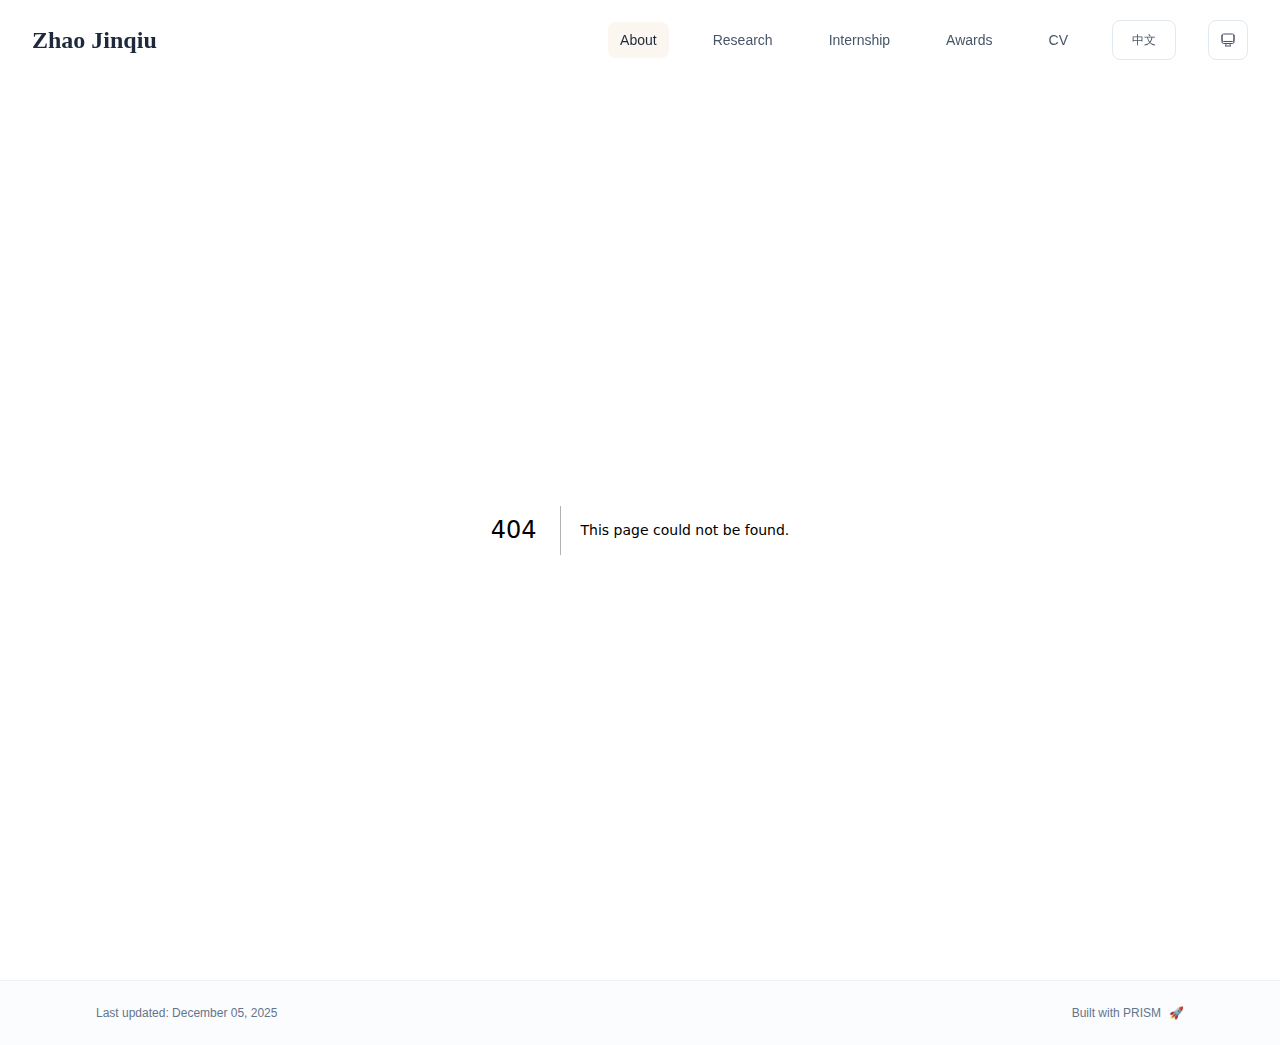
<file: 404/index.html>
<!DOCTYPE html><html lang="en" class="scroll-smooth"><head><meta charSet="utf-8"/><meta name="viewport" content="width=device-width, initial-scale=1"/><link rel="stylesheet" href="/_next/static/css/98bbb1cee2c82b15.css" data-precedence="next"/><link rel="preload" as="script" fetchPriority="low" href="/_next/static/chunks/webpack-679b75d1c4c2027c.js"/><script src="/_next/static/chunks/4bd1b696-70b6d399998de86a.js" async=""></script><script src="/_next/static/chunks/684-5aaa8290a129f299.js" async=""></script><script src="/_next/static/chunks/main-app-9e353c689062154a.js" async=""></script><script src="/_next/static/chunks/17-9c04c9413a9f9f1f.js" async=""></script><script src="/_next/static/chunks/244-4d871f3be16e85f2.js" async=""></script><script src="/_next/static/chunks/380-48dd181d62896b27.js" async=""></script><script src="/_next/static/chunks/app/layout-5d71245a5e1b1731.js" async=""></script><meta name="robots" content="noindex"/><title>404: This page could not be found.</title><link rel="icon" href="/favicon.svg" type="image/svg+xml"/><script>
              try {
                const theme = localStorage.getItem('theme-storage');
                const parsed = theme ? JSON.parse(theme) : null;
                const setting = parsed?.state?.theme || 'system';
                const prefersDark = typeof window !== 'undefined' && window.matchMedia && window.matchMedia('(prefers-color-scheme: dark)').matches;
                const effective = setting === 'dark' ? 'dark' : (setting === 'light' ? 'light' : (prefersDark ? 'dark' : 'light'));
                var root = document.documentElement;
                root.classList.add(effective);
                root.setAttribute('data-theme', effective);
              } catch (e) {
                var root = document.documentElement;
                root.classList.add('light');
                root.setAttribute('data-theme', 'light');
              }
            </script><title>Zhao Jinqiu - 个人主页</title><meta name="description" content="Zhao Jinqiu&#x27;s personal website"/><meta name="author" content="Zhao Jinqiu"/><meta name="keywords" content="zhaojinqiu,Zhao Jinqiu,赵锦秋,个人主页"/><meta name="creator" content="Zhao Jinqiu"/><meta name="publisher" content="Zhao Jinqiu"/><meta property="og:title" content="Zhao Jinqiu"/><meta property="og:description" content="Master student at National University of Singapore."/><meta property="og:site_name" content="Zhao Jinqiu&#x27;s Academic Website"/><meta property="og:locale" content="en_US"/><meta property="og:type" content="website"/><meta name="twitter:card" content="summary"/><meta name="twitter:title" content="Zhao Jinqiu"/><meta name="twitter:description" content="Master student at National University of Singapore."/><link rel="icon" href="/favicon.svg"/><script>document.querySelectorAll('body link[rel="icon"], body link[rel="apple-touch-icon"]').forEach(el => document.head.appendChild(el))</script><script src="/_next/static/chunks/polyfills-42372ed130431b0a.js" noModule=""></script></head><body class="font-sans antialiased"><div style="visibility:hidden"><nav class="fixed top-0 left-0 right-0 z-50" data-headlessui-state=""><div class="transition-all duration-300 ease-out bg-transparent" style="transform:translateY(-100px)"><div class="max-w-7xl mx-auto px-4 sm:px-6 lg:px-8"><div class="flex justify-between items-center h-16 lg:h-20"><div class="flex-shrink-0" tabindex="0"><a class="text-xl lg:text-2xl font-serif font-semibold text-primary hover:text-accent transition-colors duration-200" href="/">Zhao Jinqiu</a></div><div class="hidden lg:block"><div class="ml-10 flex items-center space-x-8"><div class="flex items-baseline space-x-8"><a class="relative px-3 py-2 text-sm font-medium transition-all duration-200 rounded hover:bg-accent/10 hover:shadow-sm text-primary" href="/"><span class="relative z-10">About</span><div class="absolute inset-0 bg-accent/10 rounded-lg"></div></a><a class="relative px-3 py-2 text-sm font-medium transition-all duration-200 rounded hover:bg-accent/10 hover:shadow-sm text-neutral-600 hover:text-primary" href="/publications/"><span class="relative z-10">Research</span></a><a class="relative px-3 py-2 text-sm font-medium transition-all duration-200 rounded hover:bg-accent/10 hover:shadow-sm text-neutral-600 hover:text-primary" href="/teaching/"><span class="relative z-10">Internship</span></a><a class="relative px-3 py-2 text-sm font-medium transition-all duration-200 rounded hover:bg-accent/10 hover:shadow-sm text-neutral-600 hover:text-primary" href="/awards/"><span class="relative z-10">Awards</span></a><a class="relative px-3 py-2 text-sm font-medium transition-all duration-200 rounded hover:bg-accent/10 hover:shadow-sm text-neutral-600 hover:text-primary" href="/cv/"><span class="relative z-10">CV</span></a></div><div class="flex items-center justify-center w-10 h-10 rounded-lg border border-neutral-200 dark:border-[rgba(148,163,184,0.24)] bg-background dark:bg-neutral-800"><div class="w-4 h-4 rounded-full bg-neutral-300 animate-pulse"></div></div><div class="flex items-center justify-center w-10 h-10 rounded-lg border border-neutral-200 dark:border-[rgba(148,163,184,0.24)] bg-background dark:bg-neutral-800"><div class="w-4 h-4 rounded-full bg-neutral-300 animate-pulse"></div></div></div></div><div class="lg:hidden flex items-center space-x-2"><div class="flex items-center justify-center w-10 h-10 rounded-lg border border-neutral-200 dark:border-[rgba(148,163,184,0.24)] bg-background dark:bg-neutral-800"><div class="w-4 h-4 rounded-full bg-neutral-300 animate-pulse"></div></div><div class="flex items-center justify-center w-10 h-10 rounded-lg border border-neutral-200 dark:border-[rgba(148,163,184,0.24)] bg-background dark:bg-neutral-800"><div class="w-4 h-4 rounded-full bg-neutral-300 animate-pulse"></div></div><button class="inline-flex items-center justify-center p-2 rounded-md text-neutral-600 hover:text-primary hover:bg-neutral-100 dark:hover:bg-neutral-800 focus:outline-none focus:ring-2 focus:ring-inset focus:ring-accent transition-colors duration-200" id="headlessui-disclosure-button-«R7pdb»" type="button" aria-expanded="false" data-headlessui-state=""><span class="sr-only">Open main menu</span><div><svg xmlns="http://www.w3.org/2000/svg" fill="none" viewBox="0 0 24 24" stroke-width="1.5" stroke="currentColor" aria-hidden="true" data-slot="icon" class="block h-6 w-6"><path stroke-linecap="round" stroke-linejoin="round" d="M3.75 6.75h16.5M3.75 12h16.5m-16.5 5.25h16.5"></path></svg></div></button></div></div></div></div></nav><main class="min-h-screen pt-16 lg:pt-20"><div style="font-family:system-ui,&quot;Segoe UI&quot;,Roboto,Helvetica,Arial,sans-serif,&quot;Apple Color Emoji&quot;,&quot;Segoe UI Emoji&quot;;height:100vh;text-align:center;display:flex;flex-direction:column;align-items:center;justify-content:center"><div><style>body{color:#000;background:#fff;margin:0}.next-error-h1{border-right:1px solid rgba(0,0,0,.3)}@media (prefers-color-scheme:dark){body{color:#fff;background:#000}.next-error-h1{border-right:1px solid rgba(255,255,255,.3)}}</style><h1 class="next-error-h1" style="display:inline-block;margin:0 20px 0 0;padding:0 23px 0 0;font-size:24px;font-weight:500;vertical-align:top;line-height:49px">404</h1><div style="display:inline-block"><h2 style="font-size:14px;font-weight:400;line-height:49px;margin:0">This page could not be found.</h2></div></div></div><!--$--><!--/$--><!--$--><!--/$--></main><footer class="border-t border-neutral-200/50 bg-neutral-50/50 dark:bg-neutral-900/50 dark:border-neutral-700/50"><div class="max-w-6xl mx-auto px-4 sm:px-6 lg:px-8 py-6"><div class="flex flex-col sm:flex-row justify-between items-center gap-2"><p class="text-xs text-neutral-500">Last updated: <!-- -->December 05, 2025</p><p class="text-xs text-neutral-500 flex items-center"><a href="https://github.com/xyjoey/PRISM" target="_blank" rel="noopener noreferrer">Built with PRISM</a><span class="ml-2">🚀</span></p></div></div></footer></div><script src="/_next/static/chunks/webpack-679b75d1c4c2027c.js" async=""></script><script>(self.__next_f=self.__next_f||[]).push([0])</script><script>self.__next_f.push([1,"1:\"$Sreact.fragment\"\n2:I[3719,[\"17\",\"static/chunks/17-9c04c9413a9f9f1f.js\",\"244\",\"static/chunks/244-4d871f3be16e85f2.js\",\"380\",\"static/chunks/380-48dd181d62896b27.js\",\"177\",\"static/chunks/app/layout-5d71245a5e1b1731.js\"],\"ThemeProvider\"]\n3:I[4574,[\"17\",\"static/chunks/17-9c04c9413a9f9f1f.js\",\"244\",\"static/chunks/244-4d871f3be16e85f2.js\",\"380\",\"static/chunks/380-48dd181d62896b27.js\",\"177\",\"static/chunks/app/layout-5d71245a5e1b1731.js\"],\"default\"]\n4:I[7555,[],\"\"]\n5:I[1295,[],\"\"]\n6:I[2548,[\"17\",\"static/chunks/17-9c04c9413a9f9f1f.js\",\"244\",\"static/chunks/244-4d871f3be16e85f2.js\",\"380\",\"static/chunks/380-48dd181d62896b27.js\",\"177\",\"static/chunks/app/layout-5d71245a5e1b1731.js\"],\"default\"]\n7:I[9665,[],\"MetadataBoundary\"]\n9:I[9665,[],\"OutletBoundary\"]\nc:I[4911,[],\"AsyncMetadataOutlet\"]\ne:I[9665,[],\"ViewportBoundary\"]\n10:I[6614,[],\"\"]\n:HL[\"/_next/static/css/98bbb1cee2c82b15.css\",\"style\"]\n"])</script><script>self.__next_f.push([1,"0:{\"P\":null,\"b\":\"mYPCqkgKJKBP6d5zm3p8T\",\"p\":\"\",\"c\":[\"\",\"_not-found\",\"\"],\"i\":false,\"f\":[[[\"\",{\"children\":[\"/_not-found\",{\"children\":[\"__PAGE__\",{}]}]},\"$undefined\",\"$undefined\",true],[\"\",[\"$\",\"$1\",\"c\",{\"children\":[[[\"$\",\"link\",\"0\",{\"rel\":\"stylesheet\",\"href\":\"/_next/static/css/98bbb1cee2c82b15.css\",\"precedence\":\"next\",\"crossOrigin\":\"$undefined\",\"nonce\":\"$undefined\"}]],[\"$\",\"html\",null,{\"lang\":\"en\",\"className\":\"scroll-smooth\",\"suppressHydrationWarning\":true,\"children\":[[\"$\",\"head\",null,{\"children\":[[\"$\",\"link\",null,{\"rel\":\"icon\",\"href\":\"/favicon.svg\",\"type\":\"image/svg+xml\"}],[\"$\",\"script\",null,{\"dangerouslySetInnerHTML\":{\"__html\":\"\\n              try {\\n                const theme = localStorage.getItem('theme-storage');\\n                const parsed = theme ? JSON.parse(theme) : null;\\n                const setting = parsed?.state?.theme || 'system';\\n                const prefersDark = typeof window !== 'undefined' \u0026\u0026 window.matchMedia \u0026\u0026 window.matchMedia('(prefers-color-scheme: dark)').matches;\\n                const effective = setting === 'dark' ? 'dark' : (setting === 'light' ? 'light' : (prefersDark ? 'dark' : 'light'));\\n                var root = document.documentElement;\\n                root.classList.add(effective);\\n                root.setAttribute('data-theme', effective);\\n              } catch (e) {\\n                var root = document.documentElement;\\n                root.classList.add('light');\\n                root.setAttribute('data-theme', 'light');\\n              }\\n            \"}}]]}],[\"$\",\"body\",null,{\"className\":\"font-sans antialiased\",\"children\":[\"$\",\"$L2\",null,{\"children\":[[\"$\",\"$L3\",null,{\"itemsEn\":[{\"title\":\"About\",\"type\":\"page\",\"target\":\"about\",\"href\":\"/\"},{\"title\":\"Research\",\"type\":\"page\",\"target\":\"publications\",\"href\":\"/publications\"},{\"title\":\"Internship\",\"type\":\"page\",\"target\":\"teaching\",\"href\":\"/teaching\"},{\"title\":\"Awards\",\"type\":\"page\",\"target\":\"awards\",\"href\":\"/awards\"},{\"title\":\"CV\",\"type\":\"page\",\"target\":\"cv\",\"href\":\"/cv\"}],\"itemsZh\":[{\"title\":\"关于\",\"type\":\"page\",\"target\":\"about\",\"href\":\"/\"},{\"title\":\"研究\",\"type\":\"page\",\"target\":\"publications\",\"href\":\"/publications\"},{\"title\":\"实习\",\"type\":\"page\",\"target\":\"teaching\",\"href\":\"/teaching\"},{\"title\":\"荣誉\",\"type\":\"page\",\"target\":\"awards\",\"href\":\"/awards\"},{\"title\":\"简历\",\"type\":\"page\",\"target\":\"cv\",\"href\":\"/cv\"}],\"siteTitleEn\":\"Zhao Jinqiu\",\"siteTitleZh\":\"赵锦秋\",\"enableOnePageModeEn\":false,\"enableOnePageModeZh\":true}],[\"$\",\"main\",null,{\"className\":\"min-h-screen pt-16 lg:pt-20\",\"children\":[\"$\",\"$L4\",null,{\"parallelRouterKey\":\"children\",\"error\":\"$undefined\",\"errorStyles\":\"$undefined\",\"errorScripts\":\"$undefined\",\"template\":[\"$\",\"$L5\",null,{}],\"templateStyles\":\"$undefined\",\"templateScripts\":\"$undefined\",\"notFound\":[[[\"$\",\"title\",null,{\"children\":\"404: This page could not be found.\"}],[\"$\",\"div\",null,{\"style\":{\"fontFamily\":\"system-ui,\\\"Segoe UI\\\",Roboto,Helvetica,Arial,sans-serif,\\\"Apple Color Emoji\\\",\\\"Segoe UI Emoji\\\"\",\"height\":\"100vh\",\"textAlign\":\"center\",\"display\":\"flex\",\"flexDirection\":\"column\",\"alignItems\":\"center\",\"justifyContent\":\"center\"},\"children\":[\"$\",\"div\",null,{\"children\":[[\"$\",\"style\",null,{\"dangerouslySetInnerHTML\":{\"__html\":\"body{color:#000;background:#fff;margin:0}.next-error-h1{border-right:1px solid rgba(0,0,0,.3)}@media (prefers-color-scheme:dark){body{color:#fff;background:#000}.next-error-h1{border-right:1px solid rgba(255,255,255,.3)}}\"}}],[\"$\",\"h1\",null,{\"className\":\"next-error-h1\",\"style\":{\"display\":\"inline-block\",\"margin\":\"0 20px 0 0\",\"padding\":\"0 23px 0 0\",\"fontSize\":24,\"fontWeight\":500,\"verticalAlign\":\"top\",\"lineHeight\":\"49px\"},\"children\":404}],[\"$\",\"div\",null,{\"style\":{\"display\":\"inline-block\"},\"children\":[\"$\",\"h2\",null,{\"style\":{\"fontSize\":14,\"fontWeight\":400,\"lineHeight\":\"49px\",\"margin\":0},\"children\":\"This page could not be found.\"}]}]]}]}]],[]],\"forbidden\":\"$undefined\",\"unauthorized\":\"$undefined\"}]}],[\"$\",\"$L6\",null,{\"lastUpdated\":\"December 05, 2025\"}]]}]}]]}]]}],{\"children\":[\"/_not-found\",[\"$\",\"$1\",\"c\",{\"children\":[null,[\"$\",\"$L4\",null,{\"parallelRouterKey\":\"children\",\"error\":\"$undefined\",\"errorStyles\":\"$undefined\",\"errorScripts\":\"$undefined\",\"template\":[\"$\",\"$L5\",null,{}],\"templateStyles\":\"$undefined\",\"templateScripts\":\"$undefined\",\"notFound\":\"$undefined\",\"forbidden\":\"$undefined\",\"unauthorized\":\"$undefined\"}]]}],{\"children\":[\"__PAGE__\",[\"$\",\"$1\",\"c\",{\"children\":[[[\"$\",\"title\",null,{\"children\":\"404: This page could not be found.\"}],[\"$\",\"div\",null,{\"style\":\"$0:f:0:1:1:props:children:1:props:children:1:props:children:props:children:1:props:children:props:notFound:0:1:props:style\",\"children\":[\"$\",\"div\",null,{\"children\":[[\"$\",\"style\",null,{\"dangerouslySetInnerHTML\":{\"__html\":\"body{color:#000;background:#fff;margin:0}.next-error-h1{border-right:1px solid rgba(0,0,0,.3)}@media (prefers-color-scheme:dark){body{color:#fff;background:#000}.next-error-h1{border-right:1px solid rgba(255,255,255,.3)}}\"}}],[\"$\",\"h1\",null,{\"className\":\"next-error-h1\",\"style\":\"$0:f:0:1:1:props:children:1:props:children:1:props:children:props:children:1:props:children:props:notFound:0:1:props:children:props:children:1:props:style\",\"children\":404}],[\"$\",\"div\",null,{\"style\":\"$0:f:0:1:1:props:children:1:props:children:1:props:children:props:children:1:props:children:props:notFound:0:1:props:children:props:children:2:props:style\",\"children\":[\"$\",\"h2\",null,{\"style\":\"$0:f:0:1:1:props:children:1:props:children:1:props:children:props:children:1:props:children:props:notFound:0:1:props:children:props:children:2:props:children:props:style\",\"children\":\"This page could not be found.\"}]}]]}]}]],[\"$\",\"$L7\",null,{\"children\":\"$L8\"}],null,[\"$\",\"$L9\",null,{\"children\":[\"$La\",\"$Lb\",[\"$\",\"$Lc\",null,{\"promise\":\"$@d\"}]]}]]}],{},null,false]},null,false]},null,false],[\"$\",\"$1\",\"h\",{\"children\":[[\"$\",\"meta\",null,{\"name\":\"robots\",\"content\":\"noindex\"}],[\"$\",\"$1\",\"rbH6xXrbtu7_T2_kxwAEF\",{\"children\":[[\"$\",\"$Le\",null,{\"children\":\"$Lf\"}],null]}],null]}],false]],\"m\":\"$undefined\",\"G\":[\"$10\",\"$undefined\"],\"s\":false,\"S\":true}\n"])</script><script>self.__next_f.push([1,"11:\"$Sreact.suspense\"\n12:I[4911,[],\"AsyncMetadata\"]\n8:[\"$\",\"$11\",null,{\"fallback\":null,\"children\":[\"$\",\"$L12\",null,{\"promise\":\"$@13\"}]}]\n"])</script><script>self.__next_f.push([1,"b:null\n"])</script><script>self.__next_f.push([1,"f:[[\"$\",\"meta\",\"0\",{\"charSet\":\"utf-8\"}],[\"$\",\"meta\",\"1\",{\"name\":\"viewport\",\"content\":\"width=device-width, initial-scale=1\"}]]\na:null\n"])</script><script>self.__next_f.push([1,"13:{\"metadata\":[[\"$\",\"title\",\"0\",{\"children\":\"Zhao Jinqiu - 个人主页\"}],[\"$\",\"meta\",\"1\",{\"name\":\"description\",\"content\":\"Zhao Jinqiu's personal website\"}],[\"$\",\"meta\",\"2\",{\"name\":\"author\",\"content\":\"Zhao Jinqiu\"}],[\"$\",\"meta\",\"3\",{\"name\":\"keywords\",\"content\":\"zhaojinqiu,Zhao Jinqiu,赵锦秋,个人主页\"}],[\"$\",\"meta\",\"4\",{\"name\":\"creator\",\"content\":\"Zhao Jinqiu\"}],[\"$\",\"meta\",\"5\",{\"name\":\"publisher\",\"content\":\"Zhao Jinqiu\"}],[\"$\",\"meta\",\"6\",{\"property\":\"og:title\",\"content\":\"Zhao Jinqiu\"}],[\"$\",\"meta\",\"7\",{\"property\":\"og:description\",\"content\":\"Master student at National University of Singapore.\"}],[\"$\",\"meta\",\"8\",{\"property\":\"og:site_name\",\"content\":\"Zhao Jinqiu's Academic Website\"}],[\"$\",\"meta\",\"9\",{\"property\":\"og:locale\",\"content\":\"en_US\"}],[\"$\",\"meta\",\"10\",{\"property\":\"og:type\",\"content\":\"website\"}],[\"$\",\"meta\",\"11\",{\"name\":\"twitter:card\",\"content\":\"summary\"}],[\"$\",\"meta\",\"12\",{\"name\":\"twitter:title\",\"content\":\"Zhao Jinqiu\"}],[\"$\",\"meta\",\"13\",{\"name\":\"twitter:description\",\"content\":\"Master student at National University of Singapore.\"}],[\"$\",\"link\",\"14\",{\"rel\":\"icon\",\"href\":\"/favicon.svg\"}]],\"error\":null,\"digest\":\"$undefined\"}\nd:{\"metadata\":\"$13:metadata\",\"error\":null,\"digest\":\"$undefined\"}\n"])</script></body></html>
</file>
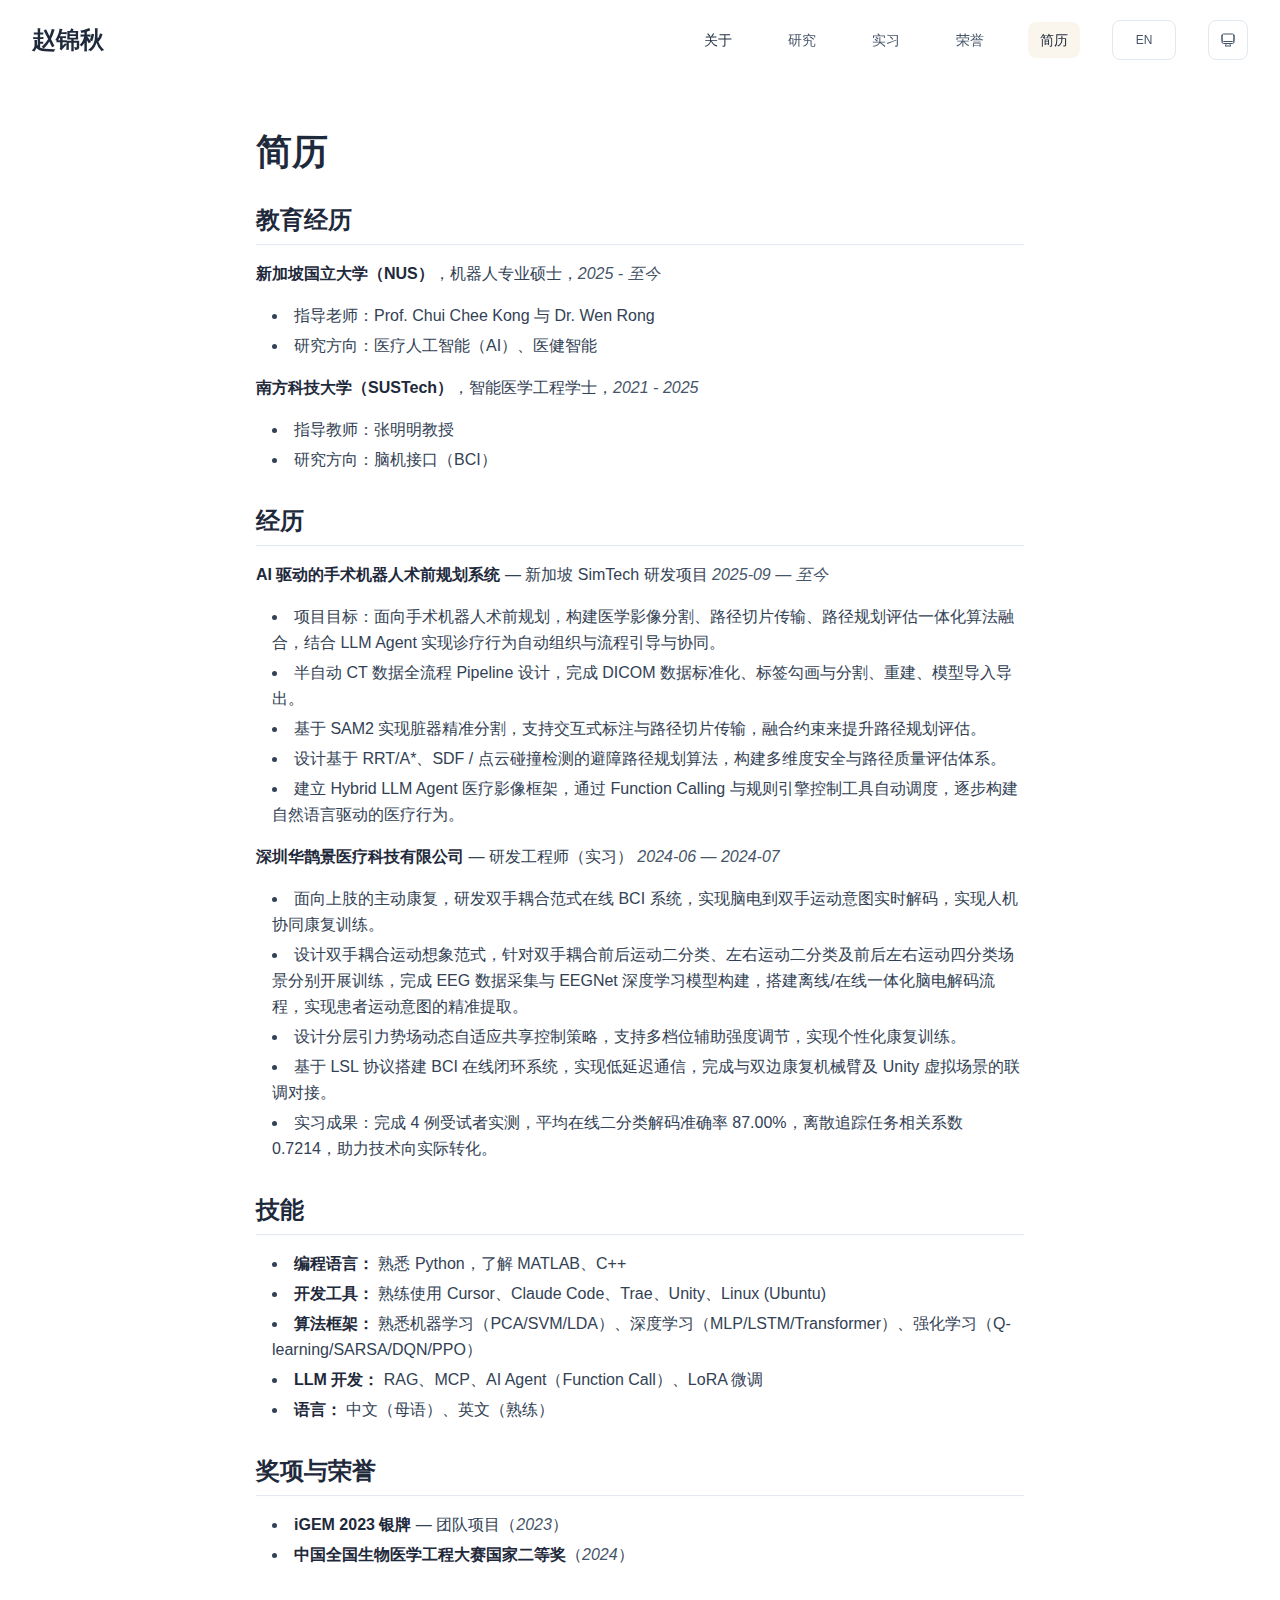
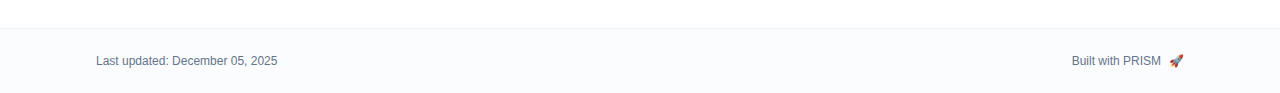
<file: cv/index.html>
<!DOCTYPE html><html lang="zh" class="scroll-smooth"><head><meta charSet="utf-8"/><meta name="viewport" content="width=device-width, initial-scale=1"/><link rel="stylesheet" href="/_next/static/css/98bbb1cee2c82b15.css" data-precedence="next"/><link rel="preload" as="script" fetchPriority="low" href="/_next/static/chunks/webpack-679b75d1c4c2027c.js"/><script src="/_next/static/chunks/4bd1b696-70b6d399998de86a.js" async=""></script><script src="/_next/static/chunks/684-5aaa8290a129f299.js" async=""></script><script src="/_next/static/chunks/main-app-9e353c689062154a.js" async=""></script><script src="/_next/static/chunks/17-9c04c9413a9f9f1f.js" async=""></script><script src="/_next/static/chunks/244-4d871f3be16e85f2.js" async=""></script><script src="/_next/static/chunks/380-48dd181d62896b27.js" async=""></script><script src="/_next/static/chunks/app/layout-36f69df2048063d4.js" async=""></script><script src="/_next/static/chunks/178-595a94b9af1e67b5.js" async=""></script><script src="/_next/static/chunks/748-8e56bba821f73763.js" async=""></script><script src="/_next/static/chunks/app/%5Bslug%5D/page-f7bc8144f8b53cbe.js" async=""></script><link rel="icon" href="/favicon.svg" type="image/svg+xml"/><script>
              try {
                const theme = localStorage.getItem('theme-storage');
                const parsed = theme ? JSON.parse(theme) : null;
                const setting = parsed?.state?.theme || 'system';
                const prefersDark = typeof window !== 'undefined' && window.matchMedia && window.matchMedia('(prefers-color-scheme: dark)').matches;
                const effective = setting === 'dark' ? 'dark' : (setting === 'light' ? 'light' : (prefersDark ? 'dark' : 'light'));
                var root = document.documentElement;
                root.classList.add(effective);
                root.setAttribute('data-theme', effective);
              } catch (e) {
                var root = document.documentElement;
                root.classList.add('light');
                root.setAttribute('data-theme', 'light');
              }
            </script><title>简历 | 赵锦秋</title><meta name="author" content="赵锦秋"/><meta name="keywords" content="zhaojinqiu,Zhao Jinqiu,赵锦秋,个人主页"/><meta name="creator" content="赵锦秋"/><meta name="publisher" content="赵锦秋"/><meta property="og:title" content="赵锦秋"/><meta property="og:description" content="新加坡国立大学机器人方向硕士生。"/><meta property="og:site_name" content="赵锦秋的学术主页"/><meta property="og:locale" content="zh_CN"/><meta property="og:type" content="website"/><meta name="twitter:card" content="summary"/><meta name="twitter:title" content="赵锦秋"/><meta name="twitter:description" content="新加坡国立大学机器人方向硕士生。"/><link rel="icon" href="/favicon.svg"/><script>document.querySelectorAll('body link[rel="icon"], body link[rel="apple-touch-icon"]').forEach(el => document.head.appendChild(el))</script><script src="/_next/static/chunks/polyfills-42372ed130431b0a.js" noModule=""></script></head><body class="font-sans antialiased"><div style="visibility:hidden"><nav class="fixed top-0 left-0 right-0 z-50" data-headlessui-state=""><div class="transition-all duration-300 ease-out bg-transparent" style="transform:translateY(-100px)"><div class="max-w-7xl mx-auto px-4 sm:px-6 lg:px-8"><div class="flex justify-between items-center h-16 lg:h-20"><div class="flex-shrink-0" tabindex="0"><a class="text-xl lg:text-2xl font-serif font-semibold text-primary hover:text-accent transition-colors duration-200" href="/">赵锦秋</a></div><div class="hidden lg:block"><div class="ml-10 flex items-center space-x-8"><div class="flex items-baseline space-x-8"><a class="relative px-3 py-2 text-sm font-medium transition-all duration-200 rounded hover:bg-accent/10 hover:shadow-sm text-primary" href="/"><span class="relative z-10">关于</span><div class="absolute inset-0 bg-accent/10 rounded-lg"></div></a><a class="relative px-3 py-2 text-sm font-medium transition-all duration-200 rounded hover:bg-accent/10 hover:shadow-sm text-neutral-600 hover:text-primary" href="/publications/"><span class="relative z-10">研究</span></a><a class="relative px-3 py-2 text-sm font-medium transition-all duration-200 rounded hover:bg-accent/10 hover:shadow-sm text-neutral-600 hover:text-primary" href="/teaching/"><span class="relative z-10">实习</span></a><a class="relative px-3 py-2 text-sm font-medium transition-all duration-200 rounded hover:bg-accent/10 hover:shadow-sm text-neutral-600 hover:text-primary" href="/awards/"><span class="relative z-10">荣誉</span></a><a class="relative px-3 py-2 text-sm font-medium transition-all duration-200 rounded hover:bg-accent/10 hover:shadow-sm text-primary" href="/cv/"><span class="relative z-10">简历</span><div class="absolute inset-0 bg-accent/10 rounded-lg"></div></a></div><div class="flex items-center justify-center w-10 h-10 rounded-lg border border-neutral-200 dark:border-[rgba(148,163,184,0.24)] bg-background dark:bg-neutral-800"><div class="w-4 h-4 rounded-full bg-neutral-300 animate-pulse"></div></div><div class="flex items-center justify-center w-10 h-10 rounded-lg border border-neutral-200 dark:border-[rgba(148,163,184,0.24)] bg-background dark:bg-neutral-800"><div class="w-4 h-4 rounded-full bg-neutral-300 animate-pulse"></div></div></div></div><div class="lg:hidden flex items-center space-x-2"><div class="flex items-center justify-center w-10 h-10 rounded-lg border border-neutral-200 dark:border-[rgba(148,163,184,0.24)] bg-background dark:bg-neutral-800"><div class="w-4 h-4 rounded-full bg-neutral-300 animate-pulse"></div></div><div class="flex items-center justify-center w-10 h-10 rounded-lg border border-neutral-200 dark:border-[rgba(148,163,184,0.24)] bg-background dark:bg-neutral-800"><div class="w-4 h-4 rounded-full bg-neutral-300 animate-pulse"></div></div><button class="inline-flex items-center justify-center p-2 rounded-md text-neutral-600 hover:text-primary hover:bg-neutral-100 dark:hover:bg-neutral-800 focus:outline-none focus:ring-2 focus:ring-inset focus:ring-accent transition-colors duration-200" id="headlessui-disclosure-button-«R7pdb»" type="button" aria-expanded="false" data-headlessui-state=""><span class="sr-only">Open main menu</span><div><svg xmlns="http://www.w3.org/2000/svg" fill="none" viewBox="0 0 24 24" stroke-width="1.5" stroke="currentColor" aria-hidden="true" data-slot="icon" class="block h-6 w-6"><path stroke-linecap="round" stroke-linejoin="round" d="M3.75 6.75h16.5M3.75 12h16.5m-16.5 5.25h16.5"></path></svg></div></button></div></div></div></div></nav><main class="min-h-screen pt-16 lg:pt-20"><div class="max-w-4xl mx-auto px-4 sm:px-6 lg:px-8 py-12"><div class="max-w-3xl mx-auto" style="opacity:0;transform:translateY(20px)"><h1 class="text-4xl font-serif font-bold text-primary mb-4">简历</h1><div class="text-neutral-700 dark:text-neutral-600 leading-relaxed"><h2 class="text-2xl font-serif font-bold text-primary mt-8 mb-4 border-b border-neutral-200 dark:border-neutral-800 pb-2">教育经历</h2>
<p class="mb-4 last:mb-0"><strong class="font-semibold text-primary">新加坡国立大学（NUS）</strong>，机器人专业硕士，<em class="italic text-neutral-600 dark:text-neutral-500">2025 - 至今</em></p>
<ul class="list-disc list-inside mb-4 space-y-1 ml-4">
<li class="mb-1">指导老师：Prof. Chui Chee Kong 与 Dr. Wen Rong</li>
<li class="mb-1">研究方向：医疗人工智能（AI）、医健智能</li>
</ul>
<p class="mb-4 last:mb-0"><strong class="font-semibold text-primary">南方科技大学（SUSTech）</strong>，智能医学工程学士，<em class="italic text-neutral-600 dark:text-neutral-500">2021 - 2025</em></p>
<ul class="list-disc list-inside mb-4 space-y-1 ml-4">
<li class="mb-1">指导教师：张明明教授</li>
<li class="mb-1">研究方向：脑机接口（BCI）</li>
</ul>
<h2 class="text-2xl font-serif font-bold text-primary mt-8 mb-4 border-b border-neutral-200 dark:border-neutral-800 pb-2">经历</h2>
<p class="mb-4 last:mb-0"><strong class="font-semibold text-primary">AI 驱动的手术机器人术前规划系统</strong> — 新加坡 SimTech 研发项目
<em class="italic text-neutral-600 dark:text-neutral-500">2025-09 — 至今</em></p>
<ul class="list-disc list-inside mb-4 space-y-1 ml-4">
<li class="mb-1">项目目标：面向手术机器人术前规划，构建医学影像分割、路径切片传输、路径规划评估一体化算法融合，结合 LLM Agent 实现诊疗行为自动组织与流程引导与协同。</li>
<li class="mb-1">半自动 CT 数据全流程 Pipeline 设计，完成 DICOM 数据标准化、标签勾画与分割、重建、模型导入导出。</li>
<li class="mb-1">基于 SAM2 实现脏器精准分割，支持交互式标注与路径切片传输，融合约束来提升路径规划评估。</li>
<li class="mb-1">设计基于 RRT/A*、SDF / 点云碰撞检测的避障路径规划算法，构建多维度安全与路径质量评估体系。</li>
<li class="mb-1">建立 Hybrid LLM Agent 医疗影像框架，通过 Function Calling 与规则引擎控制工具自动调度，逐步构建自然语言驱动的医疗行为。</li>
</ul>
<p class="mb-4 last:mb-0"><strong class="font-semibold text-primary">深圳华鹊景医疗科技有限公司</strong> — 研发工程师（实习）
<em class="italic text-neutral-600 dark:text-neutral-500">2024-06 — 2024-07</em></p>
<ul class="list-disc list-inside mb-4 space-y-1 ml-4">
<li class="mb-1">面向上肢的主动康复，研发双手耦合范式在线 BCI 系统，实现脑电到双手运动意图实时解码，实现人机协同康复训练。</li>
<li class="mb-1">设计双手耦合运动想象范式，针对双手耦合前后运动二分类、左右运动二分类及前后左右运动四分类场景分别开展训练，完成 EEG 数据采集与 EEGNet 深度学习模型构建，搭建离线/在线一体化脑电解码流程，实现患者运动意图的精准提取。</li>
<li class="mb-1">设计分层引力势场动态自适应共享控制策略，支持多档位辅助强度调节，实现个性化康复训练。</li>
<li class="mb-1">基于 LSL 协议搭建 BCI 在线闭环系统，实现低延迟通信，完成与双边康复机械臂及 Unity 虚拟场景的联调对接。</li>
<li class="mb-1">实习成果：完成 4 例受试者实测，平均在线二分类解码准确率 87.00%，离散追踪任务相关系数 0.7214，助力技术向实际转化。</li>
</ul>
<h2 class="text-2xl font-serif font-bold text-primary mt-8 mb-4 border-b border-neutral-200 dark:border-neutral-800 pb-2">技能</h2>
<ul class="list-disc list-inside mb-4 space-y-1 ml-4">
<li class="mb-1"><strong class="font-semibold text-primary">编程语言：</strong> 熟悉 Python，了解 MATLAB、C++</li>
<li class="mb-1"><strong class="font-semibold text-primary">开发工具：</strong> 熟练使用 Cursor、Claude Code、Trae、Unity、Linux (Ubuntu)</li>
<li class="mb-1"><strong class="font-semibold text-primary">算法框架：</strong> 熟悉机器学习（PCA/SVM/LDA）、深度学习（MLP/LSTM/Transformer）、强化学习（Q-learning/SARSA/DQN/PPO）</li>
<li class="mb-1"><strong class="font-semibold text-primary">LLM 开发：</strong> RAG、MCP、AI Agent（Function Call）、LoRA 微调</li>
<li class="mb-1"><strong class="font-semibold text-primary">语言：</strong> 中文（母语）、英文（熟练）</li>
</ul>
<h2 class="text-2xl font-serif font-bold text-primary mt-8 mb-4 border-b border-neutral-200 dark:border-neutral-800 pb-2">奖项与荣誉</h2>
<ul class="list-disc list-inside mb-4 space-y-1 ml-4">
<li class="mb-1"><strong class="font-semibold text-primary">iGEM 2023 银牌</strong> — 团队项目（<em class="italic text-neutral-600 dark:text-neutral-500">2023</em>）</li>
<li class="mb-1"><strong class="font-semibold text-primary">中国全国生物医学工程大赛国家二等奖</strong>（<em class="italic text-neutral-600 dark:text-neutral-500">2024</em>）</li>
</ul></div></div></div><!--$--><!--/$--><!--$--><!--/$--></main><footer class="border-t border-neutral-200/50 bg-neutral-50/50 dark:bg-neutral-900/50 dark:border-neutral-700/50"><div class="max-w-6xl mx-auto px-4 sm:px-6 lg:px-8 py-6"><div class="flex flex-col sm:flex-row justify-between items-center gap-2"><p class="text-xs text-neutral-500">Last updated: <!-- -->December 05, 2025</p><p class="text-xs text-neutral-500 flex items-center"><a href="https://github.com/xyjoey/PRISM" target="_blank" rel="noopener noreferrer">Built with PRISM</a><span class="ml-2">🚀</span></p></div></div></footer></div><script src="/_next/static/chunks/webpack-679b75d1c4c2027c.js" async=""></script><script>(self.__next_f=self.__next_f||[]).push([0])</script><script>self.__next_f.push([1,"1:\"$Sreact.fragment\"\n2:I[3719,[\"17\",\"static/chunks/17-9c04c9413a9f9f1f.js\",\"244\",\"static/chunks/244-4d871f3be16e85f2.js\",\"380\",\"static/chunks/380-48dd181d62896b27.js\",\"177\",\"static/chunks/app/layout-36f69df2048063d4.js\"],\"ThemeProvider\"]\n3:I[4574,[\"17\",\"static/chunks/17-9c04c9413a9f9f1f.js\",\"244\",\"static/chunks/244-4d871f3be16e85f2.js\",\"380\",\"static/chunks/380-48dd181d62896b27.js\",\"177\",\"static/chunks/app/layout-36f69df2048063d4.js\"],\"default\"]\n4:I[7555,[],\"\"]\n5:I[1295,[],\"\"]\n6:I[2548,[\"17\",\"static/chunks/17-9c04c9413a9f9f1f.js\",\"244\",\"static/chunks/244-4d871f3be16e85f2.js\",\"380\",\"static/chunks/380-48dd181d62896b27.js\",\"177\",\"static/chunks/app/layout-36f69df2048063d4.js\"],\"default\"]\n8:I[9665,[],\"MetadataBoundary\"]\na:I[9665,[],\"OutletBoundary\"]\nd:I[4911,[],\"AsyncMetadataOutlet\"]\nf:I[9665,[],\"ViewportBoundary\"]\n11:I[6614,[],\"\"]\n:HL[\"/_next/static/css/98bbb1cee2c82b15.css\",\"style\"]\n"])</script><script>self.__next_f.push([1,"0:{\"P\":null,\"b\":\"44ipbIOhKoJX58-fyf2kY\",\"p\":\"\",\"c\":[\"\",\"cv\",\"\"],\"i\":false,\"f\":[[[\"\",{\"children\":[[\"slug\",\"cv\",\"d\"],{\"children\":[\"__PAGE__\",{}]}]},\"$undefined\",\"$undefined\",true],[\"\",[\"$\",\"$1\",\"c\",{\"children\":[[[\"$\",\"link\",\"0\",{\"rel\":\"stylesheet\",\"href\":\"/_next/static/css/98bbb1cee2c82b15.css\",\"precedence\":\"next\",\"crossOrigin\":\"$undefined\",\"nonce\":\"$undefined\"}]],[\"$\",\"html\",null,{\"lang\":\"zh\",\"className\":\"scroll-smooth\",\"suppressHydrationWarning\":true,\"children\":[[\"$\",\"head\",null,{\"children\":[[\"$\",\"link\",null,{\"rel\":\"icon\",\"href\":\"/favicon.svg\",\"type\":\"image/svg+xml\"}],[\"$\",\"script\",null,{\"dangerouslySetInnerHTML\":{\"__html\":\"\\n              try {\\n                const theme = localStorage.getItem('theme-storage');\\n                const parsed = theme ? JSON.parse(theme) : null;\\n                const setting = parsed?.state?.theme || 'system';\\n                const prefersDark = typeof window !== 'undefined' \u0026\u0026 window.matchMedia \u0026\u0026 window.matchMedia('(prefers-color-scheme: dark)').matches;\\n                const effective = setting === 'dark' ? 'dark' : (setting === 'light' ? 'light' : (prefersDark ? 'dark' : 'light'));\\n                var root = document.documentElement;\\n                root.classList.add(effective);\\n                root.setAttribute('data-theme', effective);\\n              } catch (e) {\\n                var root = document.documentElement;\\n                root.classList.add('light');\\n                root.setAttribute('data-theme', 'light');\\n              }\\n            \"}}]]}],[\"$\",\"body\",null,{\"className\":\"font-sans antialiased\",\"children\":[\"$\",\"$L2\",null,{\"children\":[[\"$\",\"$L3\",null,{\"itemsEn\":[{\"title\":\"About\",\"type\":\"page\",\"target\":\"about\",\"href\":\"/\"},{\"title\":\"Research\",\"type\":\"page\",\"target\":\"publications\",\"href\":\"/publications\"},{\"title\":\"Internship\",\"type\":\"page\",\"target\":\"teaching\",\"href\":\"/teaching\"},{\"title\":\"Awards\",\"type\":\"page\",\"target\":\"awards\",\"href\":\"/awards\"},{\"title\":\"CV\",\"type\":\"page\",\"target\":\"cv\",\"href\":\"/cv\"}],\"itemsZh\":[{\"title\":\"关于\",\"type\":\"page\",\"target\":\"about\",\"href\":\"/\"},{\"title\":\"研究\",\"type\":\"page\",\"target\":\"publications\",\"href\":\"/publications\"},{\"title\":\"实习\",\"type\":\"page\",\"target\":\"teaching\",\"href\":\"/teaching\"},{\"title\":\"荣誉\",\"type\":\"page\",\"target\":\"awards\",\"href\":\"/awards\"},{\"title\":\"简历\",\"type\":\"page\",\"target\":\"cv\",\"href\":\"/cv\"}],\"siteTitleEn\":\"Zhao Jinqiu\",\"siteTitleZh\":\"赵锦秋\",\"enableOnePageModeEn\":false,\"enableOnePageModeZh\":false}],[\"$\",\"main\",null,{\"className\":\"min-h-screen pt-16 lg:pt-20\",\"children\":[\"$\",\"$L4\",null,{\"parallelRouterKey\":\"children\",\"error\":\"$undefined\",\"errorStyles\":\"$undefined\",\"errorScripts\":\"$undefined\",\"template\":[\"$\",\"$L5\",null,{}],\"templateStyles\":\"$undefined\",\"templateScripts\":\"$undefined\",\"notFound\":[[[\"$\",\"title\",null,{\"children\":\"404: This page could not be found.\"}],[\"$\",\"div\",null,{\"style\":{\"fontFamily\":\"system-ui,\\\"Segoe UI\\\",Roboto,Helvetica,Arial,sans-serif,\\\"Apple Color Emoji\\\",\\\"Segoe UI Emoji\\\"\",\"height\":\"100vh\",\"textAlign\":\"center\",\"display\":\"flex\",\"flexDirection\":\"column\",\"alignItems\":\"center\",\"justifyContent\":\"center\"},\"children\":[\"$\",\"div\",null,{\"children\":[[\"$\",\"style\",null,{\"dangerouslySetInnerHTML\":{\"__html\":\"body{color:#000;background:#fff;margin:0}.next-error-h1{border-right:1px solid rgba(0,0,0,.3)}@media (prefers-color-scheme:dark){body{color:#fff;background:#000}.next-error-h1{border-right:1px solid rgba(255,255,255,.3)}}\"}}],[\"$\",\"h1\",null,{\"className\":\"next-error-h1\",\"style\":{\"display\":\"inline-block\",\"margin\":\"0 20px 0 0\",\"padding\":\"0 23px 0 0\",\"fontSize\":24,\"fontWeight\":500,\"verticalAlign\":\"top\",\"lineHeight\":\"49px\"},\"children\":404}],[\"$\",\"div\",null,{\"style\":{\"display\":\"inline-block\"},\"children\":[\"$\",\"h2\",null,{\"style\":{\"fontSize\":14,\"fontWeight\":400,\"lineHeight\":\"49px\",\"margin\":0},\"children\":\"This page could not be found.\"}]}]]}]}]],[]],\"forbidden\":\"$undefined\",\"unauthorized\":\"$undefined\"}]}],[\"$\",\"$L6\",null,{\"lastUpdated\":\"December 05, 2025\"}]]}]}]]}]]}],{\"children\":[[\"slug\",\"cv\",\"d\"],[\"$\",\"$1\",\"c\",{\"children\":[null,[\"$\",\"$L4\",null,{\"parallelRouterKey\":\"children\",\"error\":\"$undefined\",\"errorStyles\":\"$undefined\",\"errorScripts\":\"$undefined\",\"template\":[\"$\",\"$L5\",null,{}],\"templateStyles\":\"$undefined\",\"templateScripts\":\"$undefined\",\"notFound\":\"$undefined\",\"forbidden\":\"$undefined\",\"unauthorized\":\"$undefined\"}]]}],{\"children\":[\"__PAGE__\",[\"$\",\"$1\",\"c\",{\"children\":[\"$L7\",[\"$\",\"$L8\",null,{\"children\":\"$L9\"}],null,[\"$\",\"$La\",null,{\"children\":[\"$Lb\",\"$Lc\",[\"$\",\"$Ld\",null,{\"promise\":\"$@e\"}]]}]]}],{},null,false]},null,false]},null,false],[\"$\",\"$1\",\"h\",{\"children\":[null,[\"$\",\"$1\",\"cEzlk74BO9Lk-eOAqMNCx\",{\"children\":[[\"$\",\"$Lf\",null,{\"children\":\"$L10\"}],null]}],null]}],false]],\"m\":\"$undefined\",\"G\":[\"$11\",\"$undefined\"],\"s\":false,\"S\":true}\n"])</script><script>self.__next_f.push([1,"12:\"$Sreact.suspense\"\n13:I[4911,[],\"AsyncMetadata\"]\n15:I[4059,[\"17\",\"static/chunks/17-9c04c9413a9f9f1f.js\",\"178\",\"static/chunks/178-595a94b9af1e67b5.js\",\"748\",\"static/chunks/748-8e56bba821f73763.js\",\"182\",\"static/chunks/app/%5Bslug%5D/page-f7bc8144f8b53cbe.js\"],\"default\"]\n9:[\"$\",\"$12\",null,{\"fallback\":null,\"children\":[\"$\",\"$L13\",null,{\"promise\":\"$@14\"}]}]\n16:Tb15,"])</script><script>self.__next_f.push([1,"## 教育经历\n\n**新加坡国立大学（NUS）**，机器人专业硕士，*2025 - 至今*\n- 指导老师：Prof. Chui Chee Kong 与 Dr. Wen Rong\n- 研究方向：医疗人工智能（AI）、医健智能\n\n**南方科技大学（SUSTech）**，智能医学工程学士，*2021 - 2025*\n- 指导教师：张明明教授\n- 研究方向：脑机接口（BCI）\n\n## 经历\n\n**AI 驱动的手术机器人术前规划系统** — 新加坡 SimTech 研发项目\n*2025-09 — 至今*\n- 项目目标：面向手术机器人术前规划，构建医学影像分割、路径切片传输、路径规划评估一体化算法融合，结合 LLM Agent 实现诊疗行为自动组织与流程引导与协同。\n- 半自动 CT 数据全流程 Pipeline 设计，完成 DICOM 数据标准化、标签勾画与分割、重建、模型导入导出。\n- 基于 SAM2 实现脏器精准分割，支持交互式标注与路径切片传输，融合约束来提升路径规划评估。\n- 设计基于 RRT/A*、SDF / 点云碰撞检测的避障路径规划算法，构建多维度安全与路径质量评估体系。\n- 建立 Hybrid LLM Agent 医疗影像框架，通过 Function Calling 与规则引擎控制工具自动调度，逐步构建自然语言驱动的医疗行为。\n\n**深圳华鹊景医疗科技有限公司** — 研发工程师（实习）\n*2024-06 — 2024-07*\n- 面向上肢的主动康复，研发双手耦合范式在线 BCI 系统，实现脑电到双手运动意图实时解码，实现人机协同康复训练。\n- 设计双手耦合运动想象范式，针对双手耦合前后运动二分类、左右运动二分类及前后左右运动四分类场景分别开展训练，完成 EEG 数据采集与 EEGNet 深度学习模型构建，搭建离线/在线一体化脑电解码流程，实现患者运动意图的精准提取。\n- 设计分层引力势场动态自适应共享控制策略，支持多档位辅助强度调节，实现个性化康复训练。\n- 基于 LSL 协议搭建 BCI 在线闭环系统，实现低延迟通信，完成与双边康复机械臂及 Unity 虚拟场景的联调对接。\n- 实习成果：完成 4 例受试者实测，平均在线二分类解码准确率 87.00%，离散追踪任务相关系数 0.7214，助力技术向实际转化。\n\n## 技能\n\n- **编程语言：** 熟悉 Python，了解 MATLAB、C++\n- **开发工具：** 熟练使用 Cursor、Claude Code、Trae、Unity、Linux (Ubuntu)\n- **算法框架：** 熟悉机器学习（PCA/SVM/LDA）、深度学习（MLP/LSTM/Transformer）、强化学习（Q-learning/SARSA/DQN/PPO）\n- **LLM 开发：** RAG、MCP、AI Agent（Function Call）、LoRA 微调\n- **语言：** 中文（母语）、英文（熟练）\n\n## 奖项与荣誉\n\n- **iGEM 2023 银牌** — 团队项目（*2023*）\n- **中国全国生物医学工程大赛国家二等奖**（*2024*）\n"])</script><script>self.__next_f.push([1,"7:[\"$\",\"div\",null,{\"className\":\"max-w-4xl mx-auto px-4 sm:px-6 lg:px-8 py-12\",\"children\":[false,[\"$\",\"$L15\",null,{\"config\":{\"type\":\"text\",\"title\":\"简历\",\"source\":\"cv.md\"},\"content\":\"$16\"}],false]}]\n"])</script><script>self.__next_f.push([1,"c:null\n"])</script><script>self.__next_f.push([1,"10:[[\"$\",\"meta\",\"0\",{\"charSet\":\"utf-8\"}],[\"$\",\"meta\",\"1\",{\"name\":\"viewport\",\"content\":\"width=device-width, initial-scale=1\"}]]\nb:null\n"])</script><script>self.__next_f.push([1,"14:{\"metadata\":[[\"$\",\"title\",\"0\",{\"children\":\"简历 | 赵锦秋\"}],[\"$\",\"meta\",\"1\",{\"name\":\"author\",\"content\":\"赵锦秋\"}],[\"$\",\"meta\",\"2\",{\"name\":\"keywords\",\"content\":\"zhaojinqiu,Zhao Jinqiu,赵锦秋,个人主页\"}],[\"$\",\"meta\",\"3\",{\"name\":\"creator\",\"content\":\"赵锦秋\"}],[\"$\",\"meta\",\"4\",{\"name\":\"publisher\",\"content\":\"赵锦秋\"}],[\"$\",\"meta\",\"5\",{\"property\":\"og:title\",\"content\":\"赵锦秋\"}],[\"$\",\"meta\",\"6\",{\"property\":\"og:description\",\"content\":\"新加坡国立大学机器人方向硕士生。\"}],[\"$\",\"meta\",\"7\",{\"property\":\"og:site_name\",\"content\":\"赵锦秋的学术主页\"}],[\"$\",\"meta\",\"8\",{\"property\":\"og:locale\",\"content\":\"zh_CN\"}],[\"$\",\"meta\",\"9\",{\"property\":\"og:type\",\"content\":\"website\"}],[\"$\",\"meta\",\"10\",{\"name\":\"twitter:card\",\"content\":\"summary\"}],[\"$\",\"meta\",\"11\",{\"name\":\"twitter:title\",\"content\":\"赵锦秋\"}],[\"$\",\"meta\",\"12\",{\"name\":\"twitter:description\",\"content\":\"新加坡国立大学机器人方向硕士生。\"}],[\"$\",\"link\",\"13\",{\"rel\":\"icon\",\"href\":\"/favicon.svg\"}]],\"error\":null,\"digest\":\"$undefined\"}\ne:{\"metadata\":\"$14:metadata\",\"error\":null,\"digest\":\"$undefined\"}\n"])</script></body></html>
</file>
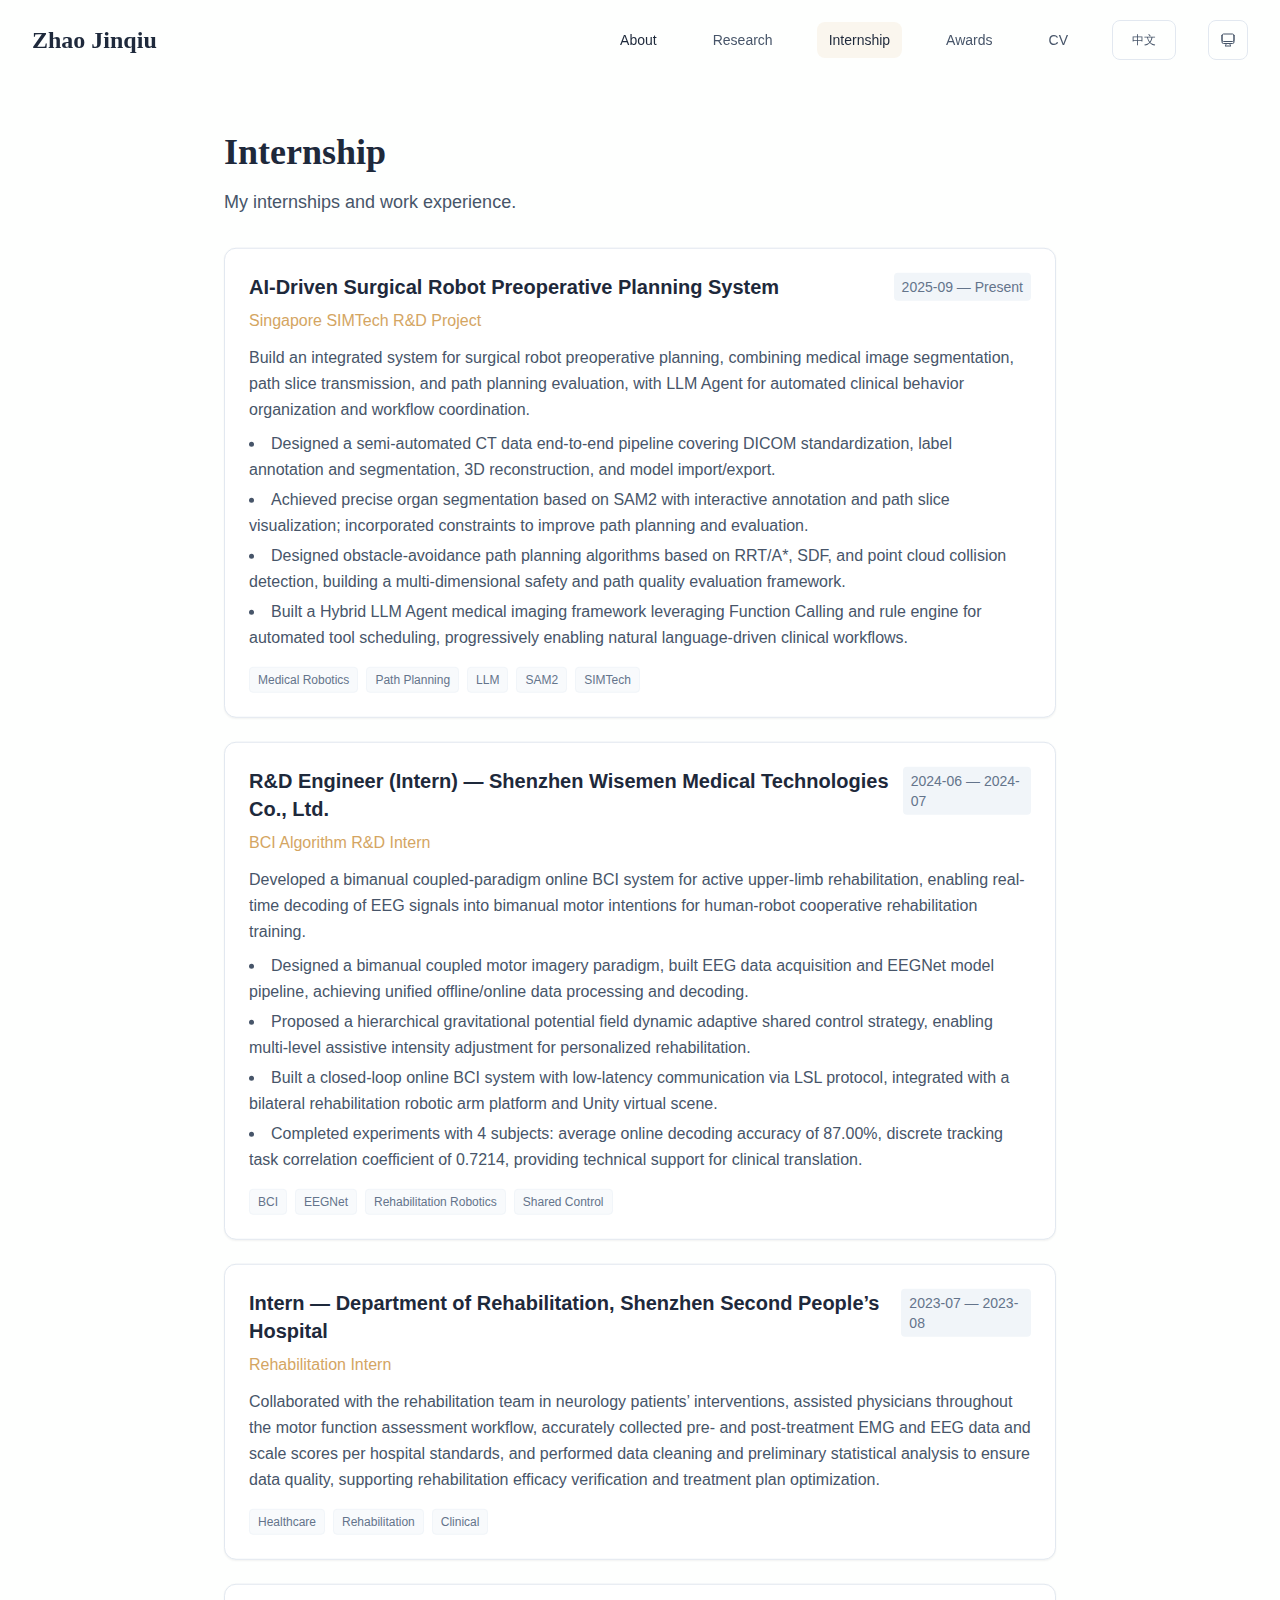
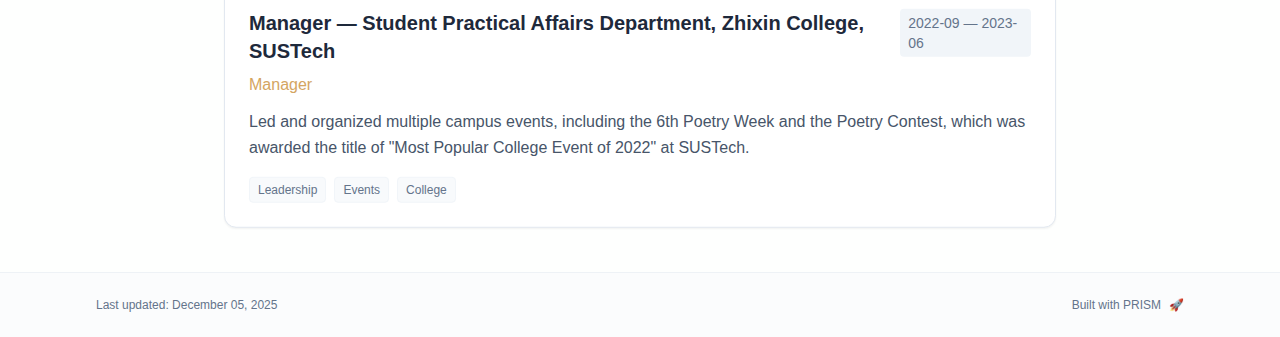
<file: teaching/index.html>
<!DOCTYPE html><html lang="en" class="scroll-smooth"><head><meta charSet="utf-8"/><meta name="viewport" content="width=device-width, initial-scale=1"/><link rel="stylesheet" href="/_next/static/css/98bbb1cee2c82b15.css" data-precedence="next"/><link rel="preload" as="script" fetchPriority="low" href="/_next/static/chunks/webpack-679b75d1c4c2027c.js"/><script src="/_next/static/chunks/4bd1b696-70b6d399998de86a.js" async=""></script><script src="/_next/static/chunks/684-5aaa8290a129f299.js" async=""></script><script src="/_next/static/chunks/main-app-9e353c689062154a.js" async=""></script><script src="/_next/static/chunks/17-9c04c9413a9f9f1f.js" async=""></script><script src="/_next/static/chunks/244-4d871f3be16e85f2.js" async=""></script><script src="/_next/static/chunks/380-48dd181d62896b27.js" async=""></script><script src="/_next/static/chunks/app/layout-5d71245a5e1b1731.js" async=""></script><script src="/_next/static/chunks/178-595a94b9af1e67b5.js" async=""></script><script src="/_next/static/chunks/748-8e56bba821f73763.js" async=""></script><script src="/_next/static/chunks/app/%5Bslug%5D/page-47ea303fb56e9ede.js" async=""></script><link rel="icon" href="/favicon.svg" type="image/svg+xml"/><script>
              try {
                const theme = localStorage.getItem('theme-storage');
                const parsed = theme ? JSON.parse(theme) : null;
                const setting = parsed?.state?.theme || 'system';
                const prefersDark = typeof window !== 'undefined' && window.matchMedia && window.matchMedia('(prefers-color-scheme: dark)').matches;
                const effective = setting === 'dark' ? 'dark' : (setting === 'light' ? 'light' : (prefersDark ? 'dark' : 'light'));
                var root = document.documentElement;
                root.classList.add(effective);
                root.setAttribute('data-theme', effective);
              } catch (e) {
                var root = document.documentElement;
                root.classList.add('light');
                root.setAttribute('data-theme', 'light');
              }
            </script><title>Internship | Zhao Jinqiu</title><meta name="description" content="My internships and work experience."/><meta name="author" content="Zhao Jinqiu"/><meta name="keywords" content="zhaojinqiu,Zhao Jinqiu,赵锦秋,个人主页"/><meta name="creator" content="Zhao Jinqiu"/><meta name="publisher" content="Zhao Jinqiu"/><meta property="og:title" content="Zhao Jinqiu"/><meta property="og:description" content="Master student at National University of Singapore."/><meta property="og:site_name" content="Zhao Jinqiu&#x27;s Academic Website"/><meta property="og:locale" content="en_US"/><meta property="og:type" content="website"/><meta name="twitter:card" content="summary"/><meta name="twitter:title" content="Zhao Jinqiu"/><meta name="twitter:description" content="Master student at National University of Singapore."/><link rel="icon" href="/favicon.svg"/><script>document.querySelectorAll('body link[rel="icon"], body link[rel="apple-touch-icon"]').forEach(el => document.head.appendChild(el))</script><script src="/_next/static/chunks/polyfills-42372ed130431b0a.js" noModule=""></script></head><body class="font-sans antialiased"><div style="visibility:hidden"><nav class="fixed top-0 left-0 right-0 z-50" data-headlessui-state=""><div class="transition-all duration-300 ease-out bg-transparent" style="transform:translateY(-100px)"><div class="max-w-7xl mx-auto px-4 sm:px-6 lg:px-8"><div class="flex justify-between items-center h-16 lg:h-20"><div class="flex-shrink-0" tabindex="0"><a class="text-xl lg:text-2xl font-serif font-semibold text-primary hover:text-accent transition-colors duration-200" href="/">Zhao Jinqiu</a></div><div class="hidden lg:block"><div class="ml-10 flex items-center space-x-8"><div class="flex items-baseline space-x-8"><a class="relative px-3 py-2 text-sm font-medium transition-all duration-200 rounded hover:bg-accent/10 hover:shadow-sm text-primary" href="/"><span class="relative z-10">About</span><div class="absolute inset-0 bg-accent/10 rounded-lg"></div></a><a class="relative px-3 py-2 text-sm font-medium transition-all duration-200 rounded hover:bg-accent/10 hover:shadow-sm text-neutral-600 hover:text-primary" href="/publications/"><span class="relative z-10">Research</span></a><a class="relative px-3 py-2 text-sm font-medium transition-all duration-200 rounded hover:bg-accent/10 hover:shadow-sm text-primary" href="/teaching/"><span class="relative z-10">Internship</span><div class="absolute inset-0 bg-accent/10 rounded-lg"></div></a><a class="relative px-3 py-2 text-sm font-medium transition-all duration-200 rounded hover:bg-accent/10 hover:shadow-sm text-neutral-600 hover:text-primary" href="/awards/"><span class="relative z-10">Awards</span></a><a class="relative px-3 py-2 text-sm font-medium transition-all duration-200 rounded hover:bg-accent/10 hover:shadow-sm text-neutral-600 hover:text-primary" href="/cv/"><span class="relative z-10">CV</span></a></div><div class="flex items-center justify-center w-10 h-10 rounded-lg border border-neutral-200 dark:border-[rgba(148,163,184,0.24)] bg-background dark:bg-neutral-800"><div class="w-4 h-4 rounded-full bg-neutral-300 animate-pulse"></div></div><div class="flex items-center justify-center w-10 h-10 rounded-lg border border-neutral-200 dark:border-[rgba(148,163,184,0.24)] bg-background dark:bg-neutral-800"><div class="w-4 h-4 rounded-full bg-neutral-300 animate-pulse"></div></div></div></div><div class="lg:hidden flex items-center space-x-2"><div class="flex items-center justify-center w-10 h-10 rounded-lg border border-neutral-200 dark:border-[rgba(148,163,184,0.24)] bg-background dark:bg-neutral-800"><div class="w-4 h-4 rounded-full bg-neutral-300 animate-pulse"></div></div><div class="flex items-center justify-center w-10 h-10 rounded-lg border border-neutral-200 dark:border-[rgba(148,163,184,0.24)] bg-background dark:bg-neutral-800"><div class="w-4 h-4 rounded-full bg-neutral-300 animate-pulse"></div></div><button class="inline-flex items-center justify-center p-2 rounded-md text-neutral-600 hover:text-primary hover:bg-neutral-100 dark:hover:bg-neutral-800 focus:outline-none focus:ring-2 focus:ring-inset focus:ring-accent transition-colors duration-200" id="headlessui-disclosure-button-«R7pdb»" type="button" aria-expanded="false" data-headlessui-state=""><span class="sr-only">Open main menu</span><div><svg xmlns="http://www.w3.org/2000/svg" fill="none" viewBox="0 0 24 24" stroke-width="1.5" stroke="currentColor" aria-hidden="true" data-slot="icon" class="block h-6 w-6"><path stroke-linecap="round" stroke-linejoin="round" d="M3.75 6.75h16.5M3.75 12h16.5m-16.5 5.25h16.5"></path></svg></div></button></div></div></div></div></nav><main class="min-h-screen pt-16 lg:pt-20"><div class="max-w-4xl mx-auto px-4 sm:px-6 lg:px-8 py-12"><div style="opacity:0;transform:translateY(20px)"><div class="mb-8"><h1 class="text-4xl font-serif font-bold text-primary mb-4">Internship</h1><p class="text-lg text-neutral-600 dark:text-neutral-500 max-w-2xl">My internships and work experience.</p></div><div class="grid gap-6"><div class="bg-white dark:bg-neutral-900 p-6 rounded-xl shadow-sm border border-neutral-200 dark:border-neutral-800 hover:shadow-lg transition-all duration-200 hover:scale-[1.01]" style="opacity:0;transform:translateY(20px)"><div class="md:flex md:gap-6"><div class="flex-1"><div class="flex justify-between items-start mb-2"><h3 class="text-xl font-semibold text-primary">AI-Driven Surgical Robot Preoperative Planning System</h3><span class="text-sm text-neutral-500 font-medium bg-neutral-100 dark:bg-neutral-800 px-2 py-1 rounded">2025-09 — Present</span></div><p class="text-base text-accent font-medium mb-3">Singapore SIMTech R&amp;D Project</p><div class="text-base text-neutral-600 dark:text-neutral-500 leading-relaxed"><p class="mb-2 last:mb-0">Build an integrated system for surgical robot preoperative planning, combining medical image segmentation, path slice transmission, and path planning evaluation, with LLM Agent for automated clinical behavior organization and workflow coordination.</p>
<ul class="list-disc list-inside mb-2 space-y-1">
<li class="mb-1">Designed a semi-automated CT data end-to-end pipeline covering DICOM standardization, label annotation and segmentation, 3D reconstruction, and model import/export.</li>
<li class="mb-1">Achieved precise organ segmentation based on SAM2 with interactive annotation and path slice visualization; incorporated constraints to improve path planning and evaluation.</li>
<li class="mb-1">Designed obstacle-avoidance path planning algorithms based on RRT/A*, SDF, and point cloud collision detection, building a multi-dimensional safety and path quality evaluation framework.</li>
<li class="mb-1">Built a Hybrid LLM Agent medical imaging framework leveraging Function Calling and rule engine for automated tool scheduling, progressively enabling natural language-driven clinical workflows.</li>
</ul></div><div class="flex flex-wrap gap-2 mt-4"><span class="text-xs text-neutral-500 bg-neutral-50 dark:bg-neutral-800/50 px-2 py-1 rounded border border-neutral-100 dark:border-neutral-800">Medical Robotics</span><span class="text-xs text-neutral-500 bg-neutral-50 dark:bg-neutral-800/50 px-2 py-1 rounded border border-neutral-100 dark:border-neutral-800">Path Planning</span><span class="text-xs text-neutral-500 bg-neutral-50 dark:bg-neutral-800/50 px-2 py-1 rounded border border-neutral-100 dark:border-neutral-800">LLM</span><span class="text-xs text-neutral-500 bg-neutral-50 dark:bg-neutral-800/50 px-2 py-1 rounded border border-neutral-100 dark:border-neutral-800">SAM2</span><span class="text-xs text-neutral-500 bg-neutral-50 dark:bg-neutral-800/50 px-2 py-1 rounded border border-neutral-100 dark:border-neutral-800">SIMTech</span></div></div></div></div><div class="bg-white dark:bg-neutral-900 p-6 rounded-xl shadow-sm border border-neutral-200 dark:border-neutral-800 hover:shadow-lg transition-all duration-200 hover:scale-[1.01]" style="opacity:0;transform:translateY(20px)"><div class="md:flex md:gap-6"><div class="flex-1"><div class="flex justify-between items-start mb-2"><h3 class="text-xl font-semibold text-primary">R&amp;D Engineer (Intern) — Shenzhen Wisemen Medical Technologies Co., Ltd.</h3><span class="text-sm text-neutral-500 font-medium bg-neutral-100 dark:bg-neutral-800 px-2 py-1 rounded">2024-06 — 2024-07</span></div><p class="text-base text-accent font-medium mb-3">BCI Algorithm R&amp;D Intern</p><div class="text-base text-neutral-600 dark:text-neutral-500 leading-relaxed"><p class="mb-2 last:mb-0">Developed a bimanual coupled-paradigm online BCI system for active upper-limb rehabilitation, enabling real-time decoding of EEG signals into bimanual motor intentions for human-robot cooperative rehabilitation training.</p>
<ul class="list-disc list-inside mb-2 space-y-1">
<li class="mb-1">Designed a bimanual coupled motor imagery paradigm, built EEG data acquisition and EEGNet model pipeline, achieving unified offline/online data processing and decoding.</li>
<li class="mb-1">Proposed a hierarchical gravitational potential field dynamic adaptive shared control strategy, enabling multi-level assistive intensity adjustment for personalized rehabilitation.</li>
<li class="mb-1">Built a closed-loop online BCI system with low-latency communication via LSL protocol, integrated with a bilateral rehabilitation robotic arm platform and Unity virtual scene.</li>
<li class="mb-1">Completed experiments with 4 subjects: average online decoding accuracy of 87.00%, discrete tracking task correlation coefficient of 0.7214, providing technical support for clinical translation.</li>
</ul></div><div class="flex flex-wrap gap-2 mt-4"><span class="text-xs text-neutral-500 bg-neutral-50 dark:bg-neutral-800/50 px-2 py-1 rounded border border-neutral-100 dark:border-neutral-800">BCI</span><span class="text-xs text-neutral-500 bg-neutral-50 dark:bg-neutral-800/50 px-2 py-1 rounded border border-neutral-100 dark:border-neutral-800">EEGNet</span><span class="text-xs text-neutral-500 bg-neutral-50 dark:bg-neutral-800/50 px-2 py-1 rounded border border-neutral-100 dark:border-neutral-800">Rehabilitation Robotics</span><span class="text-xs text-neutral-500 bg-neutral-50 dark:bg-neutral-800/50 px-2 py-1 rounded border border-neutral-100 dark:border-neutral-800">Shared Control</span></div></div></div></div><div class="bg-white dark:bg-neutral-900 p-6 rounded-xl shadow-sm border border-neutral-200 dark:border-neutral-800 hover:shadow-lg transition-all duration-200 hover:scale-[1.01]" style="opacity:0;transform:translateY(20px)"><div class="md:flex md:gap-6"><div class="flex-1"><div class="flex justify-between items-start mb-2"><h3 class="text-xl font-semibold text-primary">Intern — Department of Rehabilitation, Shenzhen Second People’s Hospital</h3><span class="text-sm text-neutral-500 font-medium bg-neutral-100 dark:bg-neutral-800 px-2 py-1 rounded">2023-07 — 2023-08</span></div><p class="text-base text-accent font-medium mb-3">Rehabilitation Intern</p><div class="text-base text-neutral-600 dark:text-neutral-500 leading-relaxed"><p class="mb-2 last:mb-0">Collaborated with the rehabilitation team in neurology patients’ interventions, assisted physicians throughout the motor function assessment workflow, accurately collected pre- and post-treatment EMG and EEG data and scale scores per hospital standards, and performed data cleaning and preliminary statistical analysis to ensure data quality, supporting rehabilitation efficacy verification and treatment plan optimization.</p></div><div class="flex flex-wrap gap-2 mt-4"><span class="text-xs text-neutral-500 bg-neutral-50 dark:bg-neutral-800/50 px-2 py-1 rounded border border-neutral-100 dark:border-neutral-800">Healthcare</span><span class="text-xs text-neutral-500 bg-neutral-50 dark:bg-neutral-800/50 px-2 py-1 rounded border border-neutral-100 dark:border-neutral-800">Rehabilitation</span><span class="text-xs text-neutral-500 bg-neutral-50 dark:bg-neutral-800/50 px-2 py-1 rounded border border-neutral-100 dark:border-neutral-800">Clinical</span></div></div></div></div><div class="bg-white dark:bg-neutral-900 p-6 rounded-xl shadow-sm border border-neutral-200 dark:border-neutral-800 hover:shadow-lg transition-all duration-200 hover:scale-[1.01]" style="opacity:0;transform:translateY(20px)"><div class="md:flex md:gap-6"><div class="flex-1"><div class="flex justify-between items-start mb-2"><h3 class="text-xl font-semibold text-primary">Manager — Student Practical Affairs Department, Zhixin College, SUSTech</h3><span class="text-sm text-neutral-500 font-medium bg-neutral-100 dark:bg-neutral-800 px-2 py-1 rounded">2022-09 — 2023-06</span></div><p class="text-base text-accent font-medium mb-3">Manager</p><div class="text-base text-neutral-600 dark:text-neutral-500 leading-relaxed"><p class="mb-2 last:mb-0">Led and organized multiple campus events, including the 6th Poetry Week and the Poetry Contest, which was awarded the title of &quot;Most Popular College Event of 2022&quot; at SUSTech.</p></div><div class="flex flex-wrap gap-2 mt-4"><span class="text-xs text-neutral-500 bg-neutral-50 dark:bg-neutral-800/50 px-2 py-1 rounded border border-neutral-100 dark:border-neutral-800">Leadership</span><span class="text-xs text-neutral-500 bg-neutral-50 dark:bg-neutral-800/50 px-2 py-1 rounded border border-neutral-100 dark:border-neutral-800">Events</span><span class="text-xs text-neutral-500 bg-neutral-50 dark:bg-neutral-800/50 px-2 py-1 rounded border border-neutral-100 dark:border-neutral-800">College</span></div></div></div></div></div></div></div><!--$--><!--/$--><!--$--><!--/$--></main><footer class="border-t border-neutral-200/50 bg-neutral-50/50 dark:bg-neutral-900/50 dark:border-neutral-700/50"><div class="max-w-6xl mx-auto px-4 sm:px-6 lg:px-8 py-6"><div class="flex flex-col sm:flex-row justify-between items-center gap-2"><p class="text-xs text-neutral-500">Last updated: <!-- -->December 05, 2025</p><p class="text-xs text-neutral-500 flex items-center"><a href="https://github.com/xyjoey/PRISM" target="_blank" rel="noopener noreferrer">Built with PRISM</a><span class="ml-2">🚀</span></p></div></div></footer></div><script src="/_next/static/chunks/webpack-679b75d1c4c2027c.js" async=""></script><script>(self.__next_f=self.__next_f||[]).push([0])</script><script>self.__next_f.push([1,"1:\"$Sreact.fragment\"\n2:I[3719,[\"17\",\"static/chunks/17-9c04c9413a9f9f1f.js\",\"244\",\"static/chunks/244-4d871f3be16e85f2.js\",\"380\",\"static/chunks/380-48dd181d62896b27.js\",\"177\",\"static/chunks/app/layout-5d71245a5e1b1731.js\"],\"ThemeProvider\"]\n3:I[4574,[\"17\",\"static/chunks/17-9c04c9413a9f9f1f.js\",\"244\",\"static/chunks/244-4d871f3be16e85f2.js\",\"380\",\"static/chunks/380-48dd181d62896b27.js\",\"177\",\"static/chunks/app/layout-5d71245a5e1b1731.js\"],\"default\"]\n4:I[7555,[],\"\"]\n5:I[1295,[],\"\"]\n6:I[2548,[\"17\",\"static/chunks/17-9c04c9413a9f9f1f.js\",\"244\",\"static/chunks/244-4d871f3be16e85f2.js\",\"380\",\"static/chunks/380-48dd181d62896b27.js\",\"177\",\"static/chunks/app/layout-5d71245a5e1b1731.js\"],\"default\"]\n8:I[9665,[],\"MetadataBoundary\"]\na:I[9665,[],\"OutletBoundary\"]\nd:I[4911,[],\"AsyncMetadataOutlet\"]\nf:I[9665,[],\"ViewportBoundary\"]\n11:I[6614,[],\"\"]\n:HL[\"/_next/static/css/98bbb1cee2c82b15.css\",\"style\"]\n"])</script><script>self.__next_f.push([1,"0:{\"P\":null,\"b\":\"SZFCj21gUZppFb5EEn5TO\",\"p\":\"\",\"c\":[\"\",\"teaching\",\"\"],\"i\":false,\"f\":[[[\"\",{\"children\":[[\"slug\",\"teaching\",\"d\"],{\"children\":[\"__PAGE__\",{}]}]},\"$undefined\",\"$undefined\",true],[\"\",[\"$\",\"$1\",\"c\",{\"children\":[[[\"$\",\"link\",\"0\",{\"rel\":\"stylesheet\",\"href\":\"/_next/static/css/98bbb1cee2c82b15.css\",\"precedence\":\"next\",\"crossOrigin\":\"$undefined\",\"nonce\":\"$undefined\"}]],[\"$\",\"html\",null,{\"lang\":\"en\",\"className\":\"scroll-smooth\",\"suppressHydrationWarning\":true,\"children\":[[\"$\",\"head\",null,{\"children\":[[\"$\",\"link\",null,{\"rel\":\"icon\",\"href\":\"/favicon.svg\",\"type\":\"image/svg+xml\"}],[\"$\",\"script\",null,{\"dangerouslySetInnerHTML\":{\"__html\":\"\\n              try {\\n                const theme = localStorage.getItem('theme-storage');\\n                const parsed = theme ? JSON.parse(theme) : null;\\n                const setting = parsed?.state?.theme || 'system';\\n                const prefersDark = typeof window !== 'undefined' \u0026\u0026 window.matchMedia \u0026\u0026 window.matchMedia('(prefers-color-scheme: dark)').matches;\\n                const effective = setting === 'dark' ? 'dark' : (setting === 'light' ? 'light' : (prefersDark ? 'dark' : 'light'));\\n                var root = document.documentElement;\\n                root.classList.add(effective);\\n                root.setAttribute('data-theme', effective);\\n              } catch (e) {\\n                var root = document.documentElement;\\n                root.classList.add('light');\\n                root.setAttribute('data-theme', 'light');\\n              }\\n            \"}}]]}],[\"$\",\"body\",null,{\"className\":\"font-sans antialiased\",\"children\":[\"$\",\"$L2\",null,{\"children\":[[\"$\",\"$L3\",null,{\"itemsEn\":[{\"title\":\"About\",\"type\":\"page\",\"target\":\"about\",\"href\":\"/\"},{\"title\":\"Research\",\"type\":\"page\",\"target\":\"publications\",\"href\":\"/publications\"},{\"title\":\"Internship\",\"type\":\"page\",\"target\":\"teaching\",\"href\":\"/teaching\"},{\"title\":\"Awards\",\"type\":\"page\",\"target\":\"awards\",\"href\":\"/awards\"},{\"title\":\"CV\",\"type\":\"page\",\"target\":\"cv\",\"href\":\"/cv\"}],\"itemsZh\":[{\"title\":\"关于\",\"type\":\"page\",\"target\":\"about\",\"href\":\"/\"},{\"title\":\"研究\",\"type\":\"page\",\"target\":\"publications\",\"href\":\"/publications\"},{\"title\":\"实习\",\"type\":\"page\",\"target\":\"teaching\",\"href\":\"/teaching\"},{\"title\":\"荣誉\",\"type\":\"page\",\"target\":\"awards\",\"href\":\"/awards\"},{\"title\":\"简历\",\"type\":\"page\",\"target\":\"cv\",\"href\":\"/cv\"}],\"siteTitleEn\":\"Zhao Jinqiu\",\"siteTitleZh\":\"赵锦秋\",\"enableOnePageModeEn\":false,\"enableOnePageModeZh\":true}],[\"$\",\"main\",null,{\"className\":\"min-h-screen pt-16 lg:pt-20\",\"children\":[\"$\",\"$L4\",null,{\"parallelRouterKey\":\"children\",\"error\":\"$undefined\",\"errorStyles\":\"$undefined\",\"errorScripts\":\"$undefined\",\"template\":[\"$\",\"$L5\",null,{}],\"templateStyles\":\"$undefined\",\"templateScripts\":\"$undefined\",\"notFound\":[[[\"$\",\"title\",null,{\"children\":\"404: This page could not be found.\"}],[\"$\",\"div\",null,{\"style\":{\"fontFamily\":\"system-ui,\\\"Segoe UI\\\",Roboto,Helvetica,Arial,sans-serif,\\\"Apple Color Emoji\\\",\\\"Segoe UI Emoji\\\"\",\"height\":\"100vh\",\"textAlign\":\"center\",\"display\":\"flex\",\"flexDirection\":\"column\",\"alignItems\":\"center\",\"justifyContent\":\"center\"},\"children\":[\"$\",\"div\",null,{\"children\":[[\"$\",\"style\",null,{\"dangerouslySetInnerHTML\":{\"__html\":\"body{color:#000;background:#fff;margin:0}.next-error-h1{border-right:1px solid rgba(0,0,0,.3)}@media (prefers-color-scheme:dark){body{color:#fff;background:#000}.next-error-h1{border-right:1px solid rgba(255,255,255,.3)}}\"}}],[\"$\",\"h1\",null,{\"className\":\"next-error-h1\",\"style\":{\"display\":\"inline-block\",\"margin\":\"0 20px 0 0\",\"padding\":\"0 23px 0 0\",\"fontSize\":24,\"fontWeight\":500,\"verticalAlign\":\"top\",\"lineHeight\":\"49px\"},\"children\":404}],[\"$\",\"div\",null,{\"style\":{\"display\":\"inline-block\"},\"children\":[\"$\",\"h2\",null,{\"style\":{\"fontSize\":14,\"fontWeight\":400,\"lineHeight\":\"49px\",\"margin\":0},\"children\":\"This page could not be found.\"}]}]]}]}]],[]],\"forbidden\":\"$undefined\",\"unauthorized\":\"$undefined\"}]}],[\"$\",\"$L6\",null,{\"lastUpdated\":\"December 05, 2025\"}]]}]}]]}]]}],{\"children\":[[\"slug\",\"teaching\",\"d\"],[\"$\",\"$1\",\"c\",{\"children\":[null,[\"$\",\"$L4\",null,{\"parallelRouterKey\":\"children\",\"error\":\"$undefined\",\"errorStyles\":\"$undefined\",\"errorScripts\":\"$undefined\",\"template\":[\"$\",\"$L5\",null,{}],\"templateStyles\":\"$undefined\",\"templateScripts\":\"$undefined\",\"notFound\":\"$undefined\",\"forbidden\":\"$undefined\",\"unauthorized\":\"$undefined\"}]]}],{\"children\":[\"__PAGE__\",[\"$\",\"$1\",\"c\",{\"children\":[\"$L7\",[\"$\",\"$L8\",null,{\"children\":\"$L9\"}],null,[\"$\",\"$La\",null,{\"children\":[\"$Lb\",\"$Lc\",[\"$\",\"$Ld\",null,{\"promise\":\"$@e\"}]]}]]}],{},null,false]},null,false]},null,false],[\"$\",\"$1\",\"h\",{\"children\":[null,[\"$\",\"$1\",\"Wrb_PiQUeqxk7sWkhvYU_\",{\"children\":[[\"$\",\"$Lf\",null,{\"children\":\"$L10\"}],null]}],null]}],false]],\"m\":\"$undefined\",\"G\":[\"$11\",\"$undefined\"],\"s\":false,\"S\":true}\n"])</script><script>self.__next_f.push([1,"12:\"$Sreact.suspense\"\n13:I[4911,[],\"AsyncMetadata\"]\n15:I[3684,[\"17\",\"static/chunks/17-9c04c9413a9f9f1f.js\",\"178\",\"static/chunks/178-595a94b9af1e67b5.js\",\"748\",\"static/chunks/748-8e56bba821f73763.js\",\"182\",\"static/chunks/app/%5Bslug%5D/page-47ea303fb56e9ede.js\"],\"default\"]\n9:[\"$\",\"$12\",null,{\"fallback\":null,\"children\":[\"$\",\"$L13\",null,{\"promise\":\"$@14\"}]}]\n"])</script><script>self.__next_f.push([1,"7:[\"$\",\"div\",null,{\"className\":\"max-w-4xl mx-auto px-4 sm:px-6 lg:px-8 py-12\",\"children\":[false,false,[\"$\",\"$L15\",null,{\"config\":{\"type\":\"card\",\"title\":\"Internship\",\"description\":\"My internships and work experience.\",\"items\":[{\"title\":\"AI-Driven Surgical Robot Preoperative Planning System\",\"subtitle\":\"Singapore SIMTech R\u0026D Project\",\"date\":\"2025-09 — Present\",\"content\":\"Build an integrated system for surgical robot preoperative planning, combining medical image segmentation, path slice transmission, and path planning evaluation, with LLM Agent for automated clinical behavior organization and workflow coordination.\\n\\n- Designed a semi-automated CT data end-to-end pipeline covering DICOM standardization, label annotation and segmentation, 3D reconstruction, and model import/export.\\n- Achieved precise organ segmentation based on SAM2 with interactive annotation and path slice visualization; incorporated constraints to improve path planning and evaluation.\\n- Designed obstacle-avoidance path planning algorithms based on RRT/A*, SDF, and point cloud collision detection, building a multi-dimensional safety and path quality evaluation framework.\\n- Built a Hybrid LLM Agent medical imaging framework leveraging Function Calling and rule engine for automated tool scheduling, progressively enabling natural language-driven clinical workflows.\\n\",\"tags\":[\"Medical Robotics\",\"Path Planning\",\"LLM\",\"SAM2\",\"SIMTech\"]},{\"title\":\"R\u0026D Engineer (Intern) — Shenzhen Wisemen Medical Technologies Co., Ltd.\",\"subtitle\":\"BCI Algorithm R\u0026D Intern\",\"date\":\"2024-06 — 2024-07\",\"content\":\"Developed a bimanual coupled-paradigm online BCI system for active upper-limb rehabilitation, enabling real-time decoding of EEG signals into bimanual motor intentions for human-robot cooperative rehabilitation training.\\n\\n- Designed a bimanual coupled motor imagery paradigm, built EEG data acquisition and EEGNet model pipeline, achieving unified offline/online data processing and decoding.\\n- Proposed a hierarchical gravitational potential field dynamic adaptive shared control strategy, enabling multi-level assistive intensity adjustment for personalized rehabilitation.\\n- Built a closed-loop online BCI system with low-latency communication via LSL protocol, integrated with a bilateral rehabilitation robotic arm platform and Unity virtual scene.\\n- Completed experiments with 4 subjects: average online decoding accuracy of 87.00%, discrete tracking task correlation coefficient of 0.7214, providing technical support for clinical translation.\\n\",\"tags\":[\"BCI\",\"EEGNet\",\"Rehabilitation Robotics\",\"Shared Control\"]},{\"title\":\"Intern — Department of Rehabilitation, Shenzhen Second People’s Hospital\",\"subtitle\":\"Rehabilitation Intern\",\"date\":\"2023-07 — 2023-08\",\"content\":\"Collaborated with the rehabilitation team in neurology patients’ interventions, assisted physicians throughout the motor function assessment workflow, accurately collected pre- and post-treatment EMG and EEG data and scale scores per hospital standards, and performed data cleaning and preliminary statistical analysis to ensure data quality, supporting rehabilitation efficacy verification and treatment plan optimization.\\n\",\"tags\":[\"Healthcare\",\"Rehabilitation\",\"Clinical\"]},{\"title\":\"Manager — Student Practical Affairs Department, Zhixin College, SUSTech\",\"subtitle\":\"Manager\",\"date\":\"2022-09 — 2023-06\",\"content\":\"Led and organized multiple campus events, including the 6th Poetry Week and the Poetry Contest, which was awarded the title of \\\"Most Popular College Event of 2022\\\" at SUSTech.\\n\",\"tags\":[\"Leadership\",\"Events\",\"College\"]}]}}]]}]\n"])</script><script>self.__next_f.push([1,"c:null\n"])</script><script>self.__next_f.push([1,"10:[[\"$\",\"meta\",\"0\",{\"charSet\":\"utf-8\"}],[\"$\",\"meta\",\"1\",{\"name\":\"viewport\",\"content\":\"width=device-width, initial-scale=1\"}]]\nb:null\n"])</script><script>self.__next_f.push([1,"14:{\"metadata\":[[\"$\",\"title\",\"0\",{\"children\":\"Internship | Zhao Jinqiu\"}],[\"$\",\"meta\",\"1\",{\"name\":\"description\",\"content\":\"My internships and work experience.\"}],[\"$\",\"meta\",\"2\",{\"name\":\"author\",\"content\":\"Zhao Jinqiu\"}],[\"$\",\"meta\",\"3\",{\"name\":\"keywords\",\"content\":\"zhaojinqiu,Zhao Jinqiu,赵锦秋,个人主页\"}],[\"$\",\"meta\",\"4\",{\"name\":\"creator\",\"content\":\"Zhao Jinqiu\"}],[\"$\",\"meta\",\"5\",{\"name\":\"publisher\",\"content\":\"Zhao Jinqiu\"}],[\"$\",\"meta\",\"6\",{\"property\":\"og:title\",\"content\":\"Zhao Jinqiu\"}],[\"$\",\"meta\",\"7\",{\"property\":\"og:description\",\"content\":\"Master student at National University of Singapore.\"}],[\"$\",\"meta\",\"8\",{\"property\":\"og:site_name\",\"content\":\"Zhao Jinqiu's Academic Website\"}],[\"$\",\"meta\",\"9\",{\"property\":\"og:locale\",\"content\":\"en_US\"}],[\"$\",\"meta\",\"10\",{\"property\":\"og:type\",\"content\":\"website\"}],[\"$\",\"meta\",\"11\",{\"name\":\"twitter:card\",\"content\":\"summary\"}],[\"$\",\"meta\",\"12\",{\"name\":\"twitter:title\",\"content\":\"Zhao Jinqiu\"}],[\"$\",\"meta\",\"13\",{\"name\":\"twitter:description\",\"content\":\"Master student at National University of Singapore.\"}],[\"$\",\"link\",\"14\",{\"rel\":\"icon\",\"href\":\"/favicon.svg\"}]],\"error\":null,\"digest\":\"$undefined\"}\ne:{\"metadata\":\"$14:metadata\",\"error\":null,\"digest\":\"$undefined\"}\n"])</script></body></html>
</file>
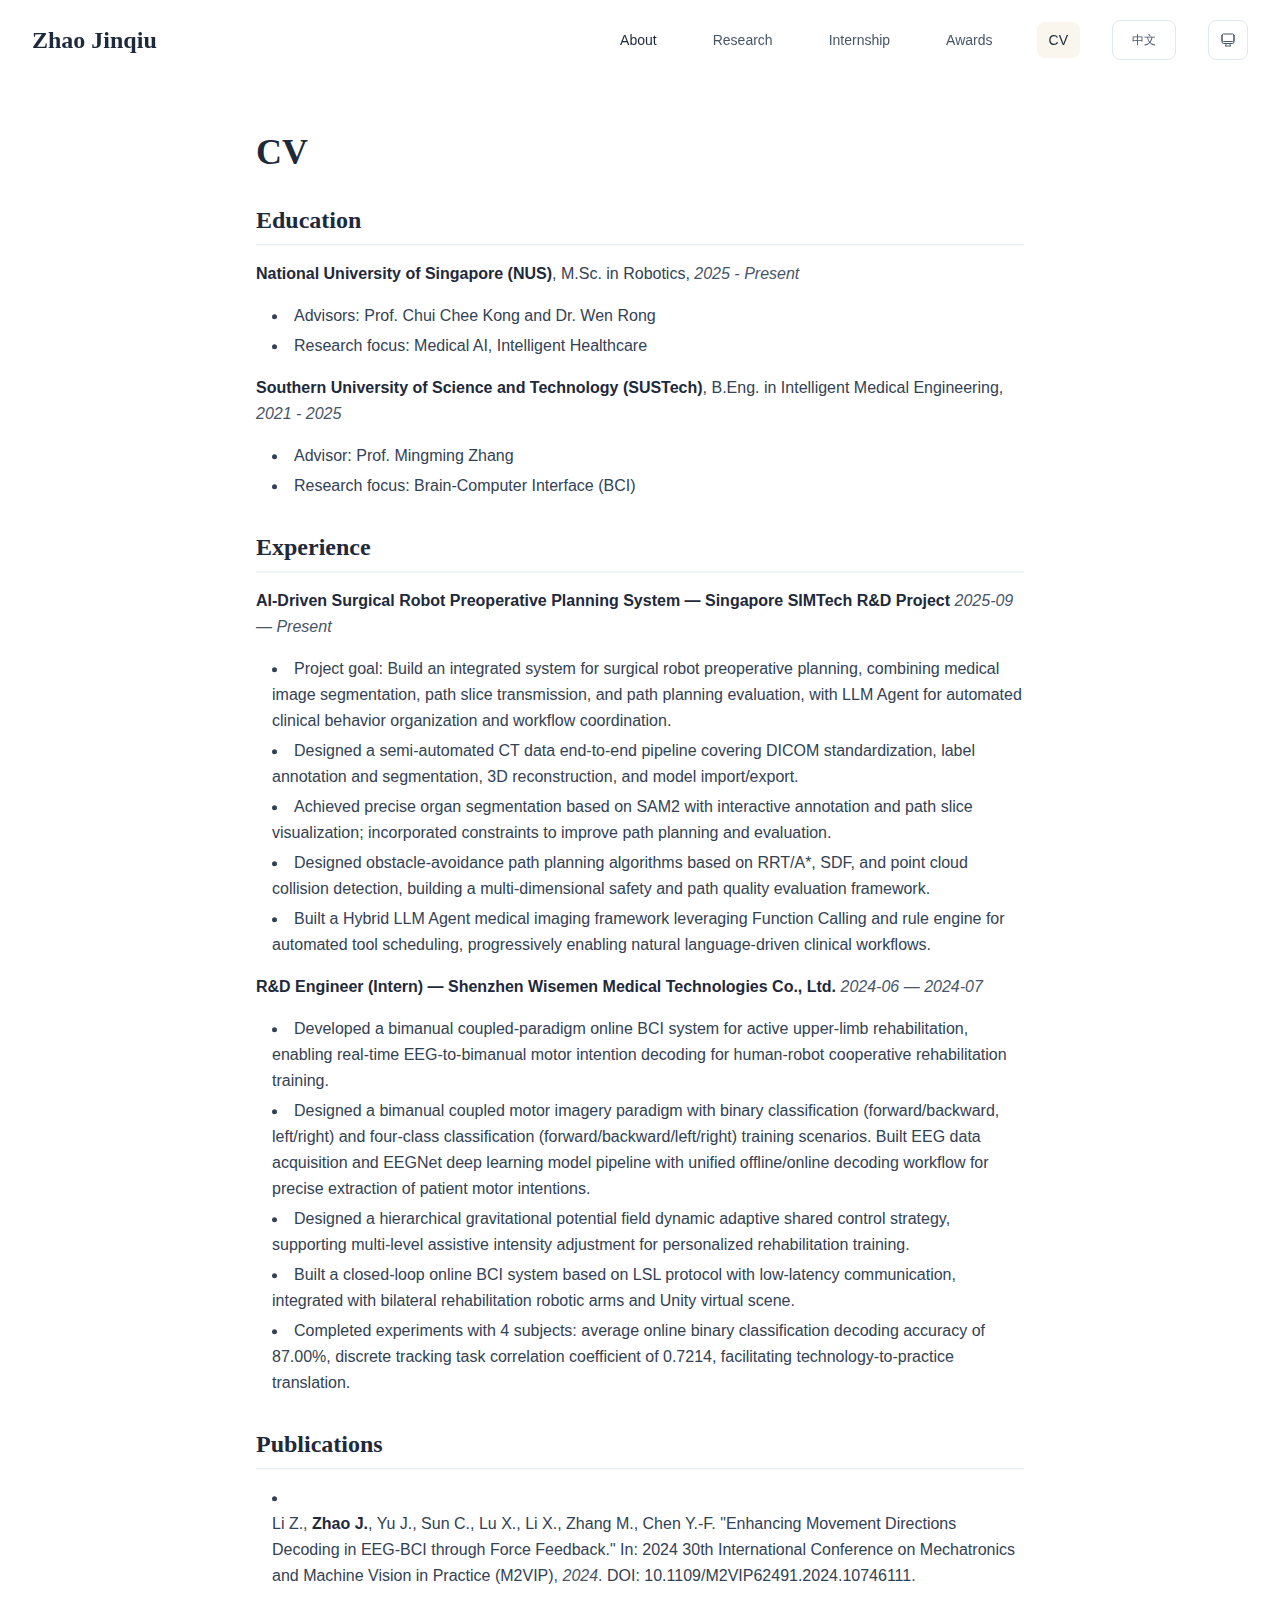
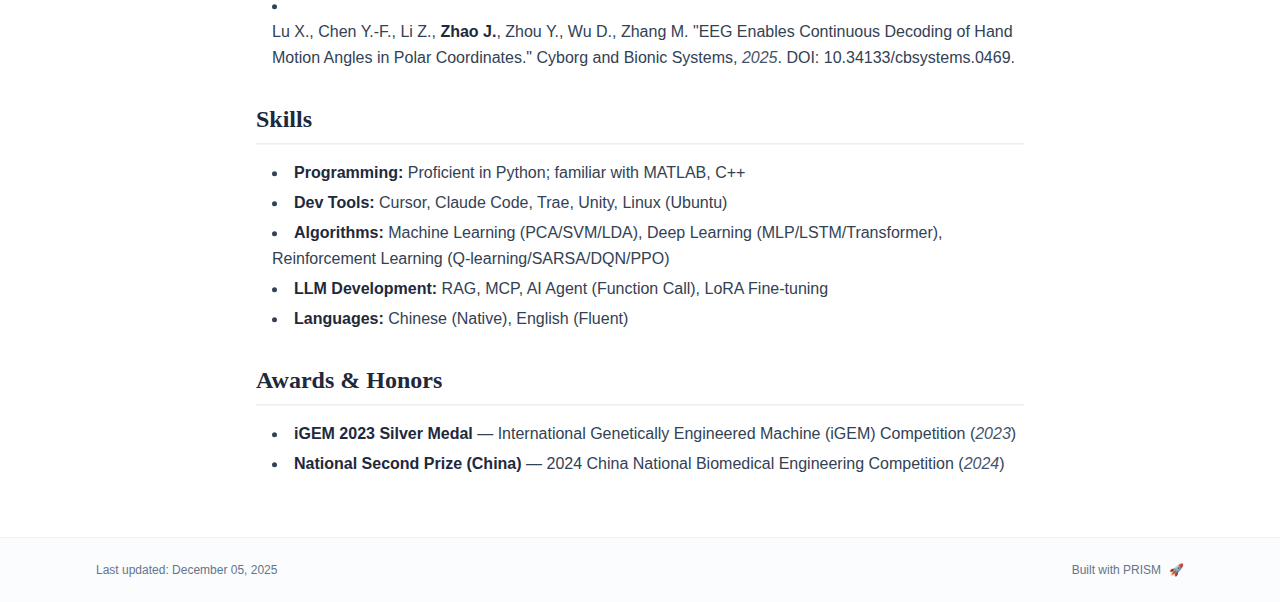
<file: en/cv/index.html>
<!DOCTYPE html><html lang="zh" class="scroll-smooth"><head><meta charSet="utf-8"/><meta name="viewport" content="width=device-width, initial-scale=1"/><link rel="stylesheet" href="/_next/static/css/98bbb1cee2c82b15.css" data-precedence="next"/><link rel="preload" as="script" fetchPriority="low" href="/_next/static/chunks/webpack-679b75d1c4c2027c.js"/><script src="/_next/static/chunks/4bd1b696-70b6d399998de86a.js" async=""></script><script src="/_next/static/chunks/684-5aaa8290a129f299.js" async=""></script><script src="/_next/static/chunks/main-app-9e353c689062154a.js" async=""></script><script src="/_next/static/chunks/17-9c04c9413a9f9f1f.js" async=""></script><script src="/_next/static/chunks/244-4d871f3be16e85f2.js" async=""></script><script src="/_next/static/chunks/380-48dd181d62896b27.js" async=""></script><script src="/_next/static/chunks/app/layout-36f69df2048063d4.js" async=""></script><script src="/_next/static/chunks/178-595a94b9af1e67b5.js" async=""></script><script src="/_next/static/chunks/748-8e56bba821f73763.js" async=""></script><script src="/_next/static/chunks/app/en/%5Bslug%5D/page-020cb5a0605bebff.js" async=""></script><link rel="icon" href="/favicon.svg" type="image/svg+xml"/><script>
              try {
                const theme = localStorage.getItem('theme-storage');
                const parsed = theme ? JSON.parse(theme) : null;
                const setting = parsed?.state?.theme || 'system';
                const prefersDark = typeof window !== 'undefined' && window.matchMedia && window.matchMedia('(prefers-color-scheme: dark)').matches;
                const effective = setting === 'dark' ? 'dark' : (setting === 'light' ? 'light' : (prefersDark ? 'dark' : 'light'));
                var root = document.documentElement;
                root.classList.add(effective);
                root.setAttribute('data-theme', effective);
              } catch (e) {
                var root = document.documentElement;
                root.classList.add('light');
                root.setAttribute('data-theme', 'light');
              }
            </script><title>CV | Zhao Jinqiu</title><meta name="author" content="Zhao Jinqiu"/><meta name="keywords" content="zhaojinqiu,Zhao Jinqiu,赵锦秋,个人主页"/><meta name="creator" content="Zhao Jinqiu"/><meta name="publisher" content="Zhao Jinqiu"/><meta property="og:title" content="Zhao Jinqiu"/><meta property="og:description" content="Master student at National University of Singapore."/><meta property="og:site_name" content="Zhao Jinqiu&#x27;s Academic Website"/><meta property="og:locale" content="en_US"/><meta property="og:type" content="website"/><meta name="twitter:card" content="summary"/><meta name="twitter:title" content="Zhao Jinqiu"/><meta name="twitter:description" content="Master student at National University of Singapore."/><link rel="icon" href="/favicon.svg"/><script>document.querySelectorAll('body link[rel="icon"], body link[rel="apple-touch-icon"]').forEach(el => document.head.appendChild(el))</script><script src="/_next/static/chunks/polyfills-42372ed130431b0a.js" noModule=""></script></head><body class="font-sans antialiased"><div style="visibility:hidden"><nav class="fixed top-0 left-0 right-0 z-50" data-headlessui-state=""><div class="transition-all duration-300 ease-out bg-transparent" style="transform:translateY(-100px)"><div class="max-w-7xl mx-auto px-4 sm:px-6 lg:px-8"><div class="flex justify-between items-center h-16 lg:h-20"><div class="flex-shrink-0" tabindex="0"><a class="text-xl lg:text-2xl font-serif font-semibold text-primary hover:text-accent transition-colors duration-200" href="/en/">Zhao Jinqiu</a></div><div class="hidden lg:block"><div class="ml-10 flex items-center space-x-8"><div class="flex items-baseline space-x-8"><a class="relative px-3 py-2 text-sm font-medium transition-all duration-200 rounded hover:bg-accent/10 hover:shadow-sm text-primary" href="/en/"><span class="relative z-10">About</span><div class="absolute inset-0 bg-accent/10 rounded-lg"></div></a><a class="relative px-3 py-2 text-sm font-medium transition-all duration-200 rounded hover:bg-accent/10 hover:shadow-sm text-neutral-600 hover:text-primary" href="/en/publications/"><span class="relative z-10">Research</span></a><a class="relative px-3 py-2 text-sm font-medium transition-all duration-200 rounded hover:bg-accent/10 hover:shadow-sm text-neutral-600 hover:text-primary" href="/en/teaching/"><span class="relative z-10">Internship</span></a><a class="relative px-3 py-2 text-sm font-medium transition-all duration-200 rounded hover:bg-accent/10 hover:shadow-sm text-neutral-600 hover:text-primary" href="/en/awards/"><span class="relative z-10">Awards</span></a><a class="relative px-3 py-2 text-sm font-medium transition-all duration-200 rounded hover:bg-accent/10 hover:shadow-sm text-primary" href="/en/cv/"><span class="relative z-10">CV</span><div class="absolute inset-0 bg-accent/10 rounded-lg"></div></a></div><div class="flex items-center justify-center w-10 h-10 rounded-lg border border-neutral-200 dark:border-[rgba(148,163,184,0.24)] bg-background dark:bg-neutral-800"><div class="w-4 h-4 rounded-full bg-neutral-300 animate-pulse"></div></div><div class="flex items-center justify-center w-10 h-10 rounded-lg border border-neutral-200 dark:border-[rgba(148,163,184,0.24)] bg-background dark:bg-neutral-800"><div class="w-4 h-4 rounded-full bg-neutral-300 animate-pulse"></div></div></div></div><div class="lg:hidden flex items-center space-x-2"><div class="flex items-center justify-center w-10 h-10 rounded-lg border border-neutral-200 dark:border-[rgba(148,163,184,0.24)] bg-background dark:bg-neutral-800"><div class="w-4 h-4 rounded-full bg-neutral-300 animate-pulse"></div></div><div class="flex items-center justify-center w-10 h-10 rounded-lg border border-neutral-200 dark:border-[rgba(148,163,184,0.24)] bg-background dark:bg-neutral-800"><div class="w-4 h-4 rounded-full bg-neutral-300 animate-pulse"></div></div><button class="inline-flex items-center justify-center p-2 rounded-md text-neutral-600 hover:text-primary hover:bg-neutral-100 dark:hover:bg-neutral-800 focus:outline-none focus:ring-2 focus:ring-inset focus:ring-accent transition-colors duration-200" id="headlessui-disclosure-button-«R7pdb»" type="button" aria-expanded="false" data-headlessui-state=""><span class="sr-only">Open main menu</span><div><svg xmlns="http://www.w3.org/2000/svg" fill="none" viewBox="0 0 24 24" stroke-width="1.5" stroke="currentColor" aria-hidden="true" data-slot="icon" class="block h-6 w-6"><path stroke-linecap="round" stroke-linejoin="round" d="M3.75 6.75h16.5M3.75 12h16.5m-16.5 5.25h16.5"></path></svg></div></button></div></div></div></div></nav><main class="min-h-screen pt-16 lg:pt-20"><div class="max-w-4xl mx-auto px-4 sm:px-6 lg:px-8 py-12"><div class="max-w-3xl mx-auto" style="opacity:0;transform:translateY(20px)"><h1 class="text-4xl font-serif font-bold text-primary mb-4">CV</h1><div class="text-neutral-700 dark:text-neutral-600 leading-relaxed"><h2 class="text-2xl font-serif font-bold text-primary mt-8 mb-4 border-b border-neutral-200 dark:border-neutral-800 pb-2">Education</h2>
<p class="mb-4 last:mb-0"><strong class="font-semibold text-primary">National University of Singapore (NUS)</strong>, M.Sc. in Robotics, <em class="italic text-neutral-600 dark:text-neutral-500">2025 - Present</em></p>
<ul class="list-disc list-inside mb-4 space-y-1 ml-4">
<li class="mb-1">Advisors: Prof. Chui Chee Kong and Dr. Wen Rong</li>
<li class="mb-1">Research focus: Medical AI, Intelligent Healthcare</li>
</ul>
<p class="mb-4 last:mb-0"><strong class="font-semibold text-primary">Southern University of Science and Technology (SUSTech)</strong>, B.Eng. in Intelligent Medical Engineering, <em class="italic text-neutral-600 dark:text-neutral-500">2021 - 2025</em></p>
<ul class="list-disc list-inside mb-4 space-y-1 ml-4">
<li class="mb-1">Advisor: Prof. Mingming Zhang</li>
<li class="mb-1">Research focus: Brain-Computer Interface (BCI)</li>
</ul>
<h2 class="text-2xl font-serif font-bold text-primary mt-8 mb-4 border-b border-neutral-200 dark:border-neutral-800 pb-2">Experience</h2>
<p class="mb-4 last:mb-0"><strong class="font-semibold text-primary">AI-Driven Surgical Robot Preoperative Planning System — Singapore SIMTech R&amp;D Project</strong>
<em class="italic text-neutral-600 dark:text-neutral-500">2025-09 — Present</em></p>
<ul class="list-disc list-inside mb-4 space-y-1 ml-4">
<li class="mb-1">Project goal: Build an integrated system for surgical robot preoperative planning, combining medical image segmentation, path slice transmission, and path planning evaluation, with LLM Agent for automated clinical behavior organization and workflow coordination.</li>
<li class="mb-1">Designed a semi-automated CT data end-to-end pipeline covering DICOM standardization, label annotation and segmentation, 3D reconstruction, and model import/export.</li>
<li class="mb-1">Achieved precise organ segmentation based on SAM2 with interactive annotation and path slice visualization; incorporated constraints to improve path planning and evaluation.</li>
<li class="mb-1">Designed obstacle-avoidance path planning algorithms based on RRT/A*, SDF, and point cloud collision detection, building a multi-dimensional safety and path quality evaluation framework.</li>
<li class="mb-1">Built a Hybrid LLM Agent medical imaging framework leveraging Function Calling and rule engine for automated tool scheduling, progressively enabling natural language-driven clinical workflows.</li>
</ul>
<p class="mb-4 last:mb-0"><strong class="font-semibold text-primary">R&amp;D Engineer (Intern) — Shenzhen Wisemen Medical Technologies Co., Ltd.</strong>
<em class="italic text-neutral-600 dark:text-neutral-500">2024-06 — 2024-07</em></p>
<ul class="list-disc list-inside mb-4 space-y-1 ml-4">
<li class="mb-1">Developed a bimanual coupled-paradigm online BCI system for active upper-limb rehabilitation, enabling real-time EEG-to-bimanual motor intention decoding for human-robot cooperative rehabilitation training.</li>
<li class="mb-1">Designed a bimanual coupled motor imagery paradigm with binary classification (forward/backward, left/right) and four-class classification (forward/backward/left/right) training scenarios. Built EEG data acquisition and EEGNet deep learning model pipeline with unified offline/online decoding workflow for precise extraction of patient motor intentions.</li>
<li class="mb-1">Designed a hierarchical gravitational potential field dynamic adaptive shared control strategy, supporting multi-level assistive intensity adjustment for personalized rehabilitation training.</li>
<li class="mb-1">Built a closed-loop online BCI system based on LSL protocol with low-latency communication, integrated with bilateral rehabilitation robotic arms and Unity virtual scene.</li>
<li class="mb-1">Completed experiments with 4 subjects: average online binary classification decoding accuracy of 87.00%, discrete tracking task correlation coefficient of 0.7214, facilitating technology-to-practice translation.</li>
</ul>
<h2 class="text-2xl font-serif font-bold text-primary mt-8 mb-4 border-b border-neutral-200 dark:border-neutral-800 pb-2">Publications</h2>
<ul class="list-disc list-inside mb-4 space-y-1 ml-4">
<li class="mb-1">
<p class="mb-4 last:mb-0">Li Z., <strong class="font-semibold text-primary">Zhao J.</strong>, Yu J., Sun C., Lu X., Li X., Zhang M., Chen Y.-F. &quot;Enhancing Movement Directions Decoding in EEG-BCI through Force Feedback.&quot; In: 2024 30th International Conference on Mechatronics and Machine Vision in Practice (M2VIP), <em class="italic text-neutral-600 dark:text-neutral-500">2024</em>. DOI: 10.1109/M2VIP62491.2024.10746111.</p>
</li>
<li class="mb-1">
<p class="mb-4 last:mb-0">Lu X., Chen Y.-F., Li Z., <strong class="font-semibold text-primary">Zhao J.</strong>, Zhou Y., Wu D., Zhang M. &quot;EEG Enables Continuous Decoding of Hand Motion Angles in Polar Coordinates.&quot; Cyborg and Bionic Systems, <em class="italic text-neutral-600 dark:text-neutral-500">2025</em>. DOI: 10.34133/cbsystems.0469.</p>
</li>
</ul>
<h2 class="text-2xl font-serif font-bold text-primary mt-8 mb-4 border-b border-neutral-200 dark:border-neutral-800 pb-2">Skills</h2>
<ul class="list-disc list-inside mb-4 space-y-1 ml-4">
<li class="mb-1"><strong class="font-semibold text-primary">Programming:</strong> Proficient in Python; familiar with MATLAB, C++</li>
<li class="mb-1"><strong class="font-semibold text-primary">Dev Tools:</strong> Cursor, Claude Code, Trae, Unity, Linux (Ubuntu)</li>
<li class="mb-1"><strong class="font-semibold text-primary">Algorithms:</strong> Machine Learning (PCA/SVM/LDA), Deep Learning (MLP/LSTM/Transformer), Reinforcement Learning (Q-learning/SARSA/DQN/PPO)</li>
<li class="mb-1"><strong class="font-semibold text-primary">LLM Development:</strong> RAG, MCP, AI Agent (Function Call), LoRA Fine-tuning</li>
<li class="mb-1"><strong class="font-semibold text-primary">Languages:</strong> Chinese (Native), English (Fluent)</li>
</ul>
<h2 class="text-2xl font-serif font-bold text-primary mt-8 mb-4 border-b border-neutral-200 dark:border-neutral-800 pb-2">Awards &amp; Honors</h2>
<ul class="list-disc list-inside mb-4 space-y-1 ml-4">
<li class="mb-1"><strong class="font-semibold text-primary">iGEM 2023 Silver Medal</strong> — International Genetically Engineered Machine (iGEM) Competition (<em class="italic text-neutral-600 dark:text-neutral-500">2023</em>)</li>
<li class="mb-1"><strong class="font-semibold text-primary">National Second Prize (China)</strong> — 2024 China National Biomedical Engineering Competition (<em class="italic text-neutral-600 dark:text-neutral-500">2024</em>)</li>
</ul></div></div></div><!--$--><!--/$--><!--$--><!--/$--></main><footer class="border-t border-neutral-200/50 bg-neutral-50/50 dark:bg-neutral-900/50 dark:border-neutral-700/50"><div class="max-w-6xl mx-auto px-4 sm:px-6 lg:px-8 py-6"><div class="flex flex-col sm:flex-row justify-between items-center gap-2"><p class="text-xs text-neutral-500">Last updated: <!-- -->December 05, 2025</p><p class="text-xs text-neutral-500 flex items-center"><a href="https://github.com/xyjoey/PRISM" target="_blank" rel="noopener noreferrer">Built with PRISM</a><span class="ml-2">🚀</span></p></div></div></footer></div><script src="/_next/static/chunks/webpack-679b75d1c4c2027c.js" async=""></script><script>(self.__next_f=self.__next_f||[]).push([0])</script><script>self.__next_f.push([1,"1:\"$Sreact.fragment\"\n2:I[3719,[\"17\",\"static/chunks/17-9c04c9413a9f9f1f.js\",\"244\",\"static/chunks/244-4d871f3be16e85f2.js\",\"380\",\"static/chunks/380-48dd181d62896b27.js\",\"177\",\"static/chunks/app/layout-36f69df2048063d4.js\"],\"ThemeProvider\"]\n3:I[4574,[\"17\",\"static/chunks/17-9c04c9413a9f9f1f.js\",\"244\",\"static/chunks/244-4d871f3be16e85f2.js\",\"380\",\"static/chunks/380-48dd181d62896b27.js\",\"177\",\"static/chunks/app/layout-36f69df2048063d4.js\"],\"default\"]\n4:I[7555,[],\"\"]\n5:I[1295,[],\"\"]\n6:I[2548,[\"17\",\"static/chunks/17-9c04c9413a9f9f1f.js\",\"244\",\"static/chunks/244-4d871f3be16e85f2.js\",\"380\",\"static/chunks/380-48dd181d62896b27.js\",\"177\",\"static/chunks/app/layout-36f69df2048063d4.js\"],\"default\"]\n8:I[9665,[],\"MetadataBoundary\"]\na:I[9665,[],\"OutletBoundary\"]\nd:I[4911,[],\"AsyncMetadataOutlet\"]\nf:I[9665,[],\"ViewportBoundary\"]\n11:I[6614,[],\"\"]\n:HL[\"/_next/static/css/98bbb1cee2c82b15.css\",\"style\"]\n"])</script><script>self.__next_f.push([1,"0:{\"P\":null,\"b\":\"A0V9Ypou8f-W4xTTP6-5d\",\"p\":\"\",\"c\":[\"\",\"en\",\"cv\",\"\"],\"i\":false,\"f\":[[[\"\",{\"children\":[\"en\",{\"children\":[[\"slug\",\"cv\",\"d\"],{\"children\":[\"__PAGE__\",{}]}]}]},\"$undefined\",\"$undefined\",true],[\"\",[\"$\",\"$1\",\"c\",{\"children\":[[[\"$\",\"link\",\"0\",{\"rel\":\"stylesheet\",\"href\":\"/_next/static/css/98bbb1cee2c82b15.css\",\"precedence\":\"next\",\"crossOrigin\":\"$undefined\",\"nonce\":\"$undefined\"}]],[\"$\",\"html\",null,{\"lang\":\"zh\",\"className\":\"scroll-smooth\",\"suppressHydrationWarning\":true,\"children\":[[\"$\",\"head\",null,{\"children\":[[\"$\",\"link\",null,{\"rel\":\"icon\",\"href\":\"/favicon.svg\",\"type\":\"image/svg+xml\"}],[\"$\",\"script\",null,{\"dangerouslySetInnerHTML\":{\"__html\":\"\\n              try {\\n                const theme = localStorage.getItem('theme-storage');\\n                const parsed = theme ? JSON.parse(theme) : null;\\n                const setting = parsed?.state?.theme || 'system';\\n                const prefersDark = typeof window !== 'undefined' \u0026\u0026 window.matchMedia \u0026\u0026 window.matchMedia('(prefers-color-scheme: dark)').matches;\\n                const effective = setting === 'dark' ? 'dark' : (setting === 'light' ? 'light' : (prefersDark ? 'dark' : 'light'));\\n                var root = document.documentElement;\\n                root.classList.add(effective);\\n                root.setAttribute('data-theme', effective);\\n              } catch (e) {\\n                var root = document.documentElement;\\n                root.classList.add('light');\\n                root.setAttribute('data-theme', 'light');\\n              }\\n            \"}}]]}],[\"$\",\"body\",null,{\"className\":\"font-sans antialiased\",\"children\":[\"$\",\"$L2\",null,{\"children\":[[\"$\",\"$L3\",null,{\"itemsEn\":[{\"title\":\"About\",\"type\":\"page\",\"target\":\"about\",\"href\":\"/\"},{\"title\":\"Research\",\"type\":\"page\",\"target\":\"publications\",\"href\":\"/publications\"},{\"title\":\"Internship\",\"type\":\"page\",\"target\":\"teaching\",\"href\":\"/teaching\"},{\"title\":\"Awards\",\"type\":\"page\",\"target\":\"awards\",\"href\":\"/awards\"},{\"title\":\"CV\",\"type\":\"page\",\"target\":\"cv\",\"href\":\"/cv\"}],\"itemsZh\":[{\"title\":\"关于\",\"type\":\"page\",\"target\":\"about\",\"href\":\"/\"},{\"title\":\"研究\",\"type\":\"page\",\"target\":\"publications\",\"href\":\"/publications\"},{\"title\":\"实习\",\"type\":\"page\",\"target\":\"teaching\",\"href\":\"/teaching\"},{\"title\":\"荣誉\",\"type\":\"page\",\"target\":\"awards\",\"href\":\"/awards\"},{\"title\":\"简历\",\"type\":\"page\",\"target\":\"cv\",\"href\":\"/cv\"}],\"siteTitleEn\":\"Zhao Jinqiu\",\"siteTitleZh\":\"赵锦秋\",\"enableOnePageModeEn\":false,\"enableOnePageModeZh\":false}],[\"$\",\"main\",null,{\"className\":\"min-h-screen pt-16 lg:pt-20\",\"children\":[\"$\",\"$L4\",null,{\"parallelRouterKey\":\"children\",\"error\":\"$undefined\",\"errorStyles\":\"$undefined\",\"errorScripts\":\"$undefined\",\"template\":[\"$\",\"$L5\",null,{}],\"templateStyles\":\"$undefined\",\"templateScripts\":\"$undefined\",\"notFound\":[[[\"$\",\"title\",null,{\"children\":\"404: This page could not be found.\"}],[\"$\",\"div\",null,{\"style\":{\"fontFamily\":\"system-ui,\\\"Segoe UI\\\",Roboto,Helvetica,Arial,sans-serif,\\\"Apple Color Emoji\\\",\\\"Segoe UI Emoji\\\"\",\"height\":\"100vh\",\"textAlign\":\"center\",\"display\":\"flex\",\"flexDirection\":\"column\",\"alignItems\":\"center\",\"justifyContent\":\"center\"},\"children\":[\"$\",\"div\",null,{\"children\":[[\"$\",\"style\",null,{\"dangerouslySetInnerHTML\":{\"__html\":\"body{color:#000;background:#fff;margin:0}.next-error-h1{border-right:1px solid rgba(0,0,0,.3)}@media (prefers-color-scheme:dark){body{color:#fff;background:#000}.next-error-h1{border-right:1px solid rgba(255,255,255,.3)}}\"}}],[\"$\",\"h1\",null,{\"className\":\"next-error-h1\",\"style\":{\"display\":\"inline-block\",\"margin\":\"0 20px 0 0\",\"padding\":\"0 23px 0 0\",\"fontSize\":24,\"fontWeight\":500,\"verticalAlign\":\"top\",\"lineHeight\":\"49px\"},\"children\":404}],[\"$\",\"div\",null,{\"style\":{\"display\":\"inline-block\"},\"children\":[\"$\",\"h2\",null,{\"style\":{\"fontSize\":14,\"fontWeight\":400,\"lineHeight\":\"49px\",\"margin\":0},\"children\":\"This page could not be found.\"}]}]]}]}]],[]],\"forbidden\":\"$undefined\",\"unauthorized\":\"$undefined\"}]}],[\"$\",\"$L6\",null,{\"lastUpdated\":\"December 05, 2025\"}]]}]}]]}]]}],{\"children\":[\"en\",[\"$\",\"$1\",\"c\",{\"children\":[null,[\"$\",\"$L4\",null,{\"parallelRouterKey\":\"children\",\"error\":\"$undefined\",\"errorStyles\":\"$undefined\",\"errorScripts\":\"$undefined\",\"template\":[\"$\",\"$L5\",null,{}],\"templateStyles\":\"$undefined\",\"templateScripts\":\"$undefined\",\"notFound\":\"$undefined\",\"forbidden\":\"$undefined\",\"unauthorized\":\"$undefined\"}]]}],{\"children\":[[\"slug\",\"cv\",\"d\"],[\"$\",\"$1\",\"c\",{\"children\":[null,[\"$\",\"$L4\",null,{\"parallelRouterKey\":\"children\",\"error\":\"$undefined\",\"errorStyles\":\"$undefined\",\"errorScripts\":\"$undefined\",\"template\":[\"$\",\"$L5\",null,{}],\"templateStyles\":\"$undefined\",\"templateScripts\":\"$undefined\",\"notFound\":\"$undefined\",\"forbidden\":\"$undefined\",\"unauthorized\":\"$undefined\"}]]}],{\"children\":[\"__PAGE__\",[\"$\",\"$1\",\"c\",{\"children\":[\"$L7\",[\"$\",\"$L8\",null,{\"children\":\"$L9\"}],null,[\"$\",\"$La\",null,{\"children\":[\"$Lb\",\"$Lc\",[\"$\",\"$Ld\",null,{\"promise\":\"$@e\"}]]}]]}],{},null,false]},null,false]},null,false]},null,false],[\"$\",\"$1\",\"h\",{\"children\":[null,[\"$\",\"$1\",\"Y_xdVt-ClneLEPzAUcuBI\",{\"children\":[[\"$\",\"$Lf\",null,{\"children\":\"$L10\"}],null]}],null]}],false]],\"m\":\"$undefined\",\"G\":[\"$11\",\"$undefined\"],\"s\":false,\"S\":true}\n"])</script><script>self.__next_f.push([1,"12:\"$Sreact.suspense\"\n13:I[4911,[],\"AsyncMetadata\"]\n15:I[4059,[\"17\",\"static/chunks/17-9c04c9413a9f9f1f.js\",\"178\",\"static/chunks/178-595a94b9af1e67b5.js\",\"748\",\"static/chunks/748-8e56bba821f73763.js\",\"804\",\"static/chunks/app/en/%5Bslug%5D/page-020cb5a0605bebff.js\"],\"default\"]\n9:[\"$\",\"$12\",null,{\"fallback\":null,\"children\":[\"$\",\"$L13\",null,{\"promise\":\"$@14\"}]}]\n16:Tf57,"])</script><script>self.__next_f.push([1,"## Education\n\n**National University of Singapore (NUS)**, M.Sc. in Robotics, *2025 - Present*\n- Advisors: Prof. Chui Chee Kong and Dr. Wen Rong\n- Research focus: Medical AI, Intelligent Healthcare\n\n**Southern University of Science and Technology (SUSTech)**, B.Eng. in Intelligent Medical Engineering, *2021 - 2025*\n- Advisor: Prof. Mingming Zhang\n- Research focus: Brain-Computer Interface (BCI)\n\n## Experience\n\n**AI-Driven Surgical Robot Preoperative Planning System — Singapore SIMTech R\u0026D Project**\n*2025-09 — Present*\n- Project goal: Build an integrated system for surgical robot preoperative planning, combining medical image segmentation, path slice transmission, and path planning evaluation, with LLM Agent for automated clinical behavior organization and workflow coordination.\n- Designed a semi-automated CT data end-to-end pipeline covering DICOM standardization, label annotation and segmentation, 3D reconstruction, and model import/export.\n- Achieved precise organ segmentation based on SAM2 with interactive annotation and path slice visualization; incorporated constraints to improve path planning and evaluation.\n- Designed obstacle-avoidance path planning algorithms based on RRT/A*, SDF, and point cloud collision detection, building a multi-dimensional safety and path quality evaluation framework.\n- Built a Hybrid LLM Agent medical imaging framework leveraging Function Calling and rule engine for automated tool scheduling, progressively enabling natural language-driven clinical workflows.\n\n**R\u0026D Engineer (Intern) — Shenzhen Wisemen Medical Technologies Co., Ltd.**\n*2024-06 — 2024-07*\n- Developed a bimanual coupled-paradigm online BCI system for active upper-limb rehabilitation, enabling real-time EEG-to-bimanual motor intention decoding for human-robot cooperative rehabilitation training.\n- Designed a bimanual coupled motor imagery paradigm with binary classification (forward/backward, left/right) and four-class classification (forward/backward/left/right) training scenarios. Built EEG data acquisition and EEGNet deep learning model pipeline with unified offline/online decoding workflow for precise extraction of patient motor intentions.\n- Designed a hierarchical gravitational potential field dynamic adaptive shared control strategy, supporting multi-level assistive intensity adjustment for personalized rehabilitation training.\n- Built a closed-loop online BCI system based on LSL protocol with low-latency communication, integrated with bilateral rehabilitation robotic arms and Unity virtual scene.\n- Completed experiments with 4 subjects: average online binary classification decoding accuracy of 87.00%, discrete tracking task correlation coefficient of 0.7214, facilitating technology-to-practice translation.\n\n## Publications\n\n- Li Z., **Zhao J.**, Yu J., Sun C., Lu X., Li X., Zhang M., Chen Y.-F. \"Enhancing Movement Directions Decoding in EEG-BCI through Force Feedback.\" In: 2024 30th International Conference on Mechatronics and Machine Vision in Practice (M2VIP), *2024*. DOI: 10.1109/M2VIP62491.2024.10746111.\n\n\n- Lu X., Chen Y.-F., Li Z., **Zhao J.**, Zhou Y., Wu D., Zhang M. \"EEG Enables Continuous Decoding of Hand Motion Angles in Polar Coordinates.\" Cyborg and Bionic Systems, *2025*. DOI: 10.34133/cbsystems.0469.\n\n## Skills\n\n- **Programming:** Proficient in Python; familiar with MATLAB, C++\n- **Dev Tools:** Cursor, Claude Code, Trae, Unity, Linux (Ubuntu)\n- **Algorithms:** Machine Learning (PCA/SVM/LDA), Deep Learning (MLP/LSTM/Transformer), Reinforcement Learning (Q-learning/SARSA/DQN/PPO)\n- **LLM Development:** RAG, MCP, AI Agent (Function Call), LoRA Fine-tuning\n- **Languages:** Chinese (Native), English (Fluent)\n\n## Awards \u0026 Honors\n\n- **iGEM 2023 Silver Medal** — International Genetically Engineered Machine (iGEM) Competition (*2023*)\n- **National Second Prize (China)** — 2024 China National Biomedical Engineering Competition (*2024*)\n"])</script><script>self.__next_f.push([1,"7:[\"$\",\"div\",null,{\"className\":\"max-w-4xl mx-auto px-4 sm:px-6 lg:px-8 py-12\",\"children\":[false,[\"$\",\"$L15\",null,{\"config\":{\"type\":\"text\",\"title\":\"CV\",\"source\":\"cv.md\"},\"content\":\"$16\"}],false]}]\n"])</script><script>self.__next_f.push([1,"c:null\n"])</script><script>self.__next_f.push([1,"10:[[\"$\",\"meta\",\"0\",{\"charSet\":\"utf-8\"}],[\"$\",\"meta\",\"1\",{\"name\":\"viewport\",\"content\":\"width=device-width, initial-scale=1\"}]]\nb:null\n"])</script><script>self.__next_f.push([1,"14:{\"metadata\":[[\"$\",\"title\",\"0\",{\"children\":\"CV | Zhao Jinqiu\"}],[\"$\",\"meta\",\"1\",{\"name\":\"author\",\"content\":\"Zhao Jinqiu\"}],[\"$\",\"meta\",\"2\",{\"name\":\"keywords\",\"content\":\"zhaojinqiu,Zhao Jinqiu,赵锦秋,个人主页\"}],[\"$\",\"meta\",\"3\",{\"name\":\"creator\",\"content\":\"Zhao Jinqiu\"}],[\"$\",\"meta\",\"4\",{\"name\":\"publisher\",\"content\":\"Zhao Jinqiu\"}],[\"$\",\"meta\",\"5\",{\"property\":\"og:title\",\"content\":\"Zhao Jinqiu\"}],[\"$\",\"meta\",\"6\",{\"property\":\"og:description\",\"content\":\"Master student at National University of Singapore.\"}],[\"$\",\"meta\",\"7\",{\"property\":\"og:site_name\",\"content\":\"Zhao Jinqiu's Academic Website\"}],[\"$\",\"meta\",\"8\",{\"property\":\"og:locale\",\"content\":\"en_US\"}],[\"$\",\"meta\",\"9\",{\"property\":\"og:type\",\"content\":\"website\"}],[\"$\",\"meta\",\"10\",{\"name\":\"twitter:card\",\"content\":\"summary\"}],[\"$\",\"meta\",\"11\",{\"name\":\"twitter:title\",\"content\":\"Zhao Jinqiu\"}],[\"$\",\"meta\",\"12\",{\"name\":\"twitter:description\",\"content\":\"Master student at National University of Singapore.\"}],[\"$\",\"link\",\"13\",{\"rel\":\"icon\",\"href\":\"/favicon.svg\"}]],\"error\":null,\"digest\":\"$undefined\"}\ne:{\"metadata\":\"$14:metadata\",\"error\":null,\"digest\":\"$undefined\"}\n"])</script></body></html>
</file>
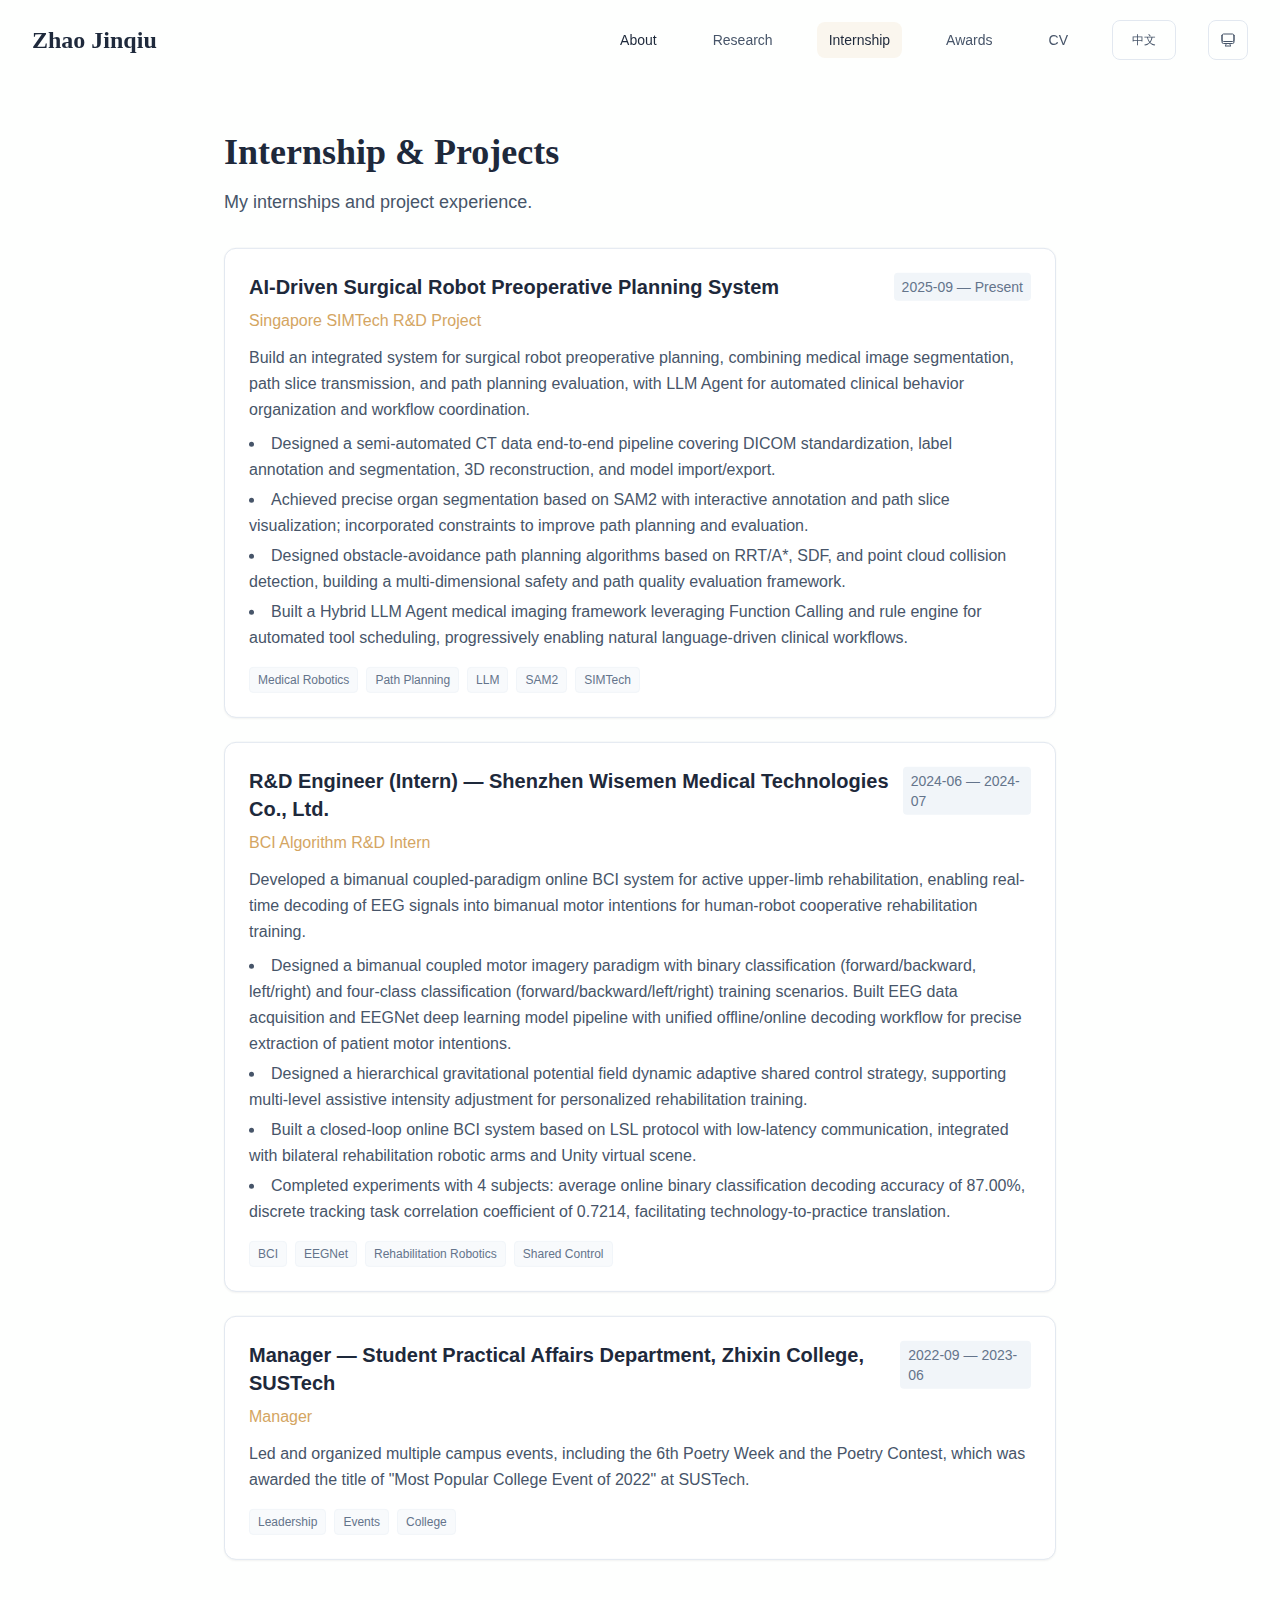
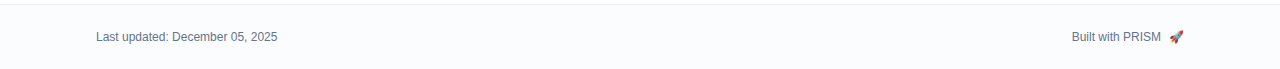
<file: en/teaching/index.html>
<!DOCTYPE html><html lang="zh" class="scroll-smooth"><head><meta charSet="utf-8"/><meta name="viewport" content="width=device-width, initial-scale=1"/><link rel="stylesheet" href="/_next/static/css/98bbb1cee2c82b15.css" data-precedence="next"/><link rel="preload" as="script" fetchPriority="low" href="/_next/static/chunks/webpack-679b75d1c4c2027c.js"/><script src="/_next/static/chunks/4bd1b696-70b6d399998de86a.js" async=""></script><script src="/_next/static/chunks/684-5aaa8290a129f299.js" async=""></script><script src="/_next/static/chunks/main-app-9e353c689062154a.js" async=""></script><script src="/_next/static/chunks/17-9c04c9413a9f9f1f.js" async=""></script><script src="/_next/static/chunks/244-4d871f3be16e85f2.js" async=""></script><script src="/_next/static/chunks/380-48dd181d62896b27.js" async=""></script><script src="/_next/static/chunks/app/layout-36f69df2048063d4.js" async=""></script><script src="/_next/static/chunks/178-595a94b9af1e67b5.js" async=""></script><script src="/_next/static/chunks/748-8e56bba821f73763.js" async=""></script><script src="/_next/static/chunks/app/en/%5Bslug%5D/page-020cb5a0605bebff.js" async=""></script><link rel="icon" href="/favicon.svg" type="image/svg+xml"/><script>
              try {
                const theme = localStorage.getItem('theme-storage');
                const parsed = theme ? JSON.parse(theme) : null;
                const setting = parsed?.state?.theme || 'system';
                const prefersDark = typeof window !== 'undefined' && window.matchMedia && window.matchMedia('(prefers-color-scheme: dark)').matches;
                const effective = setting === 'dark' ? 'dark' : (setting === 'light' ? 'light' : (prefersDark ? 'dark' : 'light'));
                var root = document.documentElement;
                root.classList.add(effective);
                root.setAttribute('data-theme', effective);
              } catch (e) {
                var root = document.documentElement;
                root.classList.add('light');
                root.setAttribute('data-theme', 'light');
              }
            </script><title>Internship &amp; Projects | Zhao Jinqiu</title><meta name="description" content="My internships and project experience."/><meta name="author" content="Zhao Jinqiu"/><meta name="keywords" content="zhaojinqiu,Zhao Jinqiu,赵锦秋,个人主页"/><meta name="creator" content="Zhao Jinqiu"/><meta name="publisher" content="Zhao Jinqiu"/><meta property="og:title" content="Zhao Jinqiu"/><meta property="og:description" content="Master student at National University of Singapore."/><meta property="og:site_name" content="Zhao Jinqiu&#x27;s Academic Website"/><meta property="og:locale" content="en_US"/><meta property="og:type" content="website"/><meta name="twitter:card" content="summary"/><meta name="twitter:title" content="Zhao Jinqiu"/><meta name="twitter:description" content="Master student at National University of Singapore."/><link rel="icon" href="/favicon.svg"/><script>document.querySelectorAll('body link[rel="icon"], body link[rel="apple-touch-icon"]').forEach(el => document.head.appendChild(el))</script><script src="/_next/static/chunks/polyfills-42372ed130431b0a.js" noModule=""></script></head><body class="font-sans antialiased"><div style="visibility:hidden"><nav class="fixed top-0 left-0 right-0 z-50" data-headlessui-state=""><div class="transition-all duration-300 ease-out bg-transparent" style="transform:translateY(-100px)"><div class="max-w-7xl mx-auto px-4 sm:px-6 lg:px-8"><div class="flex justify-between items-center h-16 lg:h-20"><div class="flex-shrink-0" tabindex="0"><a class="text-xl lg:text-2xl font-serif font-semibold text-primary hover:text-accent transition-colors duration-200" href="/en/">Zhao Jinqiu</a></div><div class="hidden lg:block"><div class="ml-10 flex items-center space-x-8"><div class="flex items-baseline space-x-8"><a class="relative px-3 py-2 text-sm font-medium transition-all duration-200 rounded hover:bg-accent/10 hover:shadow-sm text-primary" href="/en/"><span class="relative z-10">About</span><div class="absolute inset-0 bg-accent/10 rounded-lg"></div></a><a class="relative px-3 py-2 text-sm font-medium transition-all duration-200 rounded hover:bg-accent/10 hover:shadow-sm text-neutral-600 hover:text-primary" href="/en/publications/"><span class="relative z-10">Research</span></a><a class="relative px-3 py-2 text-sm font-medium transition-all duration-200 rounded hover:bg-accent/10 hover:shadow-sm text-primary" href="/en/teaching/"><span class="relative z-10">Internship</span><div class="absolute inset-0 bg-accent/10 rounded-lg"></div></a><a class="relative px-3 py-2 text-sm font-medium transition-all duration-200 rounded hover:bg-accent/10 hover:shadow-sm text-neutral-600 hover:text-primary" href="/en/awards/"><span class="relative z-10">Awards</span></a><a class="relative px-3 py-2 text-sm font-medium transition-all duration-200 rounded hover:bg-accent/10 hover:shadow-sm text-neutral-600 hover:text-primary" href="/en/cv/"><span class="relative z-10">CV</span></a></div><div class="flex items-center justify-center w-10 h-10 rounded-lg border border-neutral-200 dark:border-[rgba(148,163,184,0.24)] bg-background dark:bg-neutral-800"><div class="w-4 h-4 rounded-full bg-neutral-300 animate-pulse"></div></div><div class="flex items-center justify-center w-10 h-10 rounded-lg border border-neutral-200 dark:border-[rgba(148,163,184,0.24)] bg-background dark:bg-neutral-800"><div class="w-4 h-4 rounded-full bg-neutral-300 animate-pulse"></div></div></div></div><div class="lg:hidden flex items-center space-x-2"><div class="flex items-center justify-center w-10 h-10 rounded-lg border border-neutral-200 dark:border-[rgba(148,163,184,0.24)] bg-background dark:bg-neutral-800"><div class="w-4 h-4 rounded-full bg-neutral-300 animate-pulse"></div></div><div class="flex items-center justify-center w-10 h-10 rounded-lg border border-neutral-200 dark:border-[rgba(148,163,184,0.24)] bg-background dark:bg-neutral-800"><div class="w-4 h-4 rounded-full bg-neutral-300 animate-pulse"></div></div><button class="inline-flex items-center justify-center p-2 rounded-md text-neutral-600 hover:text-primary hover:bg-neutral-100 dark:hover:bg-neutral-800 focus:outline-none focus:ring-2 focus:ring-inset focus:ring-accent transition-colors duration-200" id="headlessui-disclosure-button-«R7pdb»" type="button" aria-expanded="false" data-headlessui-state=""><span class="sr-only">Open main menu</span><div><svg xmlns="http://www.w3.org/2000/svg" fill="none" viewBox="0 0 24 24" stroke-width="1.5" stroke="currentColor" aria-hidden="true" data-slot="icon" class="block h-6 w-6"><path stroke-linecap="round" stroke-linejoin="round" d="M3.75 6.75h16.5M3.75 12h16.5m-16.5 5.25h16.5"></path></svg></div></button></div></div></div></div></nav><main class="min-h-screen pt-16 lg:pt-20"><div class="max-w-4xl mx-auto px-4 sm:px-6 lg:px-8 py-12"><div style="opacity:0;transform:translateY(20px)"><div class="mb-8"><h1 class="text-4xl font-serif font-bold text-primary mb-4">Internship &amp; Projects</h1><p class="text-lg text-neutral-600 dark:text-neutral-500 max-w-2xl">My internships and project experience.</p></div><div class="grid gap-6"><div class="bg-white dark:bg-neutral-900 p-6 rounded-xl shadow-sm border border-neutral-200 dark:border-neutral-800 hover:shadow-lg transition-all duration-200 hover:scale-[1.01]" style="opacity:0;transform:translateY(20px)"><div class="md:flex md:gap-6"><div class="flex-1"><div class="flex justify-between items-start mb-2"><h3 class="text-xl font-semibold text-primary">AI-Driven Surgical Robot Preoperative Planning System</h3><span class="text-sm text-neutral-500 font-medium bg-neutral-100 dark:bg-neutral-800 px-2 py-1 rounded">2025-09 — Present</span></div><p class="text-base text-accent font-medium mb-3">Singapore SIMTech R&amp;D Project</p><div class="text-base text-neutral-600 dark:text-neutral-500 leading-relaxed"><p class="mb-2 last:mb-0">Build an integrated system for surgical robot preoperative planning, combining medical image segmentation, path slice transmission, and path planning evaluation, with LLM Agent for automated clinical behavior organization and workflow coordination.</p>
<ul class="list-disc list-inside mb-2 space-y-1">
<li class="mb-1">Designed a semi-automated CT data end-to-end pipeline covering DICOM standardization, label annotation and segmentation, 3D reconstruction, and model import/export.</li>
<li class="mb-1">Achieved precise organ segmentation based on SAM2 with interactive annotation and path slice visualization; incorporated constraints to improve path planning and evaluation.</li>
<li class="mb-1">Designed obstacle-avoidance path planning algorithms based on RRT/A*, SDF, and point cloud collision detection, building a multi-dimensional safety and path quality evaluation framework.</li>
<li class="mb-1">Built a Hybrid LLM Agent medical imaging framework leveraging Function Calling and rule engine for automated tool scheduling, progressively enabling natural language-driven clinical workflows.</li>
</ul></div><div class="flex flex-wrap gap-2 mt-4"><span class="text-xs text-neutral-500 bg-neutral-50 dark:bg-neutral-800/50 px-2 py-1 rounded border border-neutral-100 dark:border-neutral-800">Medical Robotics</span><span class="text-xs text-neutral-500 bg-neutral-50 dark:bg-neutral-800/50 px-2 py-1 rounded border border-neutral-100 dark:border-neutral-800">Path Planning</span><span class="text-xs text-neutral-500 bg-neutral-50 dark:bg-neutral-800/50 px-2 py-1 rounded border border-neutral-100 dark:border-neutral-800">LLM</span><span class="text-xs text-neutral-500 bg-neutral-50 dark:bg-neutral-800/50 px-2 py-1 rounded border border-neutral-100 dark:border-neutral-800">SAM2</span><span class="text-xs text-neutral-500 bg-neutral-50 dark:bg-neutral-800/50 px-2 py-1 rounded border border-neutral-100 dark:border-neutral-800">SIMTech</span></div></div></div></div><div class="bg-white dark:bg-neutral-900 p-6 rounded-xl shadow-sm border border-neutral-200 dark:border-neutral-800 hover:shadow-lg transition-all duration-200 hover:scale-[1.01]" style="opacity:0;transform:translateY(20px)"><div class="md:flex md:gap-6"><div class="flex-1"><div class="flex justify-between items-start mb-2"><h3 class="text-xl font-semibold text-primary">R&amp;D Engineer (Intern) — Shenzhen Wisemen Medical Technologies Co., Ltd.</h3><span class="text-sm text-neutral-500 font-medium bg-neutral-100 dark:bg-neutral-800 px-2 py-1 rounded">2024-06 — 2024-07</span></div><p class="text-base text-accent font-medium mb-3">BCI Algorithm R&amp;D Intern</p><div class="text-base text-neutral-600 dark:text-neutral-500 leading-relaxed"><p class="mb-2 last:mb-0">Developed a bimanual coupled-paradigm online BCI system for active upper-limb rehabilitation, enabling real-time decoding of EEG signals into bimanual motor intentions for human-robot cooperative rehabilitation training.</p>
<ul class="list-disc list-inside mb-2 space-y-1">
<li class="mb-1">Designed a bimanual coupled motor imagery paradigm with binary classification (forward/backward, left/right) and four-class classification (forward/backward/left/right) training scenarios. Built EEG data acquisition and EEGNet deep learning model pipeline with unified offline/online decoding workflow for precise extraction of patient motor intentions.</li>
<li class="mb-1">Designed a hierarchical gravitational potential field dynamic adaptive shared control strategy, supporting multi-level assistive intensity adjustment for personalized rehabilitation training.</li>
<li class="mb-1">Built a closed-loop online BCI system based on LSL protocol with low-latency communication, integrated with bilateral rehabilitation robotic arms and Unity virtual scene.</li>
<li class="mb-1">Completed experiments with 4 subjects: average online binary classification decoding accuracy of 87.00%, discrete tracking task correlation coefficient of 0.7214, facilitating technology-to-practice translation.</li>
</ul></div><div class="flex flex-wrap gap-2 mt-4"><span class="text-xs text-neutral-500 bg-neutral-50 dark:bg-neutral-800/50 px-2 py-1 rounded border border-neutral-100 dark:border-neutral-800">BCI</span><span class="text-xs text-neutral-500 bg-neutral-50 dark:bg-neutral-800/50 px-2 py-1 rounded border border-neutral-100 dark:border-neutral-800">EEGNet</span><span class="text-xs text-neutral-500 bg-neutral-50 dark:bg-neutral-800/50 px-2 py-1 rounded border border-neutral-100 dark:border-neutral-800">Rehabilitation Robotics</span><span class="text-xs text-neutral-500 bg-neutral-50 dark:bg-neutral-800/50 px-2 py-1 rounded border border-neutral-100 dark:border-neutral-800">Shared Control</span></div></div></div></div><div class="bg-white dark:bg-neutral-900 p-6 rounded-xl shadow-sm border border-neutral-200 dark:border-neutral-800 hover:shadow-lg transition-all duration-200 hover:scale-[1.01]" style="opacity:0;transform:translateY(20px)"><div class="md:flex md:gap-6"><div class="flex-1"><div class="flex justify-between items-start mb-2"><h3 class="text-xl font-semibold text-primary">Manager — Student Practical Affairs Department, Zhixin College, SUSTech</h3><span class="text-sm text-neutral-500 font-medium bg-neutral-100 dark:bg-neutral-800 px-2 py-1 rounded">2022-09 — 2023-06</span></div><p class="text-base text-accent font-medium mb-3">Manager</p><div class="text-base text-neutral-600 dark:text-neutral-500 leading-relaxed"><p class="mb-2 last:mb-0">Led and organized multiple campus events, including the 6th Poetry Week and the Poetry Contest, which was awarded the title of &quot;Most Popular College Event of 2022&quot; at SUSTech.</p></div><div class="flex flex-wrap gap-2 mt-4"><span class="text-xs text-neutral-500 bg-neutral-50 dark:bg-neutral-800/50 px-2 py-1 rounded border border-neutral-100 dark:border-neutral-800">Leadership</span><span class="text-xs text-neutral-500 bg-neutral-50 dark:bg-neutral-800/50 px-2 py-1 rounded border border-neutral-100 dark:border-neutral-800">Events</span><span class="text-xs text-neutral-500 bg-neutral-50 dark:bg-neutral-800/50 px-2 py-1 rounded border border-neutral-100 dark:border-neutral-800">College</span></div></div></div></div></div></div></div><!--$--><!--/$--><!--$--><!--/$--></main><footer class="border-t border-neutral-200/50 bg-neutral-50/50 dark:bg-neutral-900/50 dark:border-neutral-700/50"><div class="max-w-6xl mx-auto px-4 sm:px-6 lg:px-8 py-6"><div class="flex flex-col sm:flex-row justify-between items-center gap-2"><p class="text-xs text-neutral-500">Last updated: <!-- -->December 05, 2025</p><p class="text-xs text-neutral-500 flex items-center"><a href="https://github.com/xyjoey/PRISM" target="_blank" rel="noopener noreferrer">Built with PRISM</a><span class="ml-2">🚀</span></p></div></div></footer></div><script src="/_next/static/chunks/webpack-679b75d1c4c2027c.js" async=""></script><script>(self.__next_f=self.__next_f||[]).push([0])</script><script>self.__next_f.push([1,"1:\"$Sreact.fragment\"\n2:I[3719,[\"17\",\"static/chunks/17-9c04c9413a9f9f1f.js\",\"244\",\"static/chunks/244-4d871f3be16e85f2.js\",\"380\",\"static/chunks/380-48dd181d62896b27.js\",\"177\",\"static/chunks/app/layout-36f69df2048063d4.js\"],\"ThemeProvider\"]\n3:I[4574,[\"17\",\"static/chunks/17-9c04c9413a9f9f1f.js\",\"244\",\"static/chunks/244-4d871f3be16e85f2.js\",\"380\",\"static/chunks/380-48dd181d62896b27.js\",\"177\",\"static/chunks/app/layout-36f69df2048063d4.js\"],\"default\"]\n4:I[7555,[],\"\"]\n5:I[1295,[],\"\"]\n6:I[2548,[\"17\",\"static/chunks/17-9c04c9413a9f9f1f.js\",\"244\",\"static/chunks/244-4d871f3be16e85f2.js\",\"380\",\"static/chunks/380-48dd181d62896b27.js\",\"177\",\"static/chunks/app/layout-36f69df2048063d4.js\"],\"default\"]\n8:I[9665,[],\"MetadataBoundary\"]\na:I[9665,[],\"OutletBoundary\"]\nd:I[4911,[],\"AsyncMetadataOutlet\"]\nf:I[9665,[],\"ViewportBoundary\"]\n11:I[6614,[],\"\"]\n:HL[\"/_next/static/css/98bbb1cee2c82b15.css\",\"style\"]\n"])</script><script>self.__next_f.push([1,"0:{\"P\":null,\"b\":\"A0V9Ypou8f-W4xTTP6-5d\",\"p\":\"\",\"c\":[\"\",\"en\",\"teaching\",\"\"],\"i\":false,\"f\":[[[\"\",{\"children\":[\"en\",{\"children\":[[\"slug\",\"teaching\",\"d\"],{\"children\":[\"__PAGE__\",{}]}]}]},\"$undefined\",\"$undefined\",true],[\"\",[\"$\",\"$1\",\"c\",{\"children\":[[[\"$\",\"link\",\"0\",{\"rel\":\"stylesheet\",\"href\":\"/_next/static/css/98bbb1cee2c82b15.css\",\"precedence\":\"next\",\"crossOrigin\":\"$undefined\",\"nonce\":\"$undefined\"}]],[\"$\",\"html\",null,{\"lang\":\"zh\",\"className\":\"scroll-smooth\",\"suppressHydrationWarning\":true,\"children\":[[\"$\",\"head\",null,{\"children\":[[\"$\",\"link\",null,{\"rel\":\"icon\",\"href\":\"/favicon.svg\",\"type\":\"image/svg+xml\"}],[\"$\",\"script\",null,{\"dangerouslySetInnerHTML\":{\"__html\":\"\\n              try {\\n                const theme = localStorage.getItem('theme-storage');\\n                const parsed = theme ? JSON.parse(theme) : null;\\n                const setting = parsed?.state?.theme || 'system';\\n                const prefersDark = typeof window !== 'undefined' \u0026\u0026 window.matchMedia \u0026\u0026 window.matchMedia('(prefers-color-scheme: dark)').matches;\\n                const effective = setting === 'dark' ? 'dark' : (setting === 'light' ? 'light' : (prefersDark ? 'dark' : 'light'));\\n                var root = document.documentElement;\\n                root.classList.add(effective);\\n                root.setAttribute('data-theme', effective);\\n              } catch (e) {\\n                var root = document.documentElement;\\n                root.classList.add('light');\\n                root.setAttribute('data-theme', 'light');\\n              }\\n            \"}}]]}],[\"$\",\"body\",null,{\"className\":\"font-sans antialiased\",\"children\":[\"$\",\"$L2\",null,{\"children\":[[\"$\",\"$L3\",null,{\"itemsEn\":[{\"title\":\"About\",\"type\":\"page\",\"target\":\"about\",\"href\":\"/\"},{\"title\":\"Research\",\"type\":\"page\",\"target\":\"publications\",\"href\":\"/publications\"},{\"title\":\"Internship\",\"type\":\"page\",\"target\":\"teaching\",\"href\":\"/teaching\"},{\"title\":\"Awards\",\"type\":\"page\",\"target\":\"awards\",\"href\":\"/awards\"},{\"title\":\"CV\",\"type\":\"page\",\"target\":\"cv\",\"href\":\"/cv\"}],\"itemsZh\":[{\"title\":\"关于\",\"type\":\"page\",\"target\":\"about\",\"href\":\"/\"},{\"title\":\"研究\",\"type\":\"page\",\"target\":\"publications\",\"href\":\"/publications\"},{\"title\":\"实习\",\"type\":\"page\",\"target\":\"teaching\",\"href\":\"/teaching\"},{\"title\":\"荣誉\",\"type\":\"page\",\"target\":\"awards\",\"href\":\"/awards\"},{\"title\":\"简历\",\"type\":\"page\",\"target\":\"cv\",\"href\":\"/cv\"}],\"siteTitleEn\":\"Zhao Jinqiu\",\"siteTitleZh\":\"赵锦秋\",\"enableOnePageModeEn\":false,\"enableOnePageModeZh\":false}],[\"$\",\"main\",null,{\"className\":\"min-h-screen pt-16 lg:pt-20\",\"children\":[\"$\",\"$L4\",null,{\"parallelRouterKey\":\"children\",\"error\":\"$undefined\",\"errorStyles\":\"$undefined\",\"errorScripts\":\"$undefined\",\"template\":[\"$\",\"$L5\",null,{}],\"templateStyles\":\"$undefined\",\"templateScripts\":\"$undefined\",\"notFound\":[[[\"$\",\"title\",null,{\"children\":\"404: This page could not be found.\"}],[\"$\",\"div\",null,{\"style\":{\"fontFamily\":\"system-ui,\\\"Segoe UI\\\",Roboto,Helvetica,Arial,sans-serif,\\\"Apple Color Emoji\\\",\\\"Segoe UI Emoji\\\"\",\"height\":\"100vh\",\"textAlign\":\"center\",\"display\":\"flex\",\"flexDirection\":\"column\",\"alignItems\":\"center\",\"justifyContent\":\"center\"},\"children\":[\"$\",\"div\",null,{\"children\":[[\"$\",\"style\",null,{\"dangerouslySetInnerHTML\":{\"__html\":\"body{color:#000;background:#fff;margin:0}.next-error-h1{border-right:1px solid rgba(0,0,0,.3)}@media (prefers-color-scheme:dark){body{color:#fff;background:#000}.next-error-h1{border-right:1px solid rgba(255,255,255,.3)}}\"}}],[\"$\",\"h1\",null,{\"className\":\"next-error-h1\",\"style\":{\"display\":\"inline-block\",\"margin\":\"0 20px 0 0\",\"padding\":\"0 23px 0 0\",\"fontSize\":24,\"fontWeight\":500,\"verticalAlign\":\"top\",\"lineHeight\":\"49px\"},\"children\":404}],[\"$\",\"div\",null,{\"style\":{\"display\":\"inline-block\"},\"children\":[\"$\",\"h2\",null,{\"style\":{\"fontSize\":14,\"fontWeight\":400,\"lineHeight\":\"49px\",\"margin\":0},\"children\":\"This page could not be found.\"}]}]]}]}]],[]],\"forbidden\":\"$undefined\",\"unauthorized\":\"$undefined\"}]}],[\"$\",\"$L6\",null,{\"lastUpdated\":\"December 05, 2025\"}]]}]}]]}]]}],{\"children\":[\"en\",[\"$\",\"$1\",\"c\",{\"children\":[null,[\"$\",\"$L4\",null,{\"parallelRouterKey\":\"children\",\"error\":\"$undefined\",\"errorStyles\":\"$undefined\",\"errorScripts\":\"$undefined\",\"template\":[\"$\",\"$L5\",null,{}],\"templateStyles\":\"$undefined\",\"templateScripts\":\"$undefined\",\"notFound\":\"$undefined\",\"forbidden\":\"$undefined\",\"unauthorized\":\"$undefined\"}]]}],{\"children\":[[\"slug\",\"teaching\",\"d\"],[\"$\",\"$1\",\"c\",{\"children\":[null,[\"$\",\"$L4\",null,{\"parallelRouterKey\":\"children\",\"error\":\"$undefined\",\"errorStyles\":\"$undefined\",\"errorScripts\":\"$undefined\",\"template\":[\"$\",\"$L5\",null,{}],\"templateStyles\":\"$undefined\",\"templateScripts\":\"$undefined\",\"notFound\":\"$undefined\",\"forbidden\":\"$undefined\",\"unauthorized\":\"$undefined\"}]]}],{\"children\":[\"__PAGE__\",[\"$\",\"$1\",\"c\",{\"children\":[\"$L7\",[\"$\",\"$L8\",null,{\"children\":\"$L9\"}],null,[\"$\",\"$La\",null,{\"children\":[\"$Lb\",\"$Lc\",[\"$\",\"$Ld\",null,{\"promise\":\"$@e\"}]]}]]}],{},null,false]},null,false]},null,false]},null,false],[\"$\",\"$1\",\"h\",{\"children\":[null,[\"$\",\"$1\",\"uh2yCp8MpZeaOXFZZ5Gh-\",{\"children\":[[\"$\",\"$Lf\",null,{\"children\":\"$L10\"}],null]}],null]}],false]],\"m\":\"$undefined\",\"G\":[\"$11\",\"$undefined\"],\"s\":false,\"S\":true}\n"])</script><script>self.__next_f.push([1,"12:\"$Sreact.suspense\"\n13:I[4911,[],\"AsyncMetadata\"]\n15:I[3684,[\"17\",\"static/chunks/17-9c04c9413a9f9f1f.js\",\"178\",\"static/chunks/178-595a94b9af1e67b5.js\",\"748\",\"static/chunks/748-8e56bba821f73763.js\",\"804\",\"static/chunks/app/en/%5Bslug%5D/page-020cb5a0605bebff.js\"],\"default\"]\n9:[\"$\",\"$12\",null,{\"fallback\":null,\"children\":[\"$\",\"$L13\",null,{\"promise\":\"$@14\"}]}]\n16:T487,Developed a bimanual coupled-paradigm online BCI system for active upper-limb rehabilitation, enabling real-time decoding of EEG signals into bimanual motor intentions for human-robot cooperative rehabilitation training.\n\n- Designed a bimanual coupled motor imagery paradigm with binary classification (forward/backward, left/right) and four-class classification (forward/backward/left/right) training scenarios. Built EEG data acquisition and EEGNet deep learning model pipeline with unified offline/online decoding workflow for precise extraction of patient motor intentions.\n- Designed a hierarchical gravitational potential field dynamic adaptive shared control strategy, supporting multi-level assistive intensity adjustment for personalized rehabilitation training.\n- Built a closed-loop online BCI system based on LSL protocol with low-latency communication, integrated with bilateral rehabilitation robotic arms and Unity virtual scene.\n- Completed experiments with 4 subjects: average online binary classification decoding accuracy of 87.00%, discrete tracking task correlation coefficient of 0.7214, facilitating technology-to-practice translation.\n"])</script><script>self.__next_f.push([1,"7:[\"$\",\"div\",null,{\"className\":\"max-w-4xl mx-auto px-4 sm:px-6 lg:px-8 py-12\",\"children\":[false,false,[\"$\",\"$L15\",null,{\"config\":{\"type\":\"card\",\"title\":\"Internship \u0026 Projects\",\"description\":\"My internships and project experience.\",\"items\":[{\"title\":\"AI-Driven Surgical Robot Preoperative Planning System\",\"subtitle\":\"Singapore SIMTech R\u0026D Project\",\"date\":\"2025-09 — Present\",\"content\":\"Build an integrated system for surgical robot preoperative planning, combining medical image segmentation, path slice transmission, and path planning evaluation, with LLM Agent for automated clinical behavior organization and workflow coordination.\\n\\n- Designed a semi-automated CT data end-to-end pipeline covering DICOM standardization, label annotation and segmentation, 3D reconstruction, and model import/export.\\n- Achieved precise organ segmentation based on SAM2 with interactive annotation and path slice visualization; incorporated constraints to improve path planning and evaluation.\\n- Designed obstacle-avoidance path planning algorithms based on RRT/A*, SDF, and point cloud collision detection, building a multi-dimensional safety and path quality evaluation framework.\\n- Built a Hybrid LLM Agent medical imaging framework leveraging Function Calling and rule engine for automated tool scheduling, progressively enabling natural language-driven clinical workflows.\\n\",\"tags\":[\"Medical Robotics\",\"Path Planning\",\"LLM\",\"SAM2\",\"SIMTech\"]},{\"title\":\"R\u0026D Engineer (Intern) — Shenzhen Wisemen Medical Technologies Co., Ltd.\",\"subtitle\":\"BCI Algorithm R\u0026D Intern\",\"date\":\"2024-06 — 2024-07\",\"content\":\"$16\",\"tags\":[\"BCI\",\"EEGNet\",\"Rehabilitation Robotics\",\"Shared Control\"]},{\"title\":\"Manager — Student Practical Affairs Department, Zhixin College, SUSTech\",\"subtitle\":\"Manager\",\"date\":\"2022-09 — 2023-06\",\"content\":\"Led and organized multiple campus events, including the 6th Poetry Week and the Poetry Contest, which was awarded the title of \\\"Most Popular College Event of 2022\\\" at SUSTech.\\n\",\"tags\":[\"Leadership\",\"Events\",\"College\"]}]}}]]}]\n"])</script><script>self.__next_f.push([1,"c:null\n"])</script><script>self.__next_f.push([1,"10:[[\"$\",\"meta\",\"0\",{\"charSet\":\"utf-8\"}],[\"$\",\"meta\",\"1\",{\"name\":\"viewport\",\"content\":\"width=device-width, initial-scale=1\"}]]\nb:null\n"])</script><script>self.__next_f.push([1,"14:{\"metadata\":[[\"$\",\"title\",\"0\",{\"children\":\"Internship \u0026 Projects | Zhao Jinqiu\"}],[\"$\",\"meta\",\"1\",{\"name\":\"description\",\"content\":\"My internships and project experience.\"}],[\"$\",\"meta\",\"2\",{\"name\":\"author\",\"content\":\"Zhao Jinqiu\"}],[\"$\",\"meta\",\"3\",{\"name\":\"keywords\",\"content\":\"zhaojinqiu,Zhao Jinqiu,赵锦秋,个人主页\"}],[\"$\",\"meta\",\"4\",{\"name\":\"creator\",\"content\":\"Zhao Jinqiu\"}],[\"$\",\"meta\",\"5\",{\"name\":\"publisher\",\"content\":\"Zhao Jinqiu\"}],[\"$\",\"meta\",\"6\",{\"property\":\"og:title\",\"content\":\"Zhao Jinqiu\"}],[\"$\",\"meta\",\"7\",{\"property\":\"og:description\",\"content\":\"Master student at National University of Singapore.\"}],[\"$\",\"meta\",\"8\",{\"property\":\"og:site_name\",\"content\":\"Zhao Jinqiu's Academic Website\"}],[\"$\",\"meta\",\"9\",{\"property\":\"og:locale\",\"content\":\"en_US\"}],[\"$\",\"meta\",\"10\",{\"property\":\"og:type\",\"content\":\"website\"}],[\"$\",\"meta\",\"11\",{\"name\":\"twitter:card\",\"content\":\"summary\"}],[\"$\",\"meta\",\"12\",{\"name\":\"twitter:title\",\"content\":\"Zhao Jinqiu\"}],[\"$\",\"meta\",\"13\",{\"name\":\"twitter:description\",\"content\":\"Master student at National University of Singapore.\"}],[\"$\",\"link\",\"14\",{\"rel\":\"icon\",\"href\":\"/favicon.svg\"}]],\"error\":null,\"digest\":\"$undefined\"}\ne:{\"metadata\":\"$14:metadata\",\"error\":null,\"digest\":\"$undefined\"}\n"])</script></body></html>
</file>
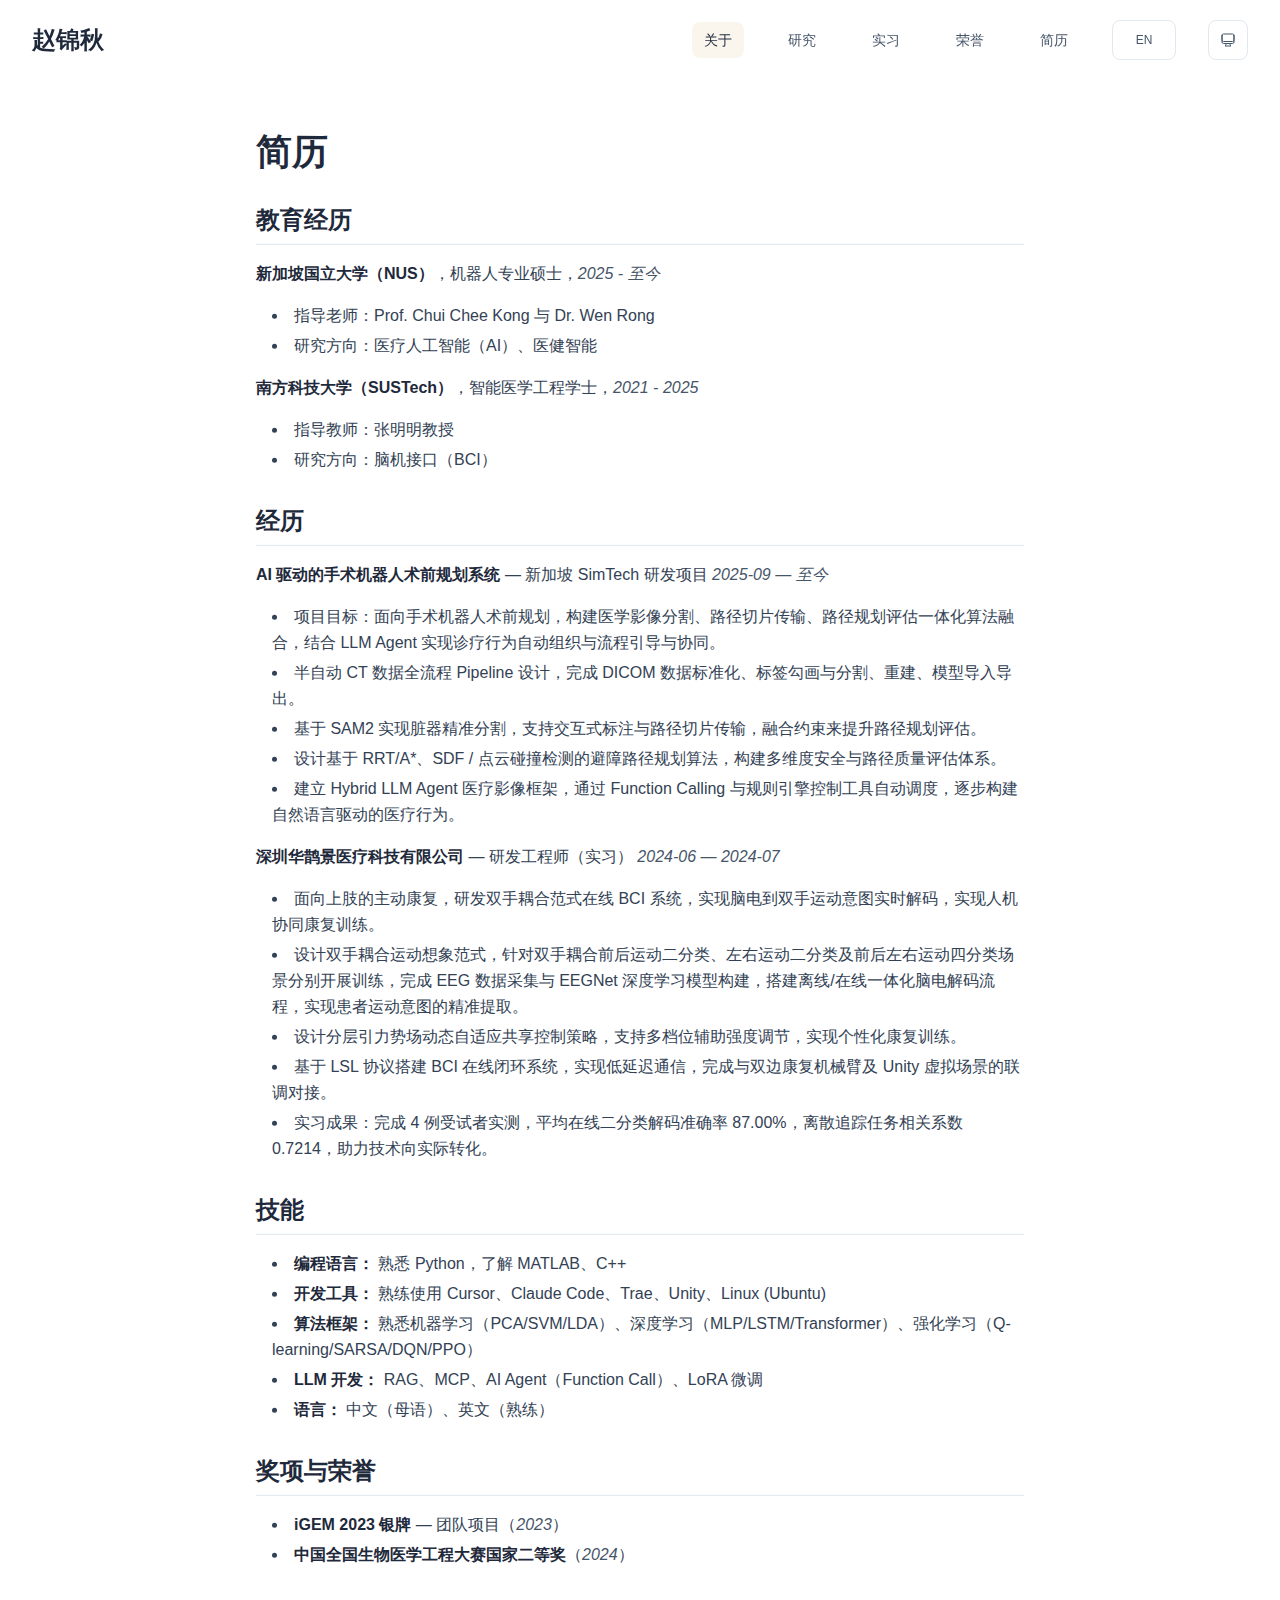
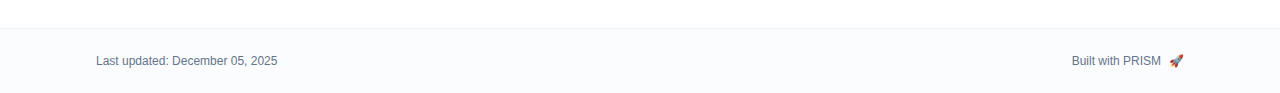
<file: zh/cv/index.html>
<!DOCTYPE html><html lang="en" class="scroll-smooth"><head><meta charSet="utf-8"/><meta name="viewport" content="width=device-width, initial-scale=1"/><link rel="stylesheet" href="/_next/static/css/98bbb1cee2c82b15.css" data-precedence="next"/><link rel="preload" as="script" fetchPriority="low" href="/_next/static/chunks/webpack-679b75d1c4c2027c.js"/><script src="/_next/static/chunks/4bd1b696-70b6d399998de86a.js" async=""></script><script src="/_next/static/chunks/684-5aaa8290a129f299.js" async=""></script><script src="/_next/static/chunks/main-app-9e353c689062154a.js" async=""></script><script src="/_next/static/chunks/17-9c04c9413a9f9f1f.js" async=""></script><script src="/_next/static/chunks/244-4d871f3be16e85f2.js" async=""></script><script src="/_next/static/chunks/380-48dd181d62896b27.js" async=""></script><script src="/_next/static/chunks/app/layout-5d71245a5e1b1731.js" async=""></script><script src="/_next/static/chunks/178-595a94b9af1e67b5.js" async=""></script><script src="/_next/static/chunks/748-8e56bba821f73763.js" async=""></script><script src="/_next/static/chunks/app/zh/%5Bslug%5D/page-7b100ba53bcc22fb.js" async=""></script><link rel="icon" href="/favicon.svg" type="image/svg+xml"/><script>
              try {
                const theme = localStorage.getItem('theme-storage');
                const parsed = theme ? JSON.parse(theme) : null;
                const setting = parsed?.state?.theme || 'system';
                const prefersDark = typeof window !== 'undefined' && window.matchMedia && window.matchMedia('(prefers-color-scheme: dark)').matches;
                const effective = setting === 'dark' ? 'dark' : (setting === 'light' ? 'light' : (prefersDark ? 'dark' : 'light'));
                var root = document.documentElement;
                root.classList.add(effective);
                root.setAttribute('data-theme', effective);
              } catch (e) {
                var root = document.documentElement;
                root.classList.add('light');
                root.setAttribute('data-theme', 'light');
              }
            </script><title>简历 | 赵锦秋</title><meta name="author" content="赵锦秋"/><meta name="keywords" content="zhaojinqiu,Zhao Jinqiu,赵锦秋,个人主页"/><meta name="creator" content="赵锦秋"/><meta name="publisher" content="赵锦秋"/><meta property="og:title" content="赵锦秋"/><meta property="og:description" content="新加坡国立大学机器人方向硕士生。"/><meta property="og:site_name" content="赵锦秋&#x27;s Academic Website"/><meta property="og:locale" content="zh_CN"/><meta property="og:type" content="website"/><meta name="twitter:card" content="summary"/><meta name="twitter:title" content="赵锦秋"/><meta name="twitter:description" content="新加坡国立大学机器人方向硕士生。"/><link rel="icon" href="/favicon.svg"/><script>document.querySelectorAll('body link[rel="icon"], body link[rel="apple-touch-icon"]').forEach(el => document.head.appendChild(el))</script><script src="/_next/static/chunks/polyfills-42372ed130431b0a.js" noModule=""></script></head><body class="font-sans antialiased"><div style="visibility:hidden"><nav class="fixed top-0 left-0 right-0 z-50" data-headlessui-state=""><div class="transition-all duration-300 ease-out bg-transparent" style="transform:translateY(-100px)"><div class="max-w-7xl mx-auto px-4 sm:px-6 lg:px-8"><div class="flex justify-between items-center h-16 lg:h-20"><div class="flex-shrink-0" tabindex="0"><a class="text-xl lg:text-2xl font-serif font-semibold text-primary hover:text-accent transition-colors duration-200" href="/zh/">赵锦秋</a></div><div class="hidden lg:block"><div class="ml-10 flex items-center space-x-8"><div class="flex items-baseline space-x-8"><a class="relative px-3 py-2 text-sm font-medium transition-all duration-200 rounded hover:bg-accent/10 hover:shadow-sm text-primary" href="/zh/#about"><span class="relative z-10">关于</span><div class="absolute inset-0 bg-accent/10 rounded-lg"></div></a><a class="relative px-3 py-2 text-sm font-medium transition-all duration-200 rounded hover:bg-accent/10 hover:shadow-sm text-neutral-600 hover:text-primary" href="/zh/#publications"><span class="relative z-10">研究</span></a><a class="relative px-3 py-2 text-sm font-medium transition-all duration-200 rounded hover:bg-accent/10 hover:shadow-sm text-neutral-600 hover:text-primary" href="/zh/#teaching"><span class="relative z-10">实习</span></a><a class="relative px-3 py-2 text-sm font-medium transition-all duration-200 rounded hover:bg-accent/10 hover:shadow-sm text-neutral-600 hover:text-primary" href="/zh/#awards"><span class="relative z-10">荣誉</span></a><a class="relative px-3 py-2 text-sm font-medium transition-all duration-200 rounded hover:bg-accent/10 hover:shadow-sm text-neutral-600 hover:text-primary" href="/zh/#cv"><span class="relative z-10">简历</span></a></div><div class="flex items-center justify-center w-10 h-10 rounded-lg border border-neutral-200 dark:border-[rgba(148,163,184,0.24)] bg-background dark:bg-neutral-800"><div class="w-4 h-4 rounded-full bg-neutral-300 animate-pulse"></div></div><div class="flex items-center justify-center w-10 h-10 rounded-lg border border-neutral-200 dark:border-[rgba(148,163,184,0.24)] bg-background dark:bg-neutral-800"><div class="w-4 h-4 rounded-full bg-neutral-300 animate-pulse"></div></div></div></div><div class="lg:hidden flex items-center space-x-2"><div class="flex items-center justify-center w-10 h-10 rounded-lg border border-neutral-200 dark:border-[rgba(148,163,184,0.24)] bg-background dark:bg-neutral-800"><div class="w-4 h-4 rounded-full bg-neutral-300 animate-pulse"></div></div><div class="flex items-center justify-center w-10 h-10 rounded-lg border border-neutral-200 dark:border-[rgba(148,163,184,0.24)] bg-background dark:bg-neutral-800"><div class="w-4 h-4 rounded-full bg-neutral-300 animate-pulse"></div></div><button class="inline-flex items-center justify-center p-2 rounded-md text-neutral-600 hover:text-primary hover:bg-neutral-100 dark:hover:bg-neutral-800 focus:outline-none focus:ring-2 focus:ring-inset focus:ring-accent transition-colors duration-200" id="headlessui-disclosure-button-«R7pdb»" type="button" aria-expanded="false" data-headlessui-state=""><span class="sr-only">Open main menu</span><div><svg xmlns="http://www.w3.org/2000/svg" fill="none" viewBox="0 0 24 24" stroke-width="1.5" stroke="currentColor" aria-hidden="true" data-slot="icon" class="block h-6 w-6"><path stroke-linecap="round" stroke-linejoin="round" d="M3.75 6.75h16.5M3.75 12h16.5m-16.5 5.25h16.5"></path></svg></div></button></div></div></div></div></nav><main class="min-h-screen pt-16 lg:pt-20"><div class="max-w-4xl mx-auto px-4 sm:px-6 lg:px-8 py-12"><div class="max-w-3xl mx-auto" style="opacity:0;transform:translateY(20px)"><h1 class="text-4xl font-serif font-bold text-primary mb-4">简历</h1><div class="text-neutral-700 dark:text-neutral-600 leading-relaxed"><h2 class="text-2xl font-serif font-bold text-primary mt-8 mb-4 border-b border-neutral-200 dark:border-neutral-800 pb-2">教育经历</h2>
<p class="mb-4 last:mb-0"><strong class="font-semibold text-primary">新加坡国立大学（NUS）</strong>，机器人专业硕士，<em class="italic text-neutral-600 dark:text-neutral-500">2025 - 至今</em></p>
<ul class="list-disc list-inside mb-4 space-y-1 ml-4">
<li class="mb-1">指导老师：Prof. Chui Chee Kong 与 Dr. Wen Rong</li>
<li class="mb-1">研究方向：医疗人工智能（AI）、医健智能</li>
</ul>
<p class="mb-4 last:mb-0"><strong class="font-semibold text-primary">南方科技大学（SUSTech）</strong>，智能医学工程学士，<em class="italic text-neutral-600 dark:text-neutral-500">2021 - 2025</em></p>
<ul class="list-disc list-inside mb-4 space-y-1 ml-4">
<li class="mb-1">指导教师：张明明教授</li>
<li class="mb-1">研究方向：脑机接口（BCI）</li>
</ul>
<h2 class="text-2xl font-serif font-bold text-primary mt-8 mb-4 border-b border-neutral-200 dark:border-neutral-800 pb-2">经历</h2>
<p class="mb-4 last:mb-0"><strong class="font-semibold text-primary">AI 驱动的手术机器人术前规划系统</strong> — 新加坡 SimTech 研发项目
<em class="italic text-neutral-600 dark:text-neutral-500">2025-09 — 至今</em></p>
<ul class="list-disc list-inside mb-4 space-y-1 ml-4">
<li class="mb-1">项目目标：面向手术机器人术前规划，构建医学影像分割、路径切片传输、路径规划评估一体化算法融合，结合 LLM Agent 实现诊疗行为自动组织与流程引导与协同。</li>
<li class="mb-1">半自动 CT 数据全流程 Pipeline 设计，完成 DICOM 数据标准化、标签勾画与分割、重建、模型导入导出。</li>
<li class="mb-1">基于 SAM2 实现脏器精准分割，支持交互式标注与路径切片传输，融合约束来提升路径规划评估。</li>
<li class="mb-1">设计基于 RRT/A*、SDF / 点云碰撞检测的避障路径规划算法，构建多维度安全与路径质量评估体系。</li>
<li class="mb-1">建立 Hybrid LLM Agent 医疗影像框架，通过 Function Calling 与规则引擎控制工具自动调度，逐步构建自然语言驱动的医疗行为。</li>
</ul>
<p class="mb-4 last:mb-0"><strong class="font-semibold text-primary">深圳华鹊景医疗科技有限公司</strong> — 研发工程师（实习）
<em class="italic text-neutral-600 dark:text-neutral-500">2024-06 — 2024-07</em></p>
<ul class="list-disc list-inside mb-4 space-y-1 ml-4">
<li class="mb-1">面向上肢的主动康复，研发双手耦合范式在线 BCI 系统，实现脑电到双手运动意图实时解码，实现人机协同康复训练。</li>
<li class="mb-1">设计双手耦合运动想象范式，针对双手耦合前后运动二分类、左右运动二分类及前后左右运动四分类场景分别开展训练，完成 EEG 数据采集与 EEGNet 深度学习模型构建，搭建离线/在线一体化脑电解码流程，实现患者运动意图的精准提取。</li>
<li class="mb-1">设计分层引力势场动态自适应共享控制策略，支持多档位辅助强度调节，实现个性化康复训练。</li>
<li class="mb-1">基于 LSL 协议搭建 BCI 在线闭环系统，实现低延迟通信，完成与双边康复机械臂及 Unity 虚拟场景的联调对接。</li>
<li class="mb-1">实习成果：完成 4 例受试者实测，平均在线二分类解码准确率 87.00%，离散追踪任务相关系数 0.7214，助力技术向实际转化。</li>
</ul>
<h2 class="text-2xl font-serif font-bold text-primary mt-8 mb-4 border-b border-neutral-200 dark:border-neutral-800 pb-2">技能</h2>
<ul class="list-disc list-inside mb-4 space-y-1 ml-4">
<li class="mb-1"><strong class="font-semibold text-primary">编程语言：</strong> 熟悉 Python，了解 MATLAB、C++</li>
<li class="mb-1"><strong class="font-semibold text-primary">开发工具：</strong> 熟练使用 Cursor、Claude Code、Trae、Unity、Linux (Ubuntu)</li>
<li class="mb-1"><strong class="font-semibold text-primary">算法框架：</strong> 熟悉机器学习（PCA/SVM/LDA）、深度学习（MLP/LSTM/Transformer）、强化学习（Q-learning/SARSA/DQN/PPO）</li>
<li class="mb-1"><strong class="font-semibold text-primary">LLM 开发：</strong> RAG、MCP、AI Agent（Function Call）、LoRA 微调</li>
<li class="mb-1"><strong class="font-semibold text-primary">语言：</strong> 中文（母语）、英文（熟练）</li>
</ul>
<h2 class="text-2xl font-serif font-bold text-primary mt-8 mb-4 border-b border-neutral-200 dark:border-neutral-800 pb-2">奖项与荣誉</h2>
<ul class="list-disc list-inside mb-4 space-y-1 ml-4">
<li class="mb-1"><strong class="font-semibold text-primary">iGEM 2023 银牌</strong> — 团队项目（<em class="italic text-neutral-600 dark:text-neutral-500">2023</em>）</li>
<li class="mb-1"><strong class="font-semibold text-primary">中国全国生物医学工程大赛国家二等奖</strong>（<em class="italic text-neutral-600 dark:text-neutral-500">2024</em>）</li>
</ul></div></div></div><!--$--><!--/$--><!--$--><!--/$--></main><footer class="border-t border-neutral-200/50 bg-neutral-50/50 dark:bg-neutral-900/50 dark:border-neutral-700/50"><div class="max-w-6xl mx-auto px-4 sm:px-6 lg:px-8 py-6"><div class="flex flex-col sm:flex-row justify-between items-center gap-2"><p class="text-xs text-neutral-500">Last updated: <!-- -->December 05, 2025</p><p class="text-xs text-neutral-500 flex items-center"><a href="https://github.com/xyjoey/PRISM" target="_blank" rel="noopener noreferrer">Built with PRISM</a><span class="ml-2">🚀</span></p></div></div></footer></div><script src="/_next/static/chunks/webpack-679b75d1c4c2027c.js" async=""></script><script>(self.__next_f=self.__next_f||[]).push([0])</script><script>self.__next_f.push([1,"1:\"$Sreact.fragment\"\n2:I[3719,[\"17\",\"static/chunks/17-9c04c9413a9f9f1f.js\",\"244\",\"static/chunks/244-4d871f3be16e85f2.js\",\"380\",\"static/chunks/380-48dd181d62896b27.js\",\"177\",\"static/chunks/app/layout-5d71245a5e1b1731.js\"],\"ThemeProvider\"]\n3:I[4574,[\"17\",\"static/chunks/17-9c04c9413a9f9f1f.js\",\"244\",\"static/chunks/244-4d871f3be16e85f2.js\",\"380\",\"static/chunks/380-48dd181d62896b27.js\",\"177\",\"static/chunks/app/layout-5d71245a5e1b1731.js\"],\"default\"]\n4:I[7555,[],\"\"]\n5:I[1295,[],\"\"]\n6:I[2548,[\"17\",\"static/chunks/17-9c04c9413a9f9f1f.js\",\"244\",\"static/chunks/244-4d871f3be16e85f2.js\",\"380\",\"static/chunks/380-48dd181d62896b27.js\",\"177\",\"static/chunks/app/layout-5d71245a5e1b1731.js\"],\"default\"]\n8:I[9665,[],\"MetadataBoundary\"]\na:I[9665,[],\"OutletBoundary\"]\nd:I[4911,[],\"AsyncMetadataOutlet\"]\nf:I[9665,[],\"ViewportBoundary\"]\n11:I[6614,[],\"\"]\n:HL[\"/_next/static/css/98bbb1cee2c82b15.css\",\"style\"]\n"])</script><script>self.__next_f.push([1,"0:{\"P\":null,\"b\":\"mYPCqkgKJKBP6d5zm3p8T\",\"p\":\"\",\"c\":[\"\",\"zh\",\"cv\",\"\"],\"i\":false,\"f\":[[[\"\",{\"children\":[\"zh\",{\"children\":[[\"slug\",\"cv\",\"d\"],{\"children\":[\"__PAGE__\",{}]}]}]},\"$undefined\",\"$undefined\",true],[\"\",[\"$\",\"$1\",\"c\",{\"children\":[[[\"$\",\"link\",\"0\",{\"rel\":\"stylesheet\",\"href\":\"/_next/static/css/98bbb1cee2c82b15.css\",\"precedence\":\"next\",\"crossOrigin\":\"$undefined\",\"nonce\":\"$undefined\"}]],[\"$\",\"html\",null,{\"lang\":\"en\",\"className\":\"scroll-smooth\",\"suppressHydrationWarning\":true,\"children\":[[\"$\",\"head\",null,{\"children\":[[\"$\",\"link\",null,{\"rel\":\"icon\",\"href\":\"/favicon.svg\",\"type\":\"image/svg+xml\"}],[\"$\",\"script\",null,{\"dangerouslySetInnerHTML\":{\"__html\":\"\\n              try {\\n                const theme = localStorage.getItem('theme-storage');\\n                const parsed = theme ? JSON.parse(theme) : null;\\n                const setting = parsed?.state?.theme || 'system';\\n                const prefersDark = typeof window !== 'undefined' \u0026\u0026 window.matchMedia \u0026\u0026 window.matchMedia('(prefers-color-scheme: dark)').matches;\\n                const effective = setting === 'dark' ? 'dark' : (setting === 'light' ? 'light' : (prefersDark ? 'dark' : 'light'));\\n                var root = document.documentElement;\\n                root.classList.add(effective);\\n                root.setAttribute('data-theme', effective);\\n              } catch (e) {\\n                var root = document.documentElement;\\n                root.classList.add('light');\\n                root.setAttribute('data-theme', 'light');\\n              }\\n            \"}}]]}],[\"$\",\"body\",null,{\"className\":\"font-sans antialiased\",\"children\":[\"$\",\"$L2\",null,{\"children\":[[\"$\",\"$L3\",null,{\"itemsEn\":[{\"title\":\"About\",\"type\":\"page\",\"target\":\"about\",\"href\":\"/\"},{\"title\":\"Research\",\"type\":\"page\",\"target\":\"publications\",\"href\":\"/publications\"},{\"title\":\"Internship\",\"type\":\"page\",\"target\":\"teaching\",\"href\":\"/teaching\"},{\"title\":\"Awards\",\"type\":\"page\",\"target\":\"awards\",\"href\":\"/awards\"},{\"title\":\"CV\",\"type\":\"page\",\"target\":\"cv\",\"href\":\"/cv\"}],\"itemsZh\":[{\"title\":\"关于\",\"type\":\"page\",\"target\":\"about\",\"href\":\"/\"},{\"title\":\"研究\",\"type\":\"page\",\"target\":\"publications\",\"href\":\"/publications\"},{\"title\":\"实习\",\"type\":\"page\",\"target\":\"teaching\",\"href\":\"/teaching\"},{\"title\":\"荣誉\",\"type\":\"page\",\"target\":\"awards\",\"href\":\"/awards\"},{\"title\":\"简历\",\"type\":\"page\",\"target\":\"cv\",\"href\":\"/cv\"}],\"siteTitleEn\":\"Zhao Jinqiu\",\"siteTitleZh\":\"赵锦秋\",\"enableOnePageModeEn\":false,\"enableOnePageModeZh\":true}],[\"$\",\"main\",null,{\"className\":\"min-h-screen pt-16 lg:pt-20\",\"children\":[\"$\",\"$L4\",null,{\"parallelRouterKey\":\"children\",\"error\":\"$undefined\",\"errorStyles\":\"$undefined\",\"errorScripts\":\"$undefined\",\"template\":[\"$\",\"$L5\",null,{}],\"templateStyles\":\"$undefined\",\"templateScripts\":\"$undefined\",\"notFound\":[[[\"$\",\"title\",null,{\"children\":\"404: This page could not be found.\"}],[\"$\",\"div\",null,{\"style\":{\"fontFamily\":\"system-ui,\\\"Segoe UI\\\",Roboto,Helvetica,Arial,sans-serif,\\\"Apple Color Emoji\\\",\\\"Segoe UI Emoji\\\"\",\"height\":\"100vh\",\"textAlign\":\"center\",\"display\":\"flex\",\"flexDirection\":\"column\",\"alignItems\":\"center\",\"justifyContent\":\"center\"},\"children\":[\"$\",\"div\",null,{\"children\":[[\"$\",\"style\",null,{\"dangerouslySetInnerHTML\":{\"__html\":\"body{color:#000;background:#fff;margin:0}.next-error-h1{border-right:1px solid rgba(0,0,0,.3)}@media (prefers-color-scheme:dark){body{color:#fff;background:#000}.next-error-h1{border-right:1px solid rgba(255,255,255,.3)}}\"}}],[\"$\",\"h1\",null,{\"className\":\"next-error-h1\",\"style\":{\"display\":\"inline-block\",\"margin\":\"0 20px 0 0\",\"padding\":\"0 23px 0 0\",\"fontSize\":24,\"fontWeight\":500,\"verticalAlign\":\"top\",\"lineHeight\":\"49px\"},\"children\":404}],[\"$\",\"div\",null,{\"style\":{\"display\":\"inline-block\"},\"children\":[\"$\",\"h2\",null,{\"style\":{\"fontSize\":14,\"fontWeight\":400,\"lineHeight\":\"49px\",\"margin\":0},\"children\":\"This page could not be found.\"}]}]]}]}]],[]],\"forbidden\":\"$undefined\",\"unauthorized\":\"$undefined\"}]}],[\"$\",\"$L6\",null,{\"lastUpdated\":\"December 05, 2025\"}]]}]}]]}]]}],{\"children\":[\"zh\",[\"$\",\"$1\",\"c\",{\"children\":[null,[\"$\",\"$L4\",null,{\"parallelRouterKey\":\"children\",\"error\":\"$undefined\",\"errorStyles\":\"$undefined\",\"errorScripts\":\"$undefined\",\"template\":[\"$\",\"$L5\",null,{}],\"templateStyles\":\"$undefined\",\"templateScripts\":\"$undefined\",\"notFound\":\"$undefined\",\"forbidden\":\"$undefined\",\"unauthorized\":\"$undefined\"}]]}],{\"children\":[[\"slug\",\"cv\",\"d\"],[\"$\",\"$1\",\"c\",{\"children\":[null,[\"$\",\"$L4\",null,{\"parallelRouterKey\":\"children\",\"error\":\"$undefined\",\"errorStyles\":\"$undefined\",\"errorScripts\":\"$undefined\",\"template\":[\"$\",\"$L5\",null,{}],\"templateStyles\":\"$undefined\",\"templateScripts\":\"$undefined\",\"notFound\":\"$undefined\",\"forbidden\":\"$undefined\",\"unauthorized\":\"$undefined\"}]]}],{\"children\":[\"__PAGE__\",[\"$\",\"$1\",\"c\",{\"children\":[\"$L7\",[\"$\",\"$L8\",null,{\"children\":\"$L9\"}],null,[\"$\",\"$La\",null,{\"children\":[\"$Lb\",\"$Lc\",[\"$\",\"$Ld\",null,{\"promise\":\"$@e\"}]]}]]}],{},null,false]},null,false]},null,false]},null,false],[\"$\",\"$1\",\"h\",{\"children\":[null,[\"$\",\"$1\",\"cT9qzFgcfU3lyoDZKF01Q\",{\"children\":[[\"$\",\"$Lf\",null,{\"children\":\"$L10\"}],null]}],null]}],false]],\"m\":\"$undefined\",\"G\":[\"$11\",\"$undefined\"],\"s\":false,\"S\":true}\n"])</script><script>self.__next_f.push([1,"12:\"$Sreact.suspense\"\n13:I[4911,[],\"AsyncMetadata\"]\n15:I[4059,[\"17\",\"static/chunks/17-9c04c9413a9f9f1f.js\",\"178\",\"static/chunks/178-595a94b9af1e67b5.js\",\"748\",\"static/chunks/748-8e56bba821f73763.js\",\"259\",\"static/chunks/app/zh/%5Bslug%5D/page-7b100ba53bcc22fb.js\"],\"default\"]\n9:[\"$\",\"$12\",null,{\"fallback\":null,\"children\":[\"$\",\"$L13\",null,{\"promise\":\"$@14\"}]}]\n16:Tb15,"])</script><script>self.__next_f.push([1,"## 教育经历\n\n**新加坡国立大学（NUS）**，机器人专业硕士，*2025 - 至今*\n- 指导老师：Prof. Chui Chee Kong 与 Dr. Wen Rong\n- 研究方向：医疗人工智能（AI）、医健智能\n\n**南方科技大学（SUSTech）**，智能医学工程学士，*2021 - 2025*\n- 指导教师：张明明教授\n- 研究方向：脑机接口（BCI）\n\n## 经历\n\n**AI 驱动的手术机器人术前规划系统** — 新加坡 SimTech 研发项目\n*2025-09 — 至今*\n- 项目目标：面向手术机器人术前规划，构建医学影像分割、路径切片传输、路径规划评估一体化算法融合，结合 LLM Agent 实现诊疗行为自动组织与流程引导与协同。\n- 半自动 CT 数据全流程 Pipeline 设计，完成 DICOM 数据标准化、标签勾画与分割、重建、模型导入导出。\n- 基于 SAM2 实现脏器精准分割，支持交互式标注与路径切片传输，融合约束来提升路径规划评估。\n- 设计基于 RRT/A*、SDF / 点云碰撞检测的避障路径规划算法，构建多维度安全与路径质量评估体系。\n- 建立 Hybrid LLM Agent 医疗影像框架，通过 Function Calling 与规则引擎控制工具自动调度，逐步构建自然语言驱动的医疗行为。\n\n**深圳华鹊景医疗科技有限公司** — 研发工程师（实习）\n*2024-06 — 2024-07*\n- 面向上肢的主动康复，研发双手耦合范式在线 BCI 系统，实现脑电到双手运动意图实时解码，实现人机协同康复训练。\n- 设计双手耦合运动想象范式，针对双手耦合前后运动二分类、左右运动二分类及前后左右运动四分类场景分别开展训练，完成 EEG 数据采集与 EEGNet 深度学习模型构建，搭建离线/在线一体化脑电解码流程，实现患者运动意图的精准提取。\n- 设计分层引力势场动态自适应共享控制策略，支持多档位辅助强度调节，实现个性化康复训练。\n- 基于 LSL 协议搭建 BCI 在线闭环系统，实现低延迟通信，完成与双边康复机械臂及 Unity 虚拟场景的联调对接。\n- 实习成果：完成 4 例受试者实测，平均在线二分类解码准确率 87.00%，离散追踪任务相关系数 0.7214，助力技术向实际转化。\n\n## 技能\n\n- **编程语言：** 熟悉 Python，了解 MATLAB、C++\n- **开发工具：** 熟练使用 Cursor、Claude Code、Trae、Unity、Linux (Ubuntu)\n- **算法框架：** 熟悉机器学习（PCA/SVM/LDA）、深度学习（MLP/LSTM/Transformer）、强化学习（Q-learning/SARSA/DQN/PPO）\n- **LLM 开发：** RAG、MCP、AI Agent（Function Call）、LoRA 微调\n- **语言：** 中文（母语）、英文（熟练）\n\n## 奖项与荣誉\n\n- **iGEM 2023 银牌** — 团队项目（*2023*）\n- **中国全国生物医学工程大赛国家二等奖**（*2024*）\n"])</script><script>self.__next_f.push([1,"7:[\"$\",\"div\",null,{\"className\":\"max-w-4xl mx-auto px-4 sm:px-6 lg:px-8 py-12\",\"children\":[false,[\"$\",\"$L15\",null,{\"config\":{\"type\":\"text\",\"title\":\"简历\",\"source\":\"cv.md\"},\"content\":\"$16\"}],false]}]\n"])</script><script>self.__next_f.push([1,"c:null\n"])</script><script>self.__next_f.push([1,"10:[[\"$\",\"meta\",\"0\",{\"charSet\":\"utf-8\"}],[\"$\",\"meta\",\"1\",{\"name\":\"viewport\",\"content\":\"width=device-width, initial-scale=1\"}]]\nb:null\n"])</script><script>self.__next_f.push([1,"14:{\"metadata\":[[\"$\",\"title\",\"0\",{\"children\":\"简历 | 赵锦秋\"}],[\"$\",\"meta\",\"1\",{\"name\":\"author\",\"content\":\"赵锦秋\"}],[\"$\",\"meta\",\"2\",{\"name\":\"keywords\",\"content\":\"zhaojinqiu,Zhao Jinqiu,赵锦秋,个人主页\"}],[\"$\",\"meta\",\"3\",{\"name\":\"creator\",\"content\":\"赵锦秋\"}],[\"$\",\"meta\",\"4\",{\"name\":\"publisher\",\"content\":\"赵锦秋\"}],[\"$\",\"meta\",\"5\",{\"property\":\"og:title\",\"content\":\"赵锦秋\"}],[\"$\",\"meta\",\"6\",{\"property\":\"og:description\",\"content\":\"新加坡国立大学机器人方向硕士生。\"}],[\"$\",\"meta\",\"7\",{\"property\":\"og:site_name\",\"content\":\"赵锦秋's Academic Website\"}],[\"$\",\"meta\",\"8\",{\"property\":\"og:locale\",\"content\":\"zh_CN\"}],[\"$\",\"meta\",\"9\",{\"property\":\"og:type\",\"content\":\"website\"}],[\"$\",\"meta\",\"10\",{\"name\":\"twitter:card\",\"content\":\"summary\"}],[\"$\",\"meta\",\"11\",{\"name\":\"twitter:title\",\"content\":\"赵锦秋\"}],[\"$\",\"meta\",\"12\",{\"name\":\"twitter:description\",\"content\":\"新加坡国立大学机器人方向硕士生。\"}],[\"$\",\"link\",\"13\",{\"rel\":\"icon\",\"href\":\"/favicon.svg\"}]],\"error\":null,\"digest\":\"$undefined\"}\ne:{\"metadata\":\"$14:metadata\",\"error\":null,\"digest\":\"$undefined\"}\n"])</script></body></html>
</file>
<file: _next/static/css/98bbb1cee2c82b15.css>
/*! tailwindcss v4.1.10 | MIT License | https://tailwindcss.com */@layer properties{@supports (((-webkit-hyphens:none)) and (not (margin-trim:inline))) or ((-moz-orient:inline) and (not (color:rgb(from red r g b)))){*,::backdrop,:after,:before{--tw-translate-x:0;--tw-translate-y:0;--tw-translate-z:0;--tw-rotate-x:initial;--tw-rotate-y:initial;--tw-rotate-z:initial;--tw-skew-x:initial;--tw-skew-y:initial;--tw-space-y-reverse:0;--tw-space-x-reverse:0;--tw-border-style:solid;--tw-leading:initial;--tw-font-weight:initial;--tw-shadow:0 0 #0000;--tw-shadow-color:initial;--tw-shadow-alpha:100%;--tw-inset-shadow:0 0 #0000;--tw-inset-shadow-color:initial;--tw-inset-shadow-alpha:100%;--tw-ring-color:initial;--tw-ring-shadow:0 0 #0000;--tw-inset-ring-color:initial;--tw-inset-ring-shadow:0 0 #0000;--tw-ring-inset:initial;--tw-ring-offset-width:0px;--tw-ring-offset-color:#fff;--tw-ring-offset-shadow:0 0 #0000;--tw-blur:initial;--tw-brightness:initial;--tw-contrast:initial;--tw-grayscale:initial;--tw-hue-rotate:initial;--tw-invert:initial;--tw-opacity:initial;--tw-saturate:initial;--tw-sepia:initial;--tw-drop-shadow:initial;--tw-drop-shadow-color:initial;--tw-drop-shadow-alpha:100%;--tw-drop-shadow-size:initial;--tw-backdrop-blur:initial;--tw-backdrop-brightness:initial;--tw-backdrop-contrast:initial;--tw-backdrop-grayscale:initial;--tw-backdrop-hue-rotate:initial;--tw-backdrop-invert:initial;--tw-backdrop-opacity:initial;--tw-backdrop-saturate:initial;--tw-backdrop-sepia:initial;--tw-duration:initial;--tw-ease:initial;--tw-scale-x:1;--tw-scale-y:1;--tw-scale-z:1}}}@layer theme{:host,:root{--font-sans:"Inter",-apple-system,BlinkMacSystemFont,"Segoe UI",Roboto,sans-serif;--color-red-50:oklch(97.1% .013 17.38);--color-red-400:oklch(70.4% .191 22.216);--color-red-600:oklch(57.7% .245 27.325);--color-red-900:oklch(39.6% .141 25.723);--color-white:#fff;--spacing:.25rem;--container-2xl:42rem;--container-3xl:48rem;--container-4xl:56rem;--container-6xl:72rem;--container-7xl:80rem;--text-xs:.75rem;--text-xs--line-height:calc(1/.75);--text-sm:.875rem;--text-sm--line-height:calc(1.25/.875);--text-base:1rem;--text-base--line-height:calc(1.5/1);--text-lg:1.125rem;--text-lg--line-height:calc(1.75/1.125);--text-xl:1.25rem;--text-xl--line-height:calc(1.75/1.25);--text-2xl:1.5rem;--text-2xl--line-height:calc(2/1.5);--text-3xl:1.875rem;--text-3xl--line-height:calc(2.25/1.875);--text-4xl:2.25rem;--text-4xl--line-height:calc(2.5/2.25);--font-weight-medium:500;--font-weight-semibold:600;--font-weight-bold:700;--leading-tight:1.25;--leading-relaxed:1.625;--radius-md:.375rem;--radius-lg:.5rem;--radius-xl:.75rem;--radius-2xl:1rem;--ease-out:cubic-bezier(0,0,.2,1);--animate-pulse:pulse 2s cubic-bezier(.4,0,.6,1)infinite;--blur-xl:24px;--aspect-video:16/9;--default-transition-duration:.15s;--default-transition-timing-function:cubic-bezier(.4,0,.2,1);--default-font-family:"Inter",-apple-system,BlinkMacSystemFont,"Segoe UI",Roboto,sans-serif;--default-mono-font-family:"SF Mono",Monaco,"Cascadia Code","Roboto Mono",Consolas,"Courier New",monospace;--line-height-normal:1.5;--shadow-glass:0 8px 32px 0 #1f26875e}}@layer base{*,::backdrop,:after,:before{box-sizing:border-box;border:0 solid;margin:0;padding:0}::file-selector-button{box-sizing:border-box;border:0 solid;margin:0;padding:0}:host,html{-webkit-text-size-adjust:100%;tab-size:4;line-height:1.5;font-family:var(--default-font-family,ui-sans-serif,system-ui,sans-serif,"Apple Color Emoji","Segoe UI Emoji","Segoe UI Symbol","Noto Color Emoji");font-feature-settings:var(--default-font-feature-settings,normal);font-variation-settings:var(--default-font-variation-settings,normal);-webkit-tap-highlight-color:transparent}hr{height:0;color:inherit;border-top-width:1px}abbr:where([title]){-webkit-text-decoration:underline dotted;text-decoration:underline dotted}h1,h2,h3,h4,h5,h6{font-size:inherit;font-weight:inherit}a{color:inherit;-webkit-text-decoration:inherit;text-decoration:inherit}b,strong{font-weight:bolder}code,kbd,pre,samp{font-family:var(--default-mono-font-family,ui-monospace,SFMono-Regular,Menlo,Monaco,Consolas,"Liberation Mono","Courier New",monospace);font-feature-settings:var(--default-mono-font-feature-settings,normal);font-variation-settings:var(--default-mono-font-variation-settings,normal);font-size:1em}small{font-size:80%}sub,sup{vertical-align:baseline;font-size:75%;line-height:0;position:relative}sub{bottom:-.25em}sup{top:-.5em}table{text-indent:0;border-color:inherit;border-collapse:collapse}:-moz-focusring{outline:auto}progress{vertical-align:baseline}summary{display:list-item}menu,ol,ul{list-style:none}audio,canvas,embed,iframe,img,object,svg,video{vertical-align:middle;display:block}img,video{max-width:100%;height:auto}button,input,optgroup,select,textarea{font:inherit;font-feature-settings:inherit;font-variation-settings:inherit;letter-spacing:inherit;color:inherit;opacity:1;background-color:#0000;border-radius:0}::file-selector-button{font:inherit;font-feature-settings:inherit;font-variation-settings:inherit;letter-spacing:inherit;color:inherit;opacity:1;background-color:#0000;border-radius:0}:where(select:is([multiple],[size])) optgroup{font-weight:bolder}:where(select:is([multiple],[size])) optgroup option{padding-inline-start:20px}::file-selector-button{margin-inline-end:4px}::placeholder{opacity:1}@supports (not ((-webkit-appearance:-apple-pay-button))) or (contain-intrinsic-size:1px){::placeholder{color:currentColor}@supports (color:color-mix(in lab,red,red)){::placeholder{color:color-mix(in oklab,currentcolor 50%,transparent)}}}textarea{resize:vertical}::-webkit-search-decoration{-webkit-appearance:none}::-webkit-date-and-time-value{min-height:1lh;text-align:inherit}::-webkit-datetime-edit{display:inline-flex}::-webkit-datetime-edit-fields-wrapper{padding:0}::-webkit-datetime-edit,::-webkit-datetime-edit-year-field{padding-block:0}::-webkit-datetime-edit-day-field,::-webkit-datetime-edit-month-field{padding-block:0}::-webkit-datetime-edit-hour-field,::-webkit-datetime-edit-minute-field{padding-block:0}::-webkit-datetime-edit-millisecond-field,::-webkit-datetime-edit-second-field{padding-block:0}::-webkit-datetime-edit-meridiem-field{padding-block:0}:-moz-ui-invalid{box-shadow:none}button,input:where([type=button],[type=reset],[type=submit]){appearance:button}::file-selector-button{appearance:button}::-webkit-inner-spin-button,::-webkit-outer-spin-button{height:auto}[hidden]:where(:not([hidden=until-found])){display:none!important}}@layer components;@layer utilities{.sr-only{clip:rect(0,0,0,0);white-space:nowrap;border-width:0;width:1px;height:1px;margin:-1px;padding:0;overflow:hidden}.absolute,.sr-only{position:absolute}.fixed{position:fixed}.relative{position:relative}.static{position:static}.sticky{position:sticky}.inset-0{inset:calc(var(--spacing)*0)}.top-0{top:calc(var(--spacing)*0)}.top-1\/2{top:50%}.top-2{top:calc(var(--spacing)*2)}.top-8{top:calc(var(--spacing)*8)}.top-full{top:100%}.right-0{right:calc(var(--spacing)*0)}.right-2{right:calc(var(--spacing)*2)}.left-0{left:calc(var(--spacing)*0)}.left-1\/2{left:50%}.left-3{left:calc(var(--spacing)*3)}.z-10{z-index:10}.z-20{z-index:20}.z-40{z-index:40}.z-50{z-index:50}.mx-auto{margin-inline:auto}.my-2{margin-block:calc(var(--spacing)*2)}.my-4{margin-block:calc(var(--spacing)*4)}.mt-1{margin-top:calc(var(--spacing)*1)}.mt-2{margin-top:calc(var(--spacing)*2)}.mt-4{margin-top:calc(var(--spacing)*4)}.mt-6{margin-top:calc(var(--spacing)*6)}.mt-8{margin-top:calc(var(--spacing)*8)}.mt-auto{margin-top:auto}.mr-1{margin-right:calc(var(--spacing)*1)}.mr-1\.5{margin-right:calc(var(--spacing)*1.5)}.mr-2{margin-right:calc(var(--spacing)*2)}.mb-1{margin-bottom:calc(var(--spacing)*1)}.mb-2{margin-bottom:calc(var(--spacing)*2)}.mb-3{margin-bottom:calc(var(--spacing)*3)}.mb-4{margin-bottom:calc(var(--spacing)*4)}.mb-6{margin-bottom:calc(var(--spacing)*6)}.mb-8{margin-bottom:calc(var(--spacing)*8)}.ml-0{margin-left:calc(var(--spacing)*0)}.ml-2{margin-left:calc(var(--spacing)*2)}.ml-4{margin-left:calc(var(--spacing)*4)}.ml-10{margin-left:calc(var(--spacing)*10)}.line-clamp-2{-webkit-line-clamp:2}.line-clamp-2,.line-clamp-3{-webkit-box-orient:vertical;display:-webkit-box;overflow:hidden}.line-clamp-3{-webkit-line-clamp:3}.block{display:block}.contents{display:contents}.flex{display:flex}.grid{display:grid}.hidden{display:none}.inline-flex{display:inline-flex}.aspect-video{aspect-ratio:var(--aspect-video)}.h-0{height:calc(var(--spacing)*0)}.h-2\.5{height:calc(var(--spacing)*2.5)}.h-3{height:calc(var(--spacing)*3)}.h-4{height:calc(var(--spacing)*4)}.h-5{height:calc(var(--spacing)*5)}.h-6{height:calc(var(--spacing)*6)}.h-10{height:calc(var(--spacing)*10)}.h-16{height:calc(var(--spacing)*16)}.h-64{height:calc(var(--spacing)*64)}.h-120{height:calc(var(--spacing)*120)}.h-full{height:100%}.min-h-screen{min-height:100vh}.w-0{width:calc(var(--spacing)*0)}.w-2\.5{width:calc(var(--spacing)*2.5)}.w-3{width:calc(var(--spacing)*3)}.w-4{width:calc(var(--spacing)*4)}.w-5{width:calc(var(--spacing)*5)}.w-6{width:calc(var(--spacing)*6)}.w-10{width:calc(var(--spacing)*10)}.w-16{width:calc(var(--spacing)*16)}.w-32{width:calc(var(--spacing)*32)}.w-64{width:calc(var(--spacing)*64)}.w-full{width:100%}.max-w-2xl{max-width:var(--container-2xl)}.max-w-3xl{max-width:var(--container-3xl)}.max-w-4xl{max-width:var(--container-4xl)}.max-w-6xl{max-width:var(--container-6xl)}.max-w-7xl{max-width:var(--container-7xl)}.max-w-\[calc\(100vw-2rem\)\]{max-width:calc(100vw - 2rem)}.flex-1{flex:1}.flex-shrink-0{flex-shrink:0}.flex-grow{flex-grow:1}.-translate-x-1\/2{--tw-translate-x:calc(calc(1/2*100%)*-1)}.-translate-x-1\/2,.-translate-y-1\/2{translate:var(--tw-translate-x)var(--tw-translate-y)}.-translate-y-1\/2{--tw-translate-y:calc(calc(1/2*100%)*-1)}.-translate-y-full{--tw-translate-y:-100%;translate:var(--tw-translate-x)var(--tw-translate-y)}.transform{transform:var(--tw-rotate-x,)var(--tw-rotate-y,)var(--tw-rotate-z,)var(--tw-skew-x,)var(--tw-skew-y,)}.animate-pulse{animation:var(--animate-pulse)}.cursor-pointer{cursor:pointer}.scroll-mt-24{scroll-margin-top:calc(var(--spacing)*24)}.list-inside{list-style-position:inside}.list-decimal{list-style-type:decimal}.list-disc{list-style-type:disc}.grid-cols-1{grid-template-columns:repeat(1,minmax(0,1fr))}.flex-col{flex-direction:column}.flex-wrap{flex-wrap:wrap}.items-baseline{align-items:baseline}.items-center{align-items:center}.items-start{align-items:flex-start}.justify-between{justify-content:space-between}.justify-center{justify-content:center}.gap-2{gap:calc(var(--spacing)*2)}.gap-3{gap:calc(var(--spacing)*3)}.gap-4{gap:calc(var(--spacing)*4)}.gap-6{gap:calc(var(--spacing)*6)}.gap-12{gap:calc(var(--spacing)*12)}:where(.space-y-1>:not(:last-child)){--tw-space-y-reverse:0;margin-block-start:calc(calc(var(--spacing)*1)*var(--tw-space-y-reverse));margin-block-end:calc(calc(var(--spacing)*1)*calc(1 - var(--tw-space-y-reverse)))}:where(.space-y-2>:not(:last-child)){--tw-space-y-reverse:0;margin-block-start:calc(calc(var(--spacing)*2)*var(--tw-space-y-reverse));margin-block-end:calc(calc(var(--spacing)*2)*calc(1 - var(--tw-space-y-reverse)))}:where(.space-y-3>:not(:last-child)){--tw-space-y-reverse:0;margin-block-start:calc(calc(var(--spacing)*3)*var(--tw-space-y-reverse));margin-block-end:calc(calc(var(--spacing)*3)*calc(1 - var(--tw-space-y-reverse)))}:where(.space-y-4>:not(:last-child)){--tw-space-y-reverse:0;margin-block-start:calc(calc(var(--spacing)*4)*var(--tw-space-y-reverse));margin-block-end:calc(calc(var(--spacing)*4)*calc(1 - var(--tw-space-y-reverse)))}:where(.space-y-6>:not(:last-child)){--tw-space-y-reverse:0;margin-block-start:calc(calc(var(--spacing)*6)*var(--tw-space-y-reverse));margin-block-end:calc(calc(var(--spacing)*6)*calc(1 - var(--tw-space-y-reverse)))}:where(.space-y-8>:not(:last-child)){--tw-space-y-reverse:0;margin-block-start:calc(calc(var(--spacing)*8)*var(--tw-space-y-reverse));margin-block-end:calc(calc(var(--spacing)*8)*calc(1 - var(--tw-space-y-reverse)))}:where(.space-x-0\.5>:not(:last-child)){--tw-space-x-reverse:0;margin-inline-start:calc(calc(var(--spacing)*.5)*var(--tw-space-x-reverse));margin-inline-end:calc(calc(var(--spacing)*.5)*calc(1 - var(--tw-space-x-reverse)))}:where(.space-x-2>:not(:last-child)){--tw-space-x-reverse:0;margin-inline-start:calc(calc(var(--spacing)*2)*var(--tw-space-x-reverse));margin-inline-end:calc(calc(var(--spacing)*2)*calc(1 - var(--tw-space-x-reverse)))}:where(.space-x-3>:not(:last-child)){--tw-space-x-reverse:0;margin-inline-start:calc(calc(var(--spacing)*3)*var(--tw-space-x-reverse));margin-inline-end:calc(calc(var(--spacing)*3)*calc(1 - var(--tw-space-x-reverse)))}:where(.space-x-8>:not(:last-child)){--tw-space-x-reverse:0;margin-inline-start:calc(calc(var(--spacing)*8)*var(--tw-space-x-reverse));margin-inline-end:calc(calc(var(--spacing)*8)*calc(1 - var(--tw-space-x-reverse)))}.overflow-hidden{overflow:hidden}.overflow-x-auto{overflow-x:auto}.scroll-smooth{scroll-behavior:smooth}.rounded{border-radius:.25rem}.rounded-2xl{border-radius:var(--radius-2xl)}.rounded-full{border-radius:3.40282e+38px}.rounded-lg{border-radius:var(--radius-lg)}.rounded-md{border-radius:var(--radius-md)}.rounded-xl{border-radius:var(--radius-xl)}.border{border-style:var(--tw-border-style);border-width:1px}.border-t{border-top-style:var(--tw-border-style);border-top-width:1px}.border-t-4{border-top-style:var(--tw-border-style);border-top-width:4px}.border-r-4{border-right-style:var(--tw-border-style);border-right-width:4px}.border-b{border-bottom-style:var(--tw-border-style);border-bottom-width:1px}.border-l-4{border-left-style:var(--tw-border-style);border-left-width:4px}.border-accent,.border-accent\/50{border-color:var(--accent)}@supports (color:color-mix(in lab,red,red)){.border-accent\/50{border-color:color-mix(in oklab,var(--accent)50%,transparent)}}.border-neutral-100{border-color:var(--neutral-100)}.border-neutral-200,.border-neutral-200\/50{border-color:var(--neutral-200)}@supports (color:color-mix(in lab,red,red)){.border-neutral-200\/50{border-color:color-mix(in oklab,var(--neutral-200)50%,transparent)}}.border-transparent{border-color:#0000}.border-t-accent{border-top-color:var(--accent)}.border-t-neutral-800{border-top-color:var(--neutral-800)}.bg-accent,.bg-accent\/10{background-color:var(--accent)}@supports (color:color-mix(in lab,red,red)){.bg-accent\/10{background-color:color-mix(in oklab,var(--accent)10%,transparent)}}.bg-background,.bg-background\/80{background-color:var(--background)}@supports (color:color-mix(in lab,red,red)){.bg-background\/80{background-color:color-mix(in oklab,var(--background)80%,transparent)}}.bg-background\/95{background-color:var(--background)}@supports (color:color-mix(in lab,red,red)){.bg-background\/95{background-color:color-mix(in oklab,var(--background)95%,transparent)}}.bg-neutral-50,.bg-neutral-50\/50{background-color:var(--neutral-50)}@supports (color:color-mix(in lab,red,red)){.bg-neutral-50\/50{background-color:color-mix(in oklab,var(--neutral-50)50%,transparent)}}.bg-neutral-100{background-color:var(--neutral-100)}.bg-neutral-300{background-color:var(--neutral-300)}.bg-neutral-800{background-color:var(--neutral-800)}.bg-red-50{background-color:var(--color-red-50)}.bg-transparent{background-color:#0000}.bg-white{background-color:var(--color-white)}.object-cover{object-fit:cover}.object-\[32\%_center\]{object-position:32% center}.p-1\.5{padding:calc(var(--spacing)*1.5)}.p-2{padding:calc(var(--spacing)*2)}.p-4{padding:calc(var(--spacing)*4)}.p-6{padding:calc(var(--spacing)*6)}.px-2{padding-inline:calc(var(--spacing)*2)}.px-3{padding-inline:calc(var(--spacing)*3)}.px-4{padding-inline:calc(var(--spacing)*4)}.py-1{padding-block:calc(var(--spacing)*1)}.py-2{padding-block:calc(var(--spacing)*2)}.py-3{padding-block:calc(var(--spacing)*3)}.py-6{padding-block:calc(var(--spacing)*6)}.py-8{padding-block:calc(var(--spacing)*8)}.py-12{padding-block:calc(var(--spacing)*12)}.pt-2{padding-top:calc(var(--spacing)*2)}.pt-16{padding-top:calc(var(--spacing)*16)}.pr-4{padding-right:calc(var(--spacing)*4)}.pb-2{padding-bottom:calc(var(--spacing)*2)}.pb-3{padding-bottom:calc(var(--spacing)*3)}.pl-4{padding-left:calc(var(--spacing)*4)}.pl-10{padding-left:calc(var(--spacing)*10)}.text-center{text-align:center}.font-mono{font-family:SF Mono,Monaco,Cascadia Code,Roboto Mono,Consolas,Courier New,monospace}.font-sans{font-family:Inter,-apple-system,BlinkMacSystemFont,Segoe UI,Roboto,sans-serif}.font-serif{font-family:Crimson Text,Georgia,serif}.text-2xl{font-size:var(--text-2xl);line-height:var(--tw-leading,var(--text-2xl--line-height))}.text-3xl{font-size:var(--text-3xl);line-height:var(--tw-leading,var(--text-3xl--line-height))}.text-4xl{font-size:var(--text-4xl);line-height:var(--tw-leading,var(--text-4xl--line-height))}.text-base{font-size:var(--text-base);line-height:var(--tw-leading,var(--text-base--line-height))}.text-lg{font-size:var(--text-lg);line-height:var(--tw-leading,var(--text-lg--line-height))}.text-sm{font-size:var(--text-sm);line-height:var(--tw-leading,var(--text-sm--line-height))}.text-xl{font-size:var(--text-xl);line-height:var(--tw-leading,var(--text-xl--line-height))}.text-xs{font-size:var(--text-xs);line-height:var(--tw-leading,var(--text-xs--line-height))}.leading-relaxed{--tw-leading:var(--leading-relaxed);line-height:var(--leading-relaxed)}.leading-tight{--tw-leading:var(--leading-tight);line-height:var(--leading-tight)}.font-bold{--tw-font-weight:var(--font-weight-bold);font-weight:var(--font-weight-bold)}.font-medium{--tw-font-weight:var(--font-weight-medium);font-weight:var(--font-weight-medium)}.font-semibold{--tw-font-weight:var(--font-weight-semibold);font-weight:var(--font-weight-semibold)}.break-words{overflow-wrap:break-word}.whitespace-nowrap{white-space:nowrap}.whitespace-pre-wrap{white-space:pre-wrap}.text-accent{color:var(--accent)}.text-neutral-400{color:var(--neutral-400)}.text-neutral-500{color:var(--neutral-500)}.text-neutral-600{color:var(--neutral-600)}.text-neutral-700{color:var(--neutral-700)}.text-neutral-800{color:var(--neutral-800)}.text-primary{color:var(--primary)}.text-red-600{color:var(--color-red-600)}.text-white{color:var(--color-white)}.capitalize{text-transform:capitalize}.italic{font-style:italic}.underline{text-decoration-line:underline}.decoration-accent{-webkit-text-decoration-color:var(--accent);text-decoration-color:var(--accent)}.decoration-neutral-400{-webkit-text-decoration-color:var(--neutral-400);text-decoration-color:var(--neutral-400)}.underline-offset-4{text-underline-offset:4px}.antialiased{-webkit-font-smoothing:antialiased;-moz-osx-font-smoothing:grayscale}.opacity-60{opacity:.6}.shadow-lg{--tw-shadow:0 10px 15px -3px var(--tw-shadow-color,#0000001a),0 4px 6px -2px var(--tw-shadow-color,#0000000d)}.shadow-lg,.shadow-sm{box-shadow:var(--tw-inset-shadow),var(--tw-inset-ring-shadow),var(--tw-ring-offset-shadow),var(--tw-ring-shadow),var(--tw-shadow)}.shadow-sm{--tw-shadow:0 1px 2px 0 var(--tw-shadow-color,#0000000d)}.filter{filter:var(--tw-blur,)var(--tw-brightness,)var(--tw-contrast,)var(--tw-grayscale,)var(--tw-hue-rotate,)var(--tw-invert,)var(--tw-saturate,)var(--tw-sepia,)var(--tw-drop-shadow,)}.backdrop-blur-xl{--tw-backdrop-blur:blur(var(--blur-xl));-webkit-backdrop-filter:var(--tw-backdrop-blur,)var(--tw-backdrop-brightness,)var(--tw-backdrop-contrast,)var(--tw-backdrop-grayscale,)var(--tw-backdrop-hue-rotate,)var(--tw-backdrop-invert,)var(--tw-backdrop-opacity,)var(--tw-backdrop-saturate,)var(--tw-backdrop-sepia,);backdrop-filter:var(--tw-backdrop-blur,)var(--tw-backdrop-brightness,)var(--tw-backdrop-contrast,)var(--tw-backdrop-grayscale,)var(--tw-backdrop-hue-rotate,)var(--tw-backdrop-invert,)var(--tw-backdrop-opacity,)var(--tw-backdrop-saturate,)var(--tw-backdrop-sepia,)}.transition{transition-property:color,background-color,border-color,outline-color,text-decoration-color,fill,stroke,--tw-gradient-from,--tw-gradient-via,--tw-gradient-to,opacity,box-shadow,transform,translate,scale,rotate,filter,-webkit-backdrop-filter,backdrop-filter,display,visibility,content-visibility,overlay,pointer-events;transition-timing-function:var(--tw-ease,var(--default-transition-timing-function));transition-duration:var(--tw-duration,var(--default-transition-duration))}.transition-all{transition-property:all;transition-timing-function:var(--tw-ease,var(--default-transition-timing-function));transition-duration:var(--tw-duration,var(--default-transition-duration))}.transition-colors{transition-property:color,background-color,border-color,outline-color,text-decoration-color,fill,stroke,--tw-gradient-from,--tw-gradient-via,--tw-gradient-to;transition-timing-function:var(--tw-ease,var(--default-transition-timing-function));transition-duration:var(--tw-duration,var(--default-transition-duration))}.duration-200{--tw-duration:.2s;transition-duration:.2s}.duration-300{--tw-duration:.3s;transition-duration:.3s}.ease-out{--tw-ease:var(--ease-out);transition-timing-function:var(--ease-out)}.last\:mb-0:last-child{margin-bottom:calc(var(--spacing)*0)}@media (hover:hover){.hover\:scale-105:hover{--tw-scale-x:105%;--tw-scale-y:105%;--tw-scale-z:105%;scale:var(--tw-scale-x)var(--tw-scale-y)}.hover\:scale-\[1\.01\]:hover{scale:1.01}.hover\:scale-\[1\.02\]:hover{scale:1.02}.hover\:border-accent:hover{border-color:var(--accent)}.hover\:bg-accent:hover{background-color:var(--accent)}.hover\:bg-accent-dark:hover{background-color:var(--accent-dark)}.hover\:bg-accent\/10:hover{background-color:var(--accent)}@supports (color:color-mix(in lab,red,red)){.hover\:bg-accent\/10:hover{background-color:color-mix(in oklab,var(--accent)10%,transparent)}}.hover\:bg-neutral-50:hover{background-color:var(--neutral-50)}.hover\:bg-neutral-100:hover{background-color:var(--neutral-100)}.hover\:bg-red-50:hover{background-color:var(--color-red-50)}.hover\:text-accent:hover{color:var(--accent)}.hover\:text-accent-dark:hover{color:var(--accent-dark)}.hover\:text-primary:hover{color:var(--primary)}.hover\:text-red-600:hover{color:var(--color-red-600)}.hover\:text-white:hover{color:var(--color-white)}.hover\:underline:hover{text-decoration-line:underline}.hover\:shadow-lg:hover{--tw-shadow:0 10px 15px -3px var(--tw-shadow-color,#0000001a),0 4px 6px -2px var(--tw-shadow-color,#0000000d)}.hover\:shadow-lg:hover,.hover\:shadow-md:hover{box-shadow:var(--tw-inset-shadow),var(--tw-inset-ring-shadow),var(--tw-ring-offset-shadow),var(--tw-ring-shadow),var(--tw-shadow)}.hover\:shadow-md:hover{--tw-shadow:0 4px 6px -1px var(--tw-shadow-color,#0000001a),0 2px 4px -1px var(--tw-shadow-color,#0000000f)}.hover\:shadow-sm:hover{--tw-shadow:0 1px 2px 0 var(--tw-shadow-color,#0000000d)}.hover\:shadow-sm:hover,.hover\:shadow-xl:hover{box-shadow:var(--tw-inset-shadow),var(--tw-inset-ring-shadow),var(--tw-ring-offset-shadow),var(--tw-ring-shadow),var(--tw-shadow)}.hover\:shadow-xl:hover{--tw-shadow:0 20px 25px -5px var(--tw-shadow-color,#0000001a),0 10px 10px -5px var(--tw-shadow-color,#0000000a)}}.focus\:border-transparent:focus{border-color:#0000}.focus\:ring-2:focus{--tw-ring-shadow:var(--tw-ring-inset,)0 0 0 calc(2px + var(--tw-ring-offset-width))var(--tw-ring-color,currentcolor);box-shadow:var(--tw-inset-shadow),var(--tw-inset-ring-shadow),var(--tw-ring-offset-shadow),var(--tw-ring-shadow),var(--tw-shadow)}.focus\:ring-accent:focus{--tw-ring-color:var(--accent)}.focus\:outline-none:focus{--tw-outline-style:none;outline-style:none}.focus\:ring-inset:focus{--tw-ring-inset:inset}.focus-visible\:ring-2:focus-visible{--tw-ring-shadow:var(--tw-ring-inset,)0 0 0 calc(2px + var(--tw-ring-offset-width))var(--tw-ring-color,currentcolor);box-shadow:var(--tw-inset-shadow),var(--tw-inset-ring-shadow),var(--tw-ring-offset-shadow),var(--tw-ring-shadow),var(--tw-shadow)}.focus-visible\:ring-accent\/50:focus-visible{--tw-ring-color:var(--accent)}@supports (color:color-mix(in lab,red,red)){.focus-visible\:ring-accent\/50:focus-visible{--tw-ring-color:color-mix(in oklab,var(--accent)50%,transparent)}}@media (min-width:40rem){.sm\:hidden{display:none}.sm\:inline{display:inline}.sm\:w-auto{width:auto}.sm\:max-w-none{max-width:none}.sm\:flex-row{flex-direction:row}.sm\:gap-4{gap:calc(var(--spacing)*4)}:where(.sm\:space-y-0>:not(:last-child)){--tw-space-y-reverse:0;margin-block-start:calc(calc(var(--spacing)*0)*var(--tw-space-y-reverse));margin-block-end:calc(calc(var(--spacing)*0)*calc(1 - var(--tw-space-y-reverse)))}:where(.sm\:space-x-2>:not(:last-child)){--tw-space-x-reverse:0;margin-inline-start:calc(calc(var(--spacing)*2)*var(--tw-space-x-reverse));margin-inline-end:calc(calc(var(--spacing)*2)*calc(1 - var(--tw-space-x-reverse)))}.sm\:p-2{padding:calc(var(--spacing)*2)}.sm\:px-3{padding-inline:calc(var(--spacing)*3)}.sm\:px-6{padding-inline:calc(var(--spacing)*6)}.sm\:whitespace-nowrap{white-space:nowrap}}@media (min-width:48rem){.md\:mb-0{margin-bottom:calc(var(--spacing)*0)}.md\:flex{display:flex}.md\:aspect-\[4\/3\]{aspect-ratio:4/3}.md\:h-136{height:calc(var(--spacing)*136)}.md\:w-48{width:calc(var(--spacing)*48)}.md\:gap-6{gap:calc(var(--spacing)*6)}}@media (min-width:64rem){.lg\:col-span-1{grid-column:span 1/span 1}.lg\:col-span-2{grid-column:span 2/span 2}.lg\:block{display:block}.lg\:hidden{display:none}.lg\:h-20{height:calc(var(--spacing)*20)}.lg\:grid-cols-3{grid-template-columns:repeat(3,minmax(0,1fr))}.lg\:px-8{padding-inline:calc(var(--spacing)*8)}.lg\:pt-20{padding-top:calc(var(--spacing)*20)}.lg\:text-2xl{font-size:var(--text-2xl);line-height:var(--tw-leading,var(--text-2xl--line-height))}}.dark\:border-\[rgba\(148\,163\,184\,0\.24\)\]:where(.dark,.dark *){border-color:#94a3b83d}.dark\:border-neutral-600:where(.dark,.dark *){border-color:var(--neutral-600)}.dark\:border-neutral-700:where(.dark,.dark *),.dark\:border-neutral-700\/50:where(.dark,.dark *){border-color:var(--neutral-700)}@supports (color:color-mix(in lab,red,red)){.dark\:border-neutral-700\/50:where(.dark,.dark *){border-color:color-mix(in oklab,var(--neutral-700)50%,transparent)}}.dark\:border-neutral-800:where(.dark,.dark *){border-color:var(--neutral-800)}.dark\:bg-neutral-700:where(.dark,.dark *){background-color:var(--neutral-700)}.dark\:bg-neutral-800:where(.dark,.dark *),.dark\:bg-neutral-800\/50:where(.dark,.dark *){background-color:var(--neutral-800)}@supports (color:color-mix(in lab,red,red)){.dark\:bg-neutral-800\/50:where(.dark,.dark *){background-color:color-mix(in oklab,var(--neutral-800)50%,transparent)}}.dark\:bg-neutral-900:where(.dark,.dark *),.dark\:bg-neutral-900\/50:where(.dark,.dark *){background-color:var(--neutral-900)}@supports (color:color-mix(in lab,red,red)){.dark\:bg-neutral-900\/50:where(.dark,.dark *){background-color:color-mix(in oklab,var(--neutral-900)50%,transparent)}}.dark\:bg-red-900\/20:where(.dark,.dark *){background-color:#82181a33}@supports (color:color-mix(in lab,red,red)){.dark\:bg-red-900\/20:where(.dark,.dark *){background-color:color-mix(in oklab,var(--color-red-900)20%,transparent)}}.dark\:text-neutral-300:where(.dark,.dark *){color:var(--neutral-300)}.dark\:text-neutral-400:where(.dark,.dark *){color:var(--neutral-400)}.dark\:text-neutral-500:where(.dark,.dark *){color:var(--neutral-500)}.dark\:text-neutral-600:where(.dark,.dark *){color:var(--neutral-600)}.dark\:text-red-400:where(.dark,.dark *){color:var(--color-red-400)}@media (hover:hover){.dark\:hover\:bg-neutral-700:where(.dark,.dark *):hover{background-color:var(--neutral-700)}.dark\:hover\:bg-neutral-800:where(.dark,.dark *):hover{background-color:var(--neutral-800)}.dark\:hover\:bg-red-900\/20:where(.dark,.dark *):hover{background-color:#82181a33}@supports (color:color-mix(in lab,red,red)){.dark\:hover\:bg-red-900\/20:where(.dark,.dark *):hover{background-color:color-mix(in oklab,var(--color-red-900)20%,transparent)}}.dark\:hover\:text-red-400:where(.dark,.dark *):hover{color:var(--color-red-400)}.dark\:hover\:text-white:where(.dark,.dark *):hover{color:var(--color-white)}}}.light,:root{--background:#fefffe;--foreground:#0f172a;--primary:#1e293b;--primary-light:#334155;--primary-dark:#0f172a;--accent:#d4a562;--accent-light:#e4b976;--accent-dark:#b8914d;--neutral-50:#f8fafc;--neutral-100:#f1f5f9;--neutral-200:#e2e8f0;--neutral-300:#cbd5e1;--neutral-400:#94a3b8;--neutral-500:#64748b;--neutral-600:#475569;--neutral-700:#334155;--neutral-800:#1e293b;--neutral-900:#0f172a;--success:#10b981;--warning:#f59e0b;--error:#ef4444;--info:#3b82f6;--glass-bg:#ffffff1a;--glass-border:#fff3;--glass-shadow:#0000001a}.dark{--background:#0f172a;--foreground:#f8fafc;--primary:#f8fafc;--primary-light:#e2e8f0;--primary-dark:#cbd5e1;--accent:#e4b976;--accent-light:#f0c674;--accent-dark:#d4a562;--glass-bg:#0f172acc;--glass-border:#ffffff1a;--glass-shadow:#00000080;--neutral-50:#0f172a;--neutral-100:#1e293b;--neutral-200:#334155;--neutral-300:#475569;--neutral-400:#64748b;--neutral-500:#94a3b8;--neutral-600:#cbd5e1;--neutral-700:#e2e8f0;--neutral-800:#1e293b;--neutral-900:#0f172a}body{background:var(--background);color:var(--foreground);font-family:var(--font-sans);line-height:var(--line-height-normal);-webkit-font-smoothing:antialiased;-moz-osx-font-smoothing:grayscale;font-weight:400}.text-balance{text-wrap:balance}.text-pretty{text-wrap:pretty}.glass,.glass-card{background:var(--glass-bg);-webkit-backdrop-filter:blur(20px);border:1px solid var(--glass-border);box-shadow:var(--shadow-glass)}.glass-card{border-radius:1rem;padding:1.5rem}::-webkit-scrollbar{width:8px}::-webkit-scrollbar-track{background:var(--neutral-100)}::-webkit-scrollbar-thumb{background:var(--neutral-300);border-radius:4px}::-webkit-scrollbar-thumb:hover{background:var(--neutral-400)}.dark ::-webkit-scrollbar-track{background:var(--neutral-800)}.dark ::-webkit-scrollbar-thumb{background:var(--neutral-600)}.dark ::-webkit-scrollbar-thumb:hover{background:var(--neutral-500)}.card-bg{background-color:#fff}.dark .card-bg{background-color:#1e293b;border-color:#94a3b83d}@property --tw-translate-x{syntax:"*";inherits:false;initial-value:0}@property --tw-translate-y{syntax:"*";inherits:false;initial-value:0}@property --tw-translate-z{syntax:"*";inherits:false;initial-value:0}@property --tw-rotate-x{syntax:"*";inherits:false}@property --tw-rotate-y{syntax:"*";inherits:false}@property --tw-rotate-z{syntax:"*";inherits:false}@property --tw-skew-x{syntax:"*";inherits:false}@property --tw-skew-y{syntax:"*";inherits:false}@property --tw-space-y-reverse{syntax:"*";inherits:false;initial-value:0}@property --tw-space-x-reverse{syntax:"*";inherits:false;initial-value:0}@property --tw-border-style{syntax:"*";inherits:false;initial-value:solid}@property --tw-leading{syntax:"*";inherits:false}@property --tw-font-weight{syntax:"*";inherits:false}@property --tw-shadow{syntax:"*";inherits:false;initial-value:0 0 #0000}@property --tw-shadow-color{syntax:"*";inherits:false}@property --tw-shadow-alpha{syntax:"<percentage>";inherits:false;initial-value:100%}@property --tw-inset-shadow{syntax:"*";inherits:false;initial-value:0 0 #0000}@property --tw-inset-shadow-color{syntax:"*";inherits:false}@property --tw-inset-shadow-alpha{syntax:"<percentage>";inherits:false;initial-value:100%}@property --tw-ring-color{syntax:"*";inherits:false}@property --tw-ring-shadow{syntax:"*";inherits:false;initial-value:0 0 #0000}@property --tw-inset-ring-color{syntax:"*";inherits:false}@property --tw-inset-ring-shadow{syntax:"*";inherits:false;initial-value:0 0 #0000}@property --tw-ring-inset{syntax:"*";inherits:false}@property --tw-ring-offset-width{syntax:"<length>";inherits:false;initial-value:0}@property --tw-ring-offset-color{syntax:"*";inherits:false;initial-value:#fff}@property --tw-ring-offset-shadow{syntax:"*";inherits:false;initial-value:0 0 #0000}@property --tw-blur{syntax:"*";inherits:false}@property --tw-brightness{syntax:"*";inherits:false}@property --tw-contrast{syntax:"*";inherits:false}@property --tw-grayscale{syntax:"*";inherits:false}@property --tw-hue-rotate{syntax:"*";inherits:false}@property --tw-invert{syntax:"*";inherits:false}@property --tw-opacity{syntax:"*";inherits:false}@property --tw-saturate{syntax:"*";inherits:false}@property --tw-sepia{syntax:"*";inherits:false}@property --tw-drop-shadow{syntax:"*";inherits:false}@property --tw-drop-shadow-color{syntax:"*";inherits:false}@property --tw-drop-shadow-alpha{syntax:"<percentage>";inherits:false;initial-value:100%}@property --tw-drop-shadow-size{syntax:"*";inherits:false}@property --tw-backdrop-blur{syntax:"*";inherits:false}@property --tw-backdrop-brightness{syntax:"*";inherits:false}@property --tw-backdrop-contrast{syntax:"*";inherits:false}@property --tw-backdrop-grayscale{syntax:"*";inherits:false}@property --tw-backdrop-hue-rotate{syntax:"*";inherits:false}@property --tw-backdrop-invert{syntax:"*";inherits:false}@property --tw-backdrop-opacity{syntax:"*";inherits:false}@property --tw-backdrop-saturate{syntax:"*";inherits:false}@property --tw-backdrop-sepia{syntax:"*";inherits:false}@property --tw-duration{syntax:"*";inherits:false}@property --tw-ease{syntax:"*";inherits:false}@property --tw-scale-x{syntax:"*";inherits:false;initial-value:1}@property --tw-scale-y{syntax:"*";inherits:false;initial-value:1}@property --tw-scale-z{syntax:"*";inherits:false;initial-value:1}@keyframes pulse{50%{opacity:.5}}
</file>
